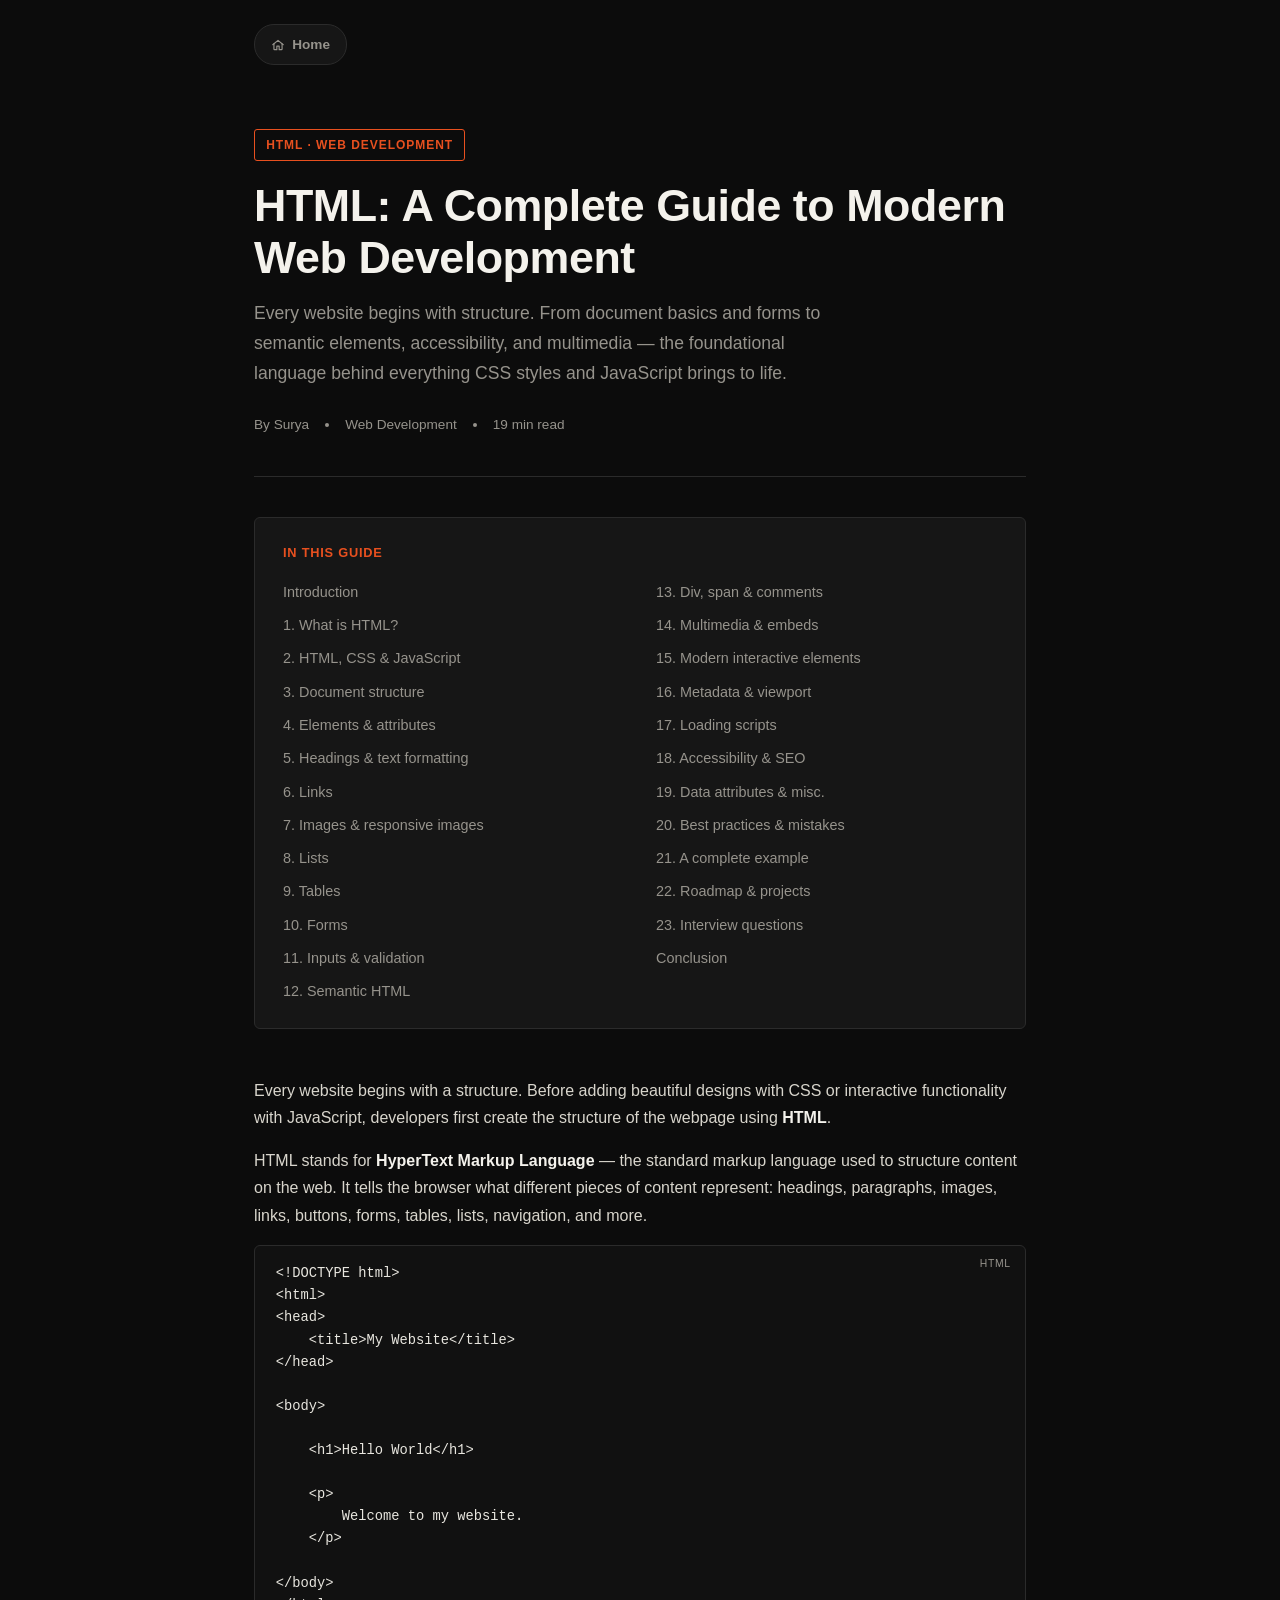
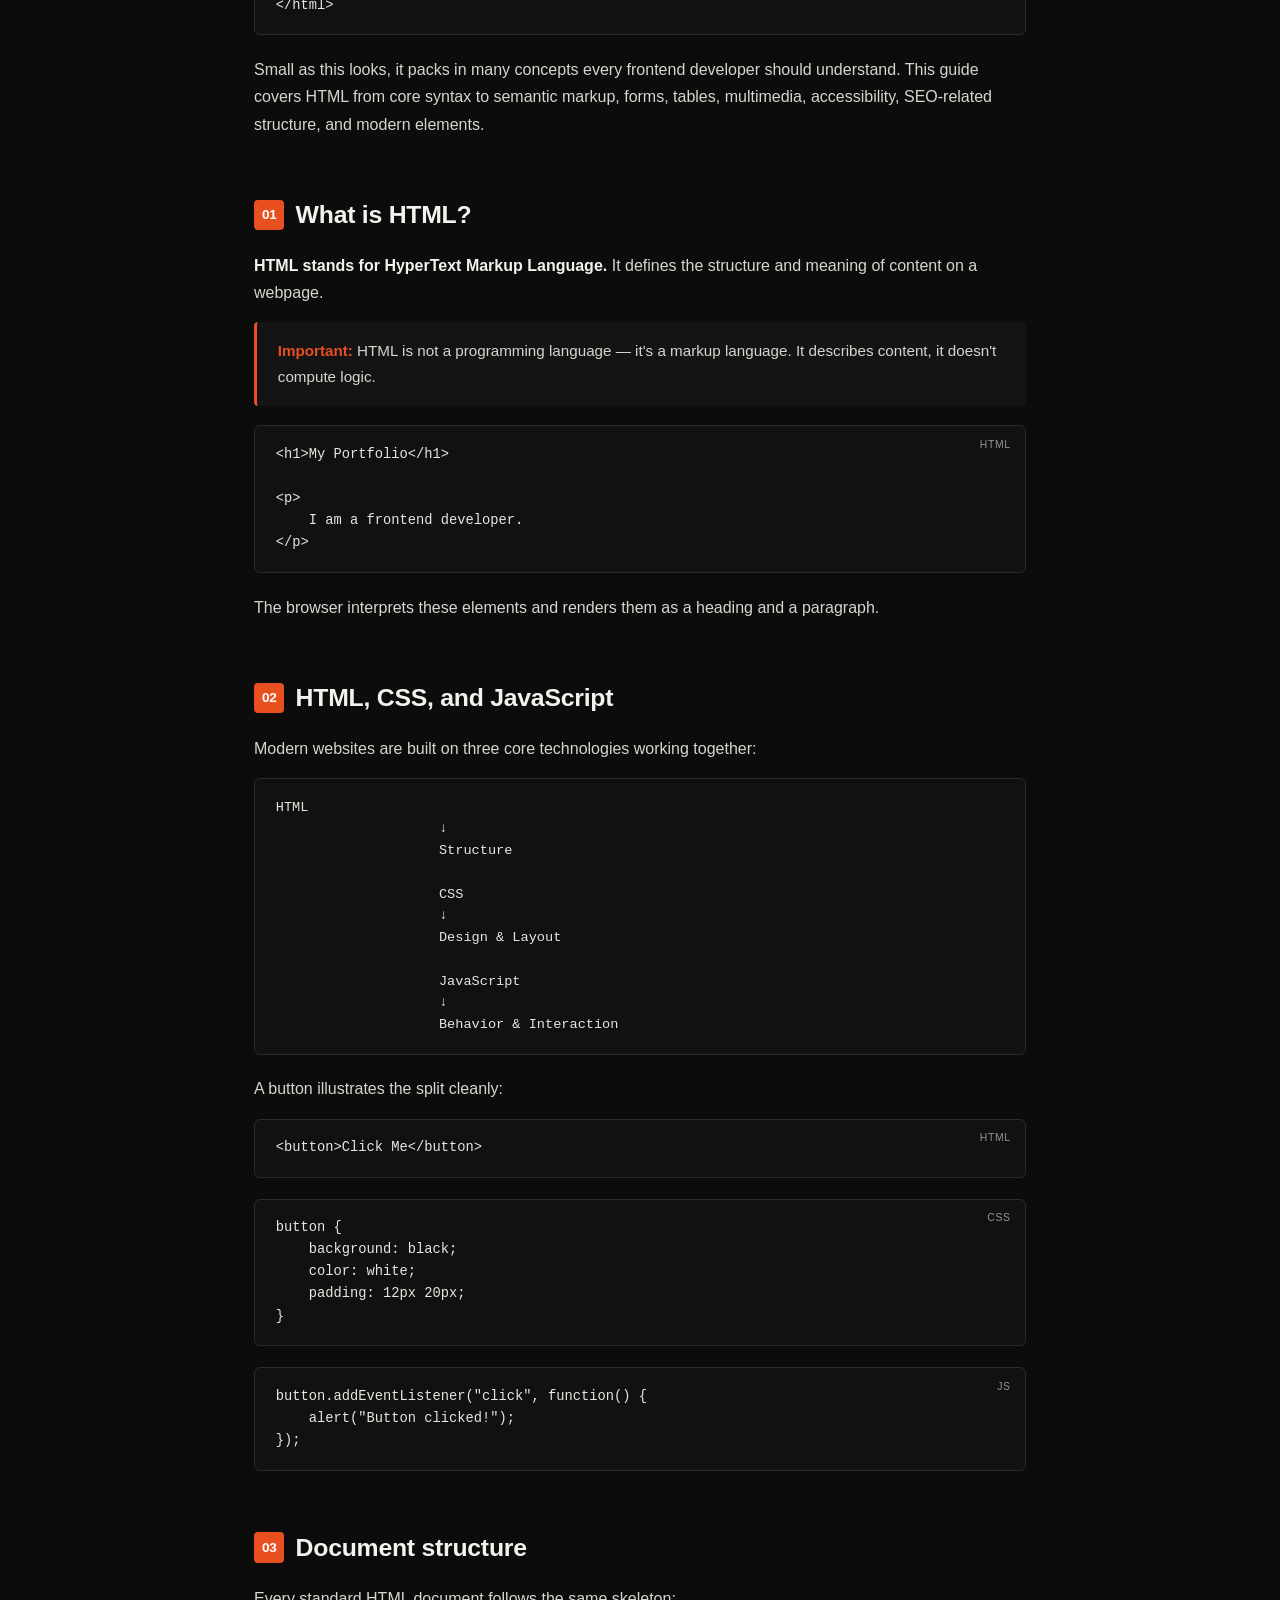
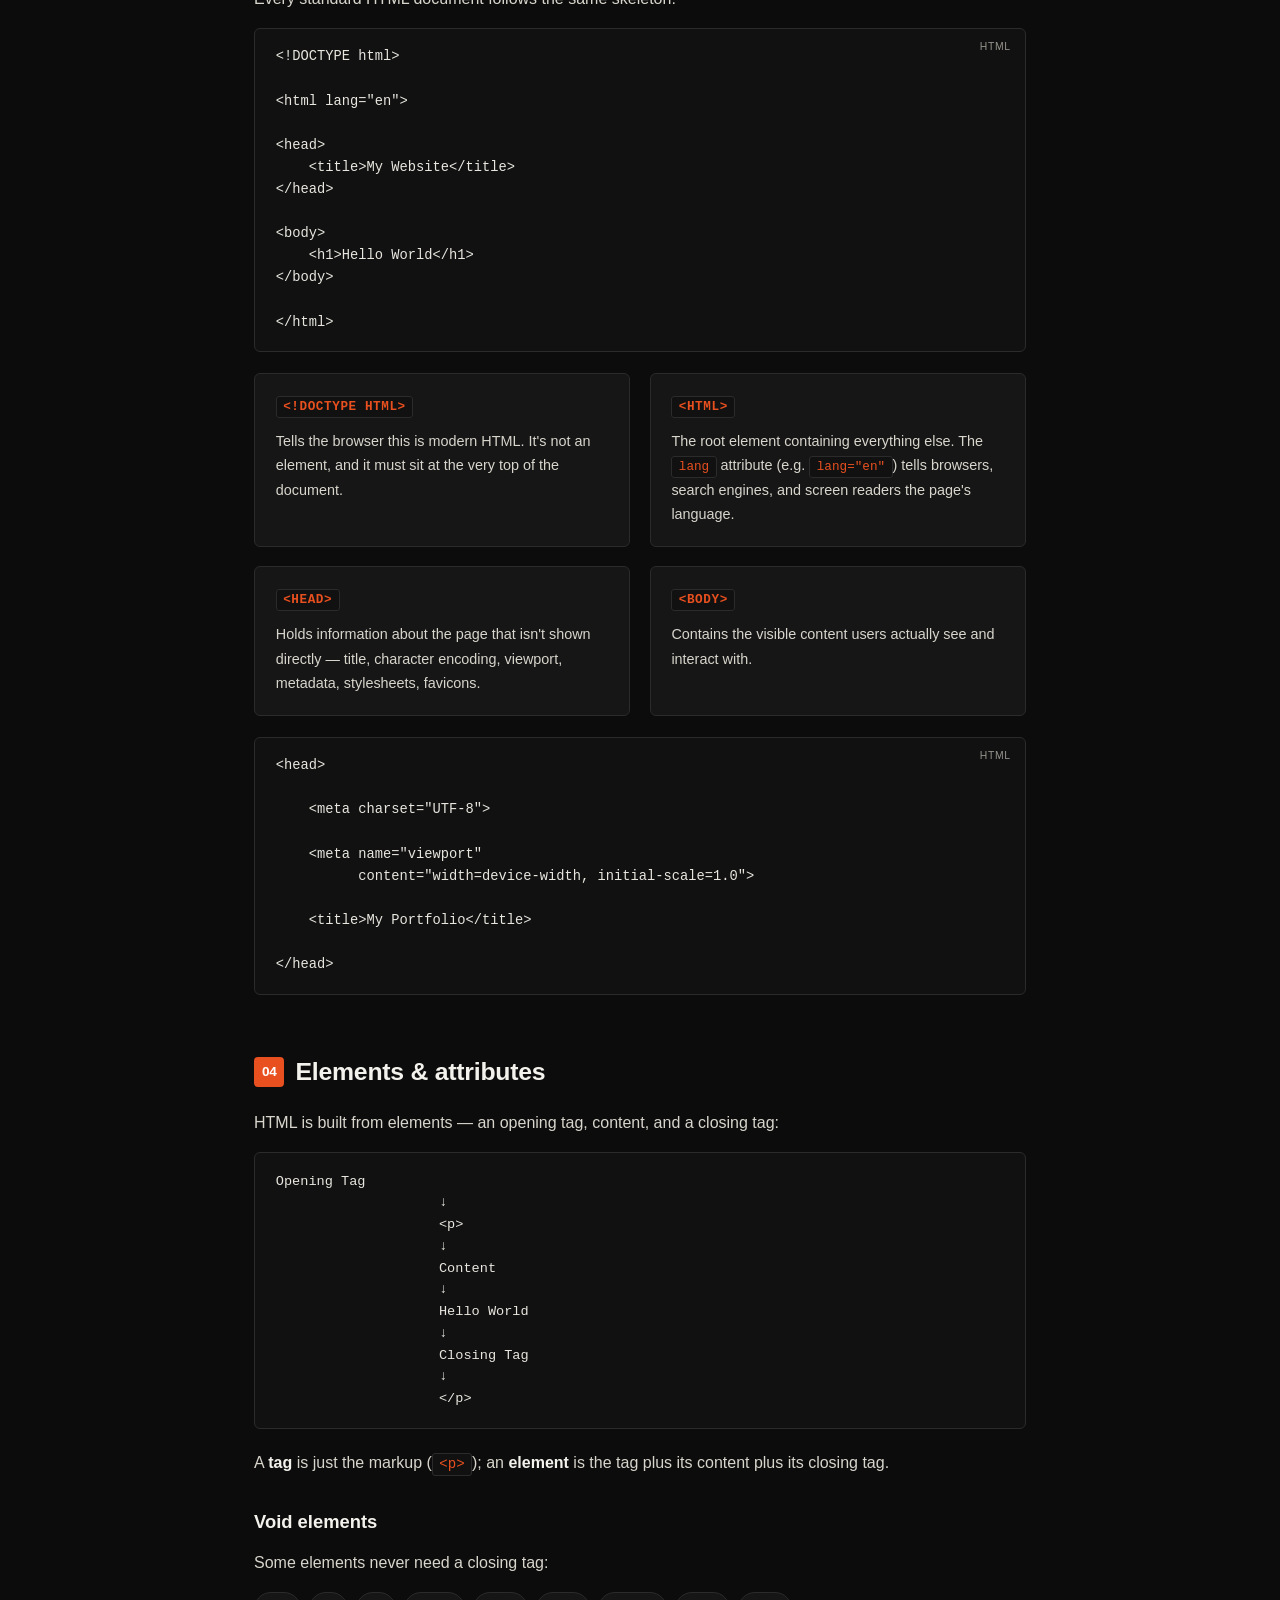
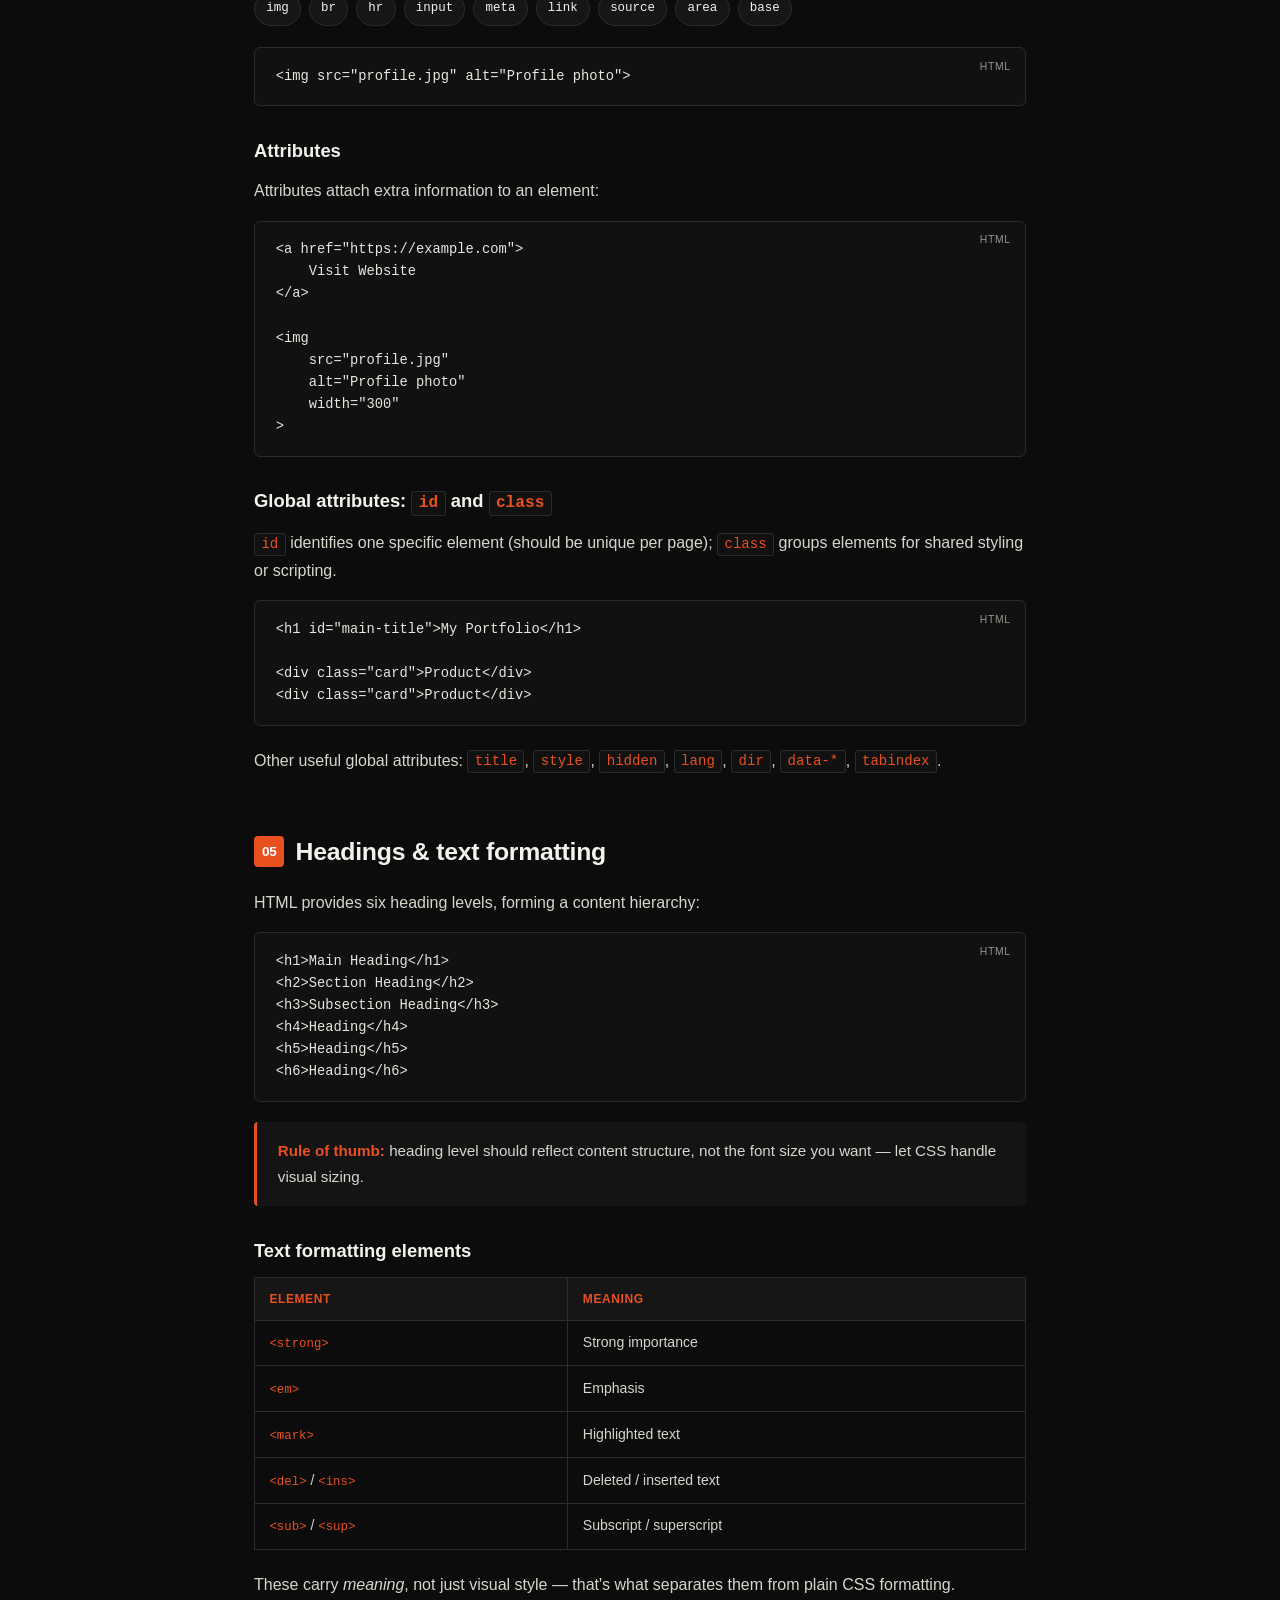
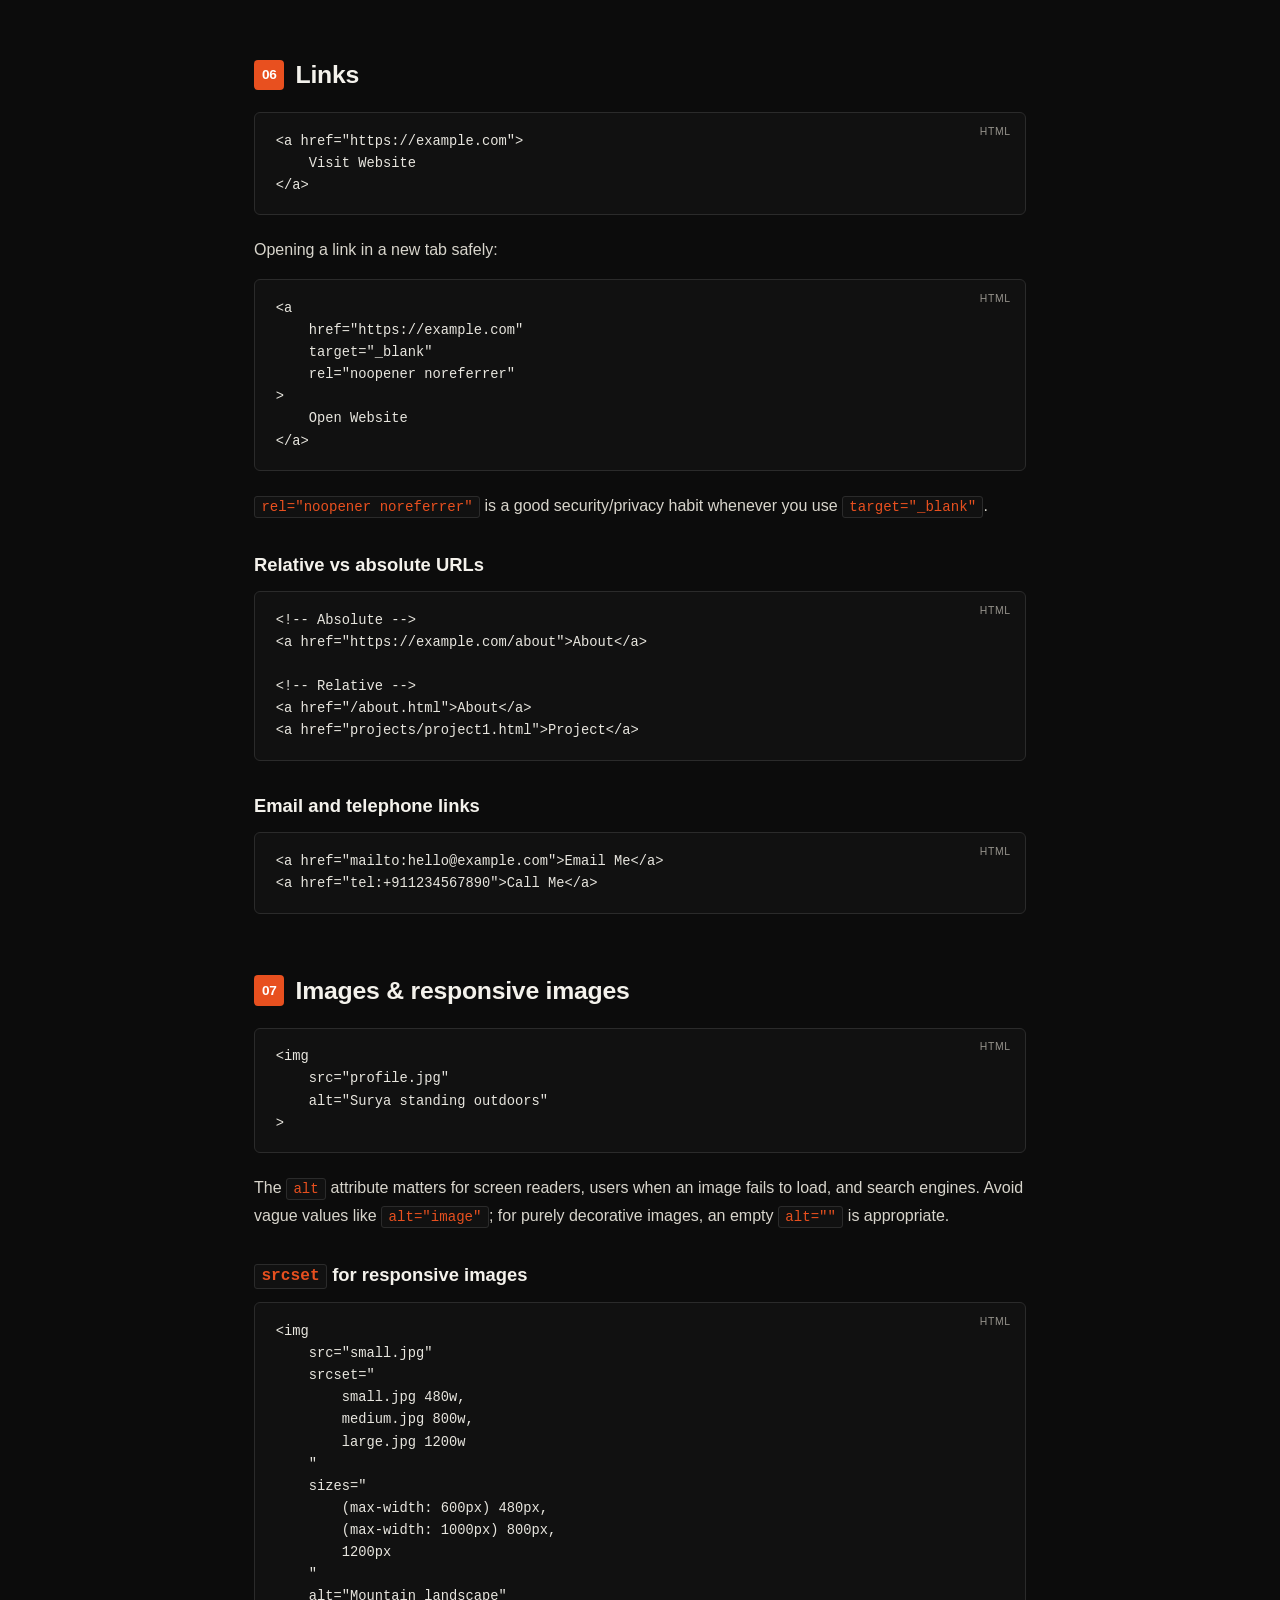
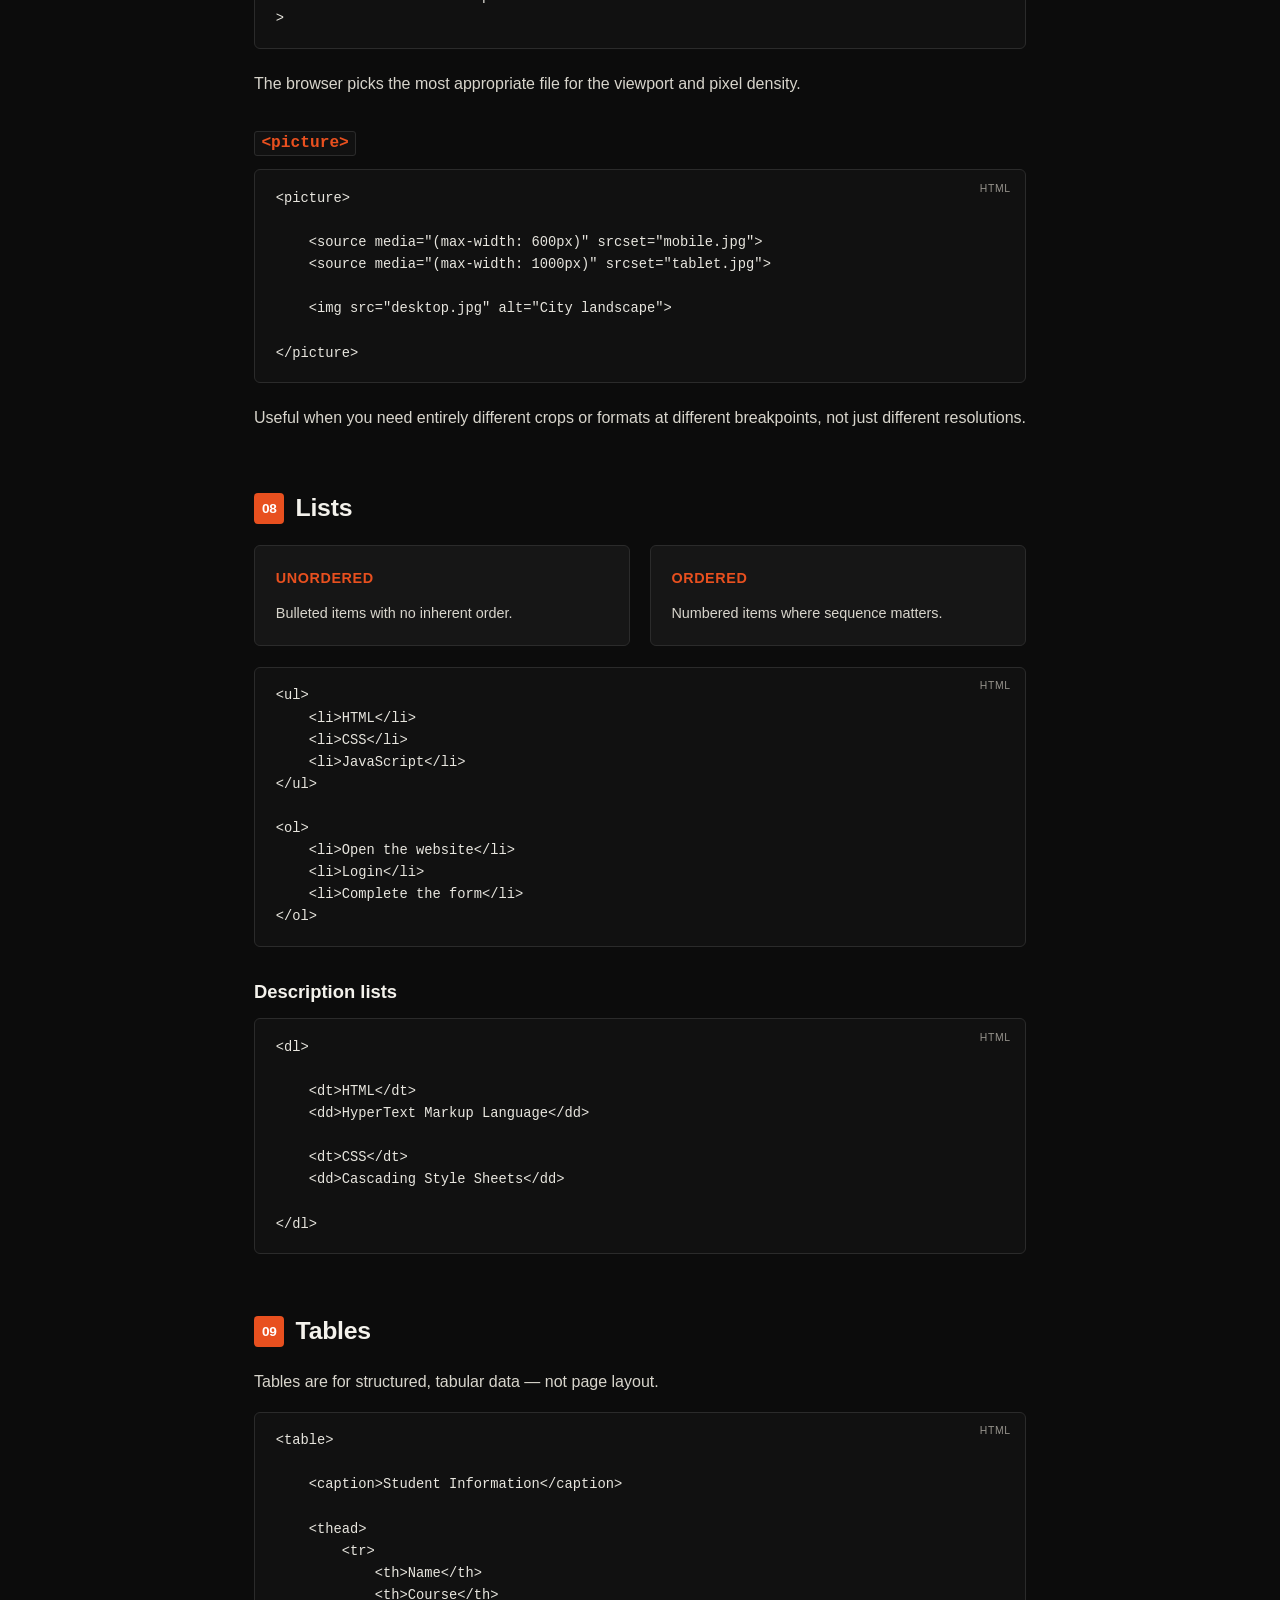
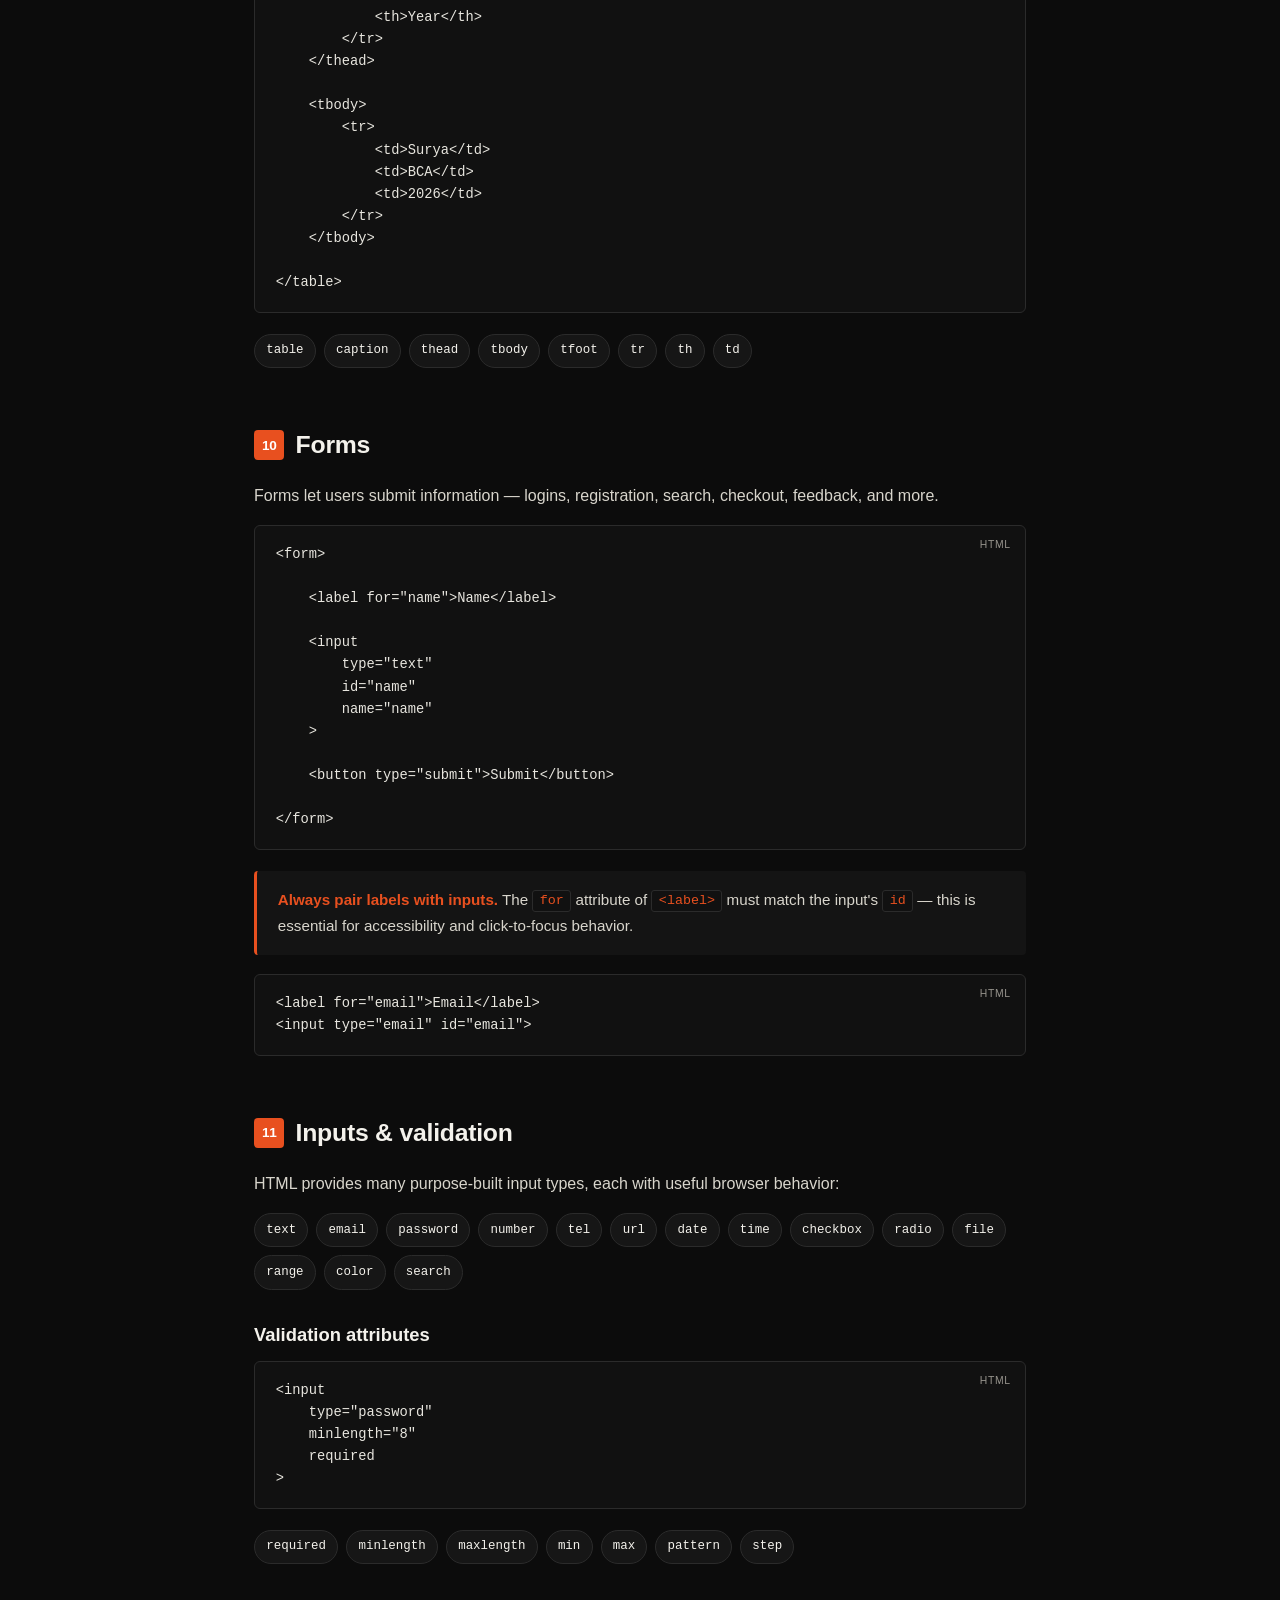
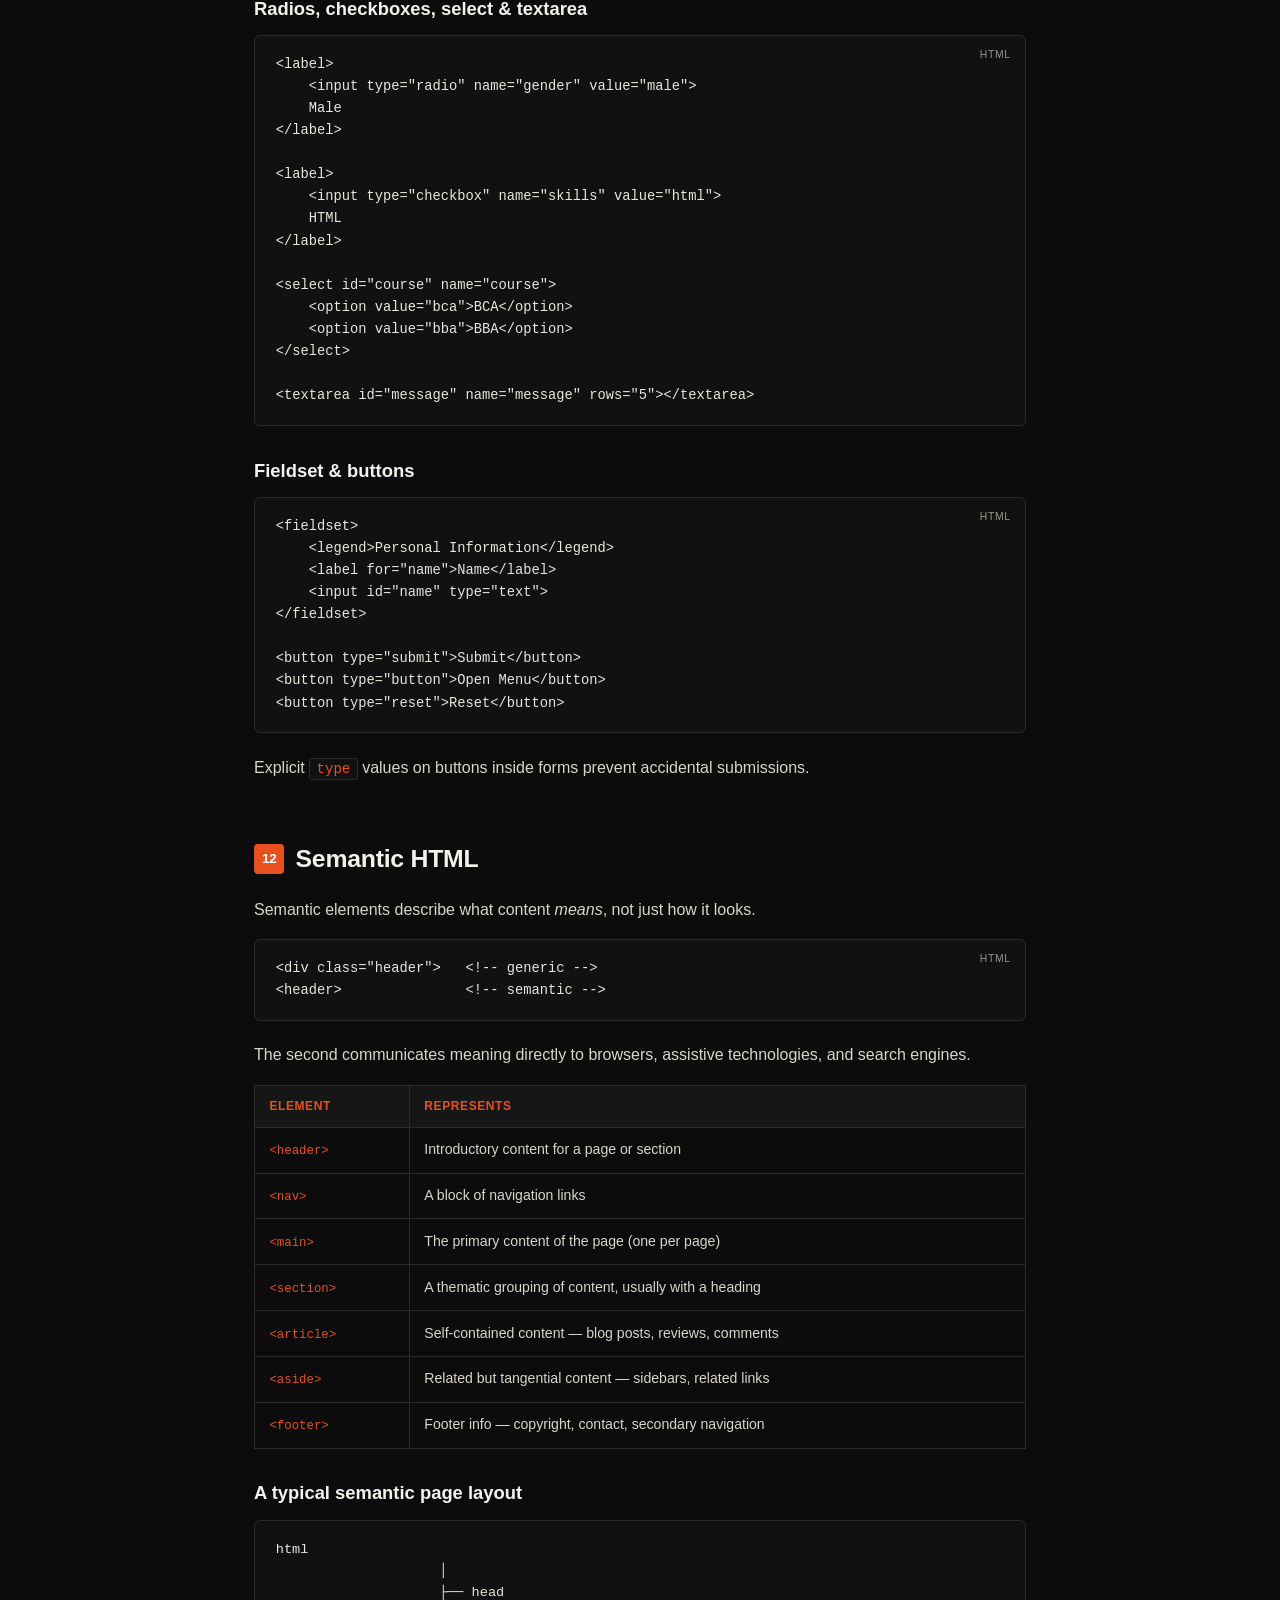
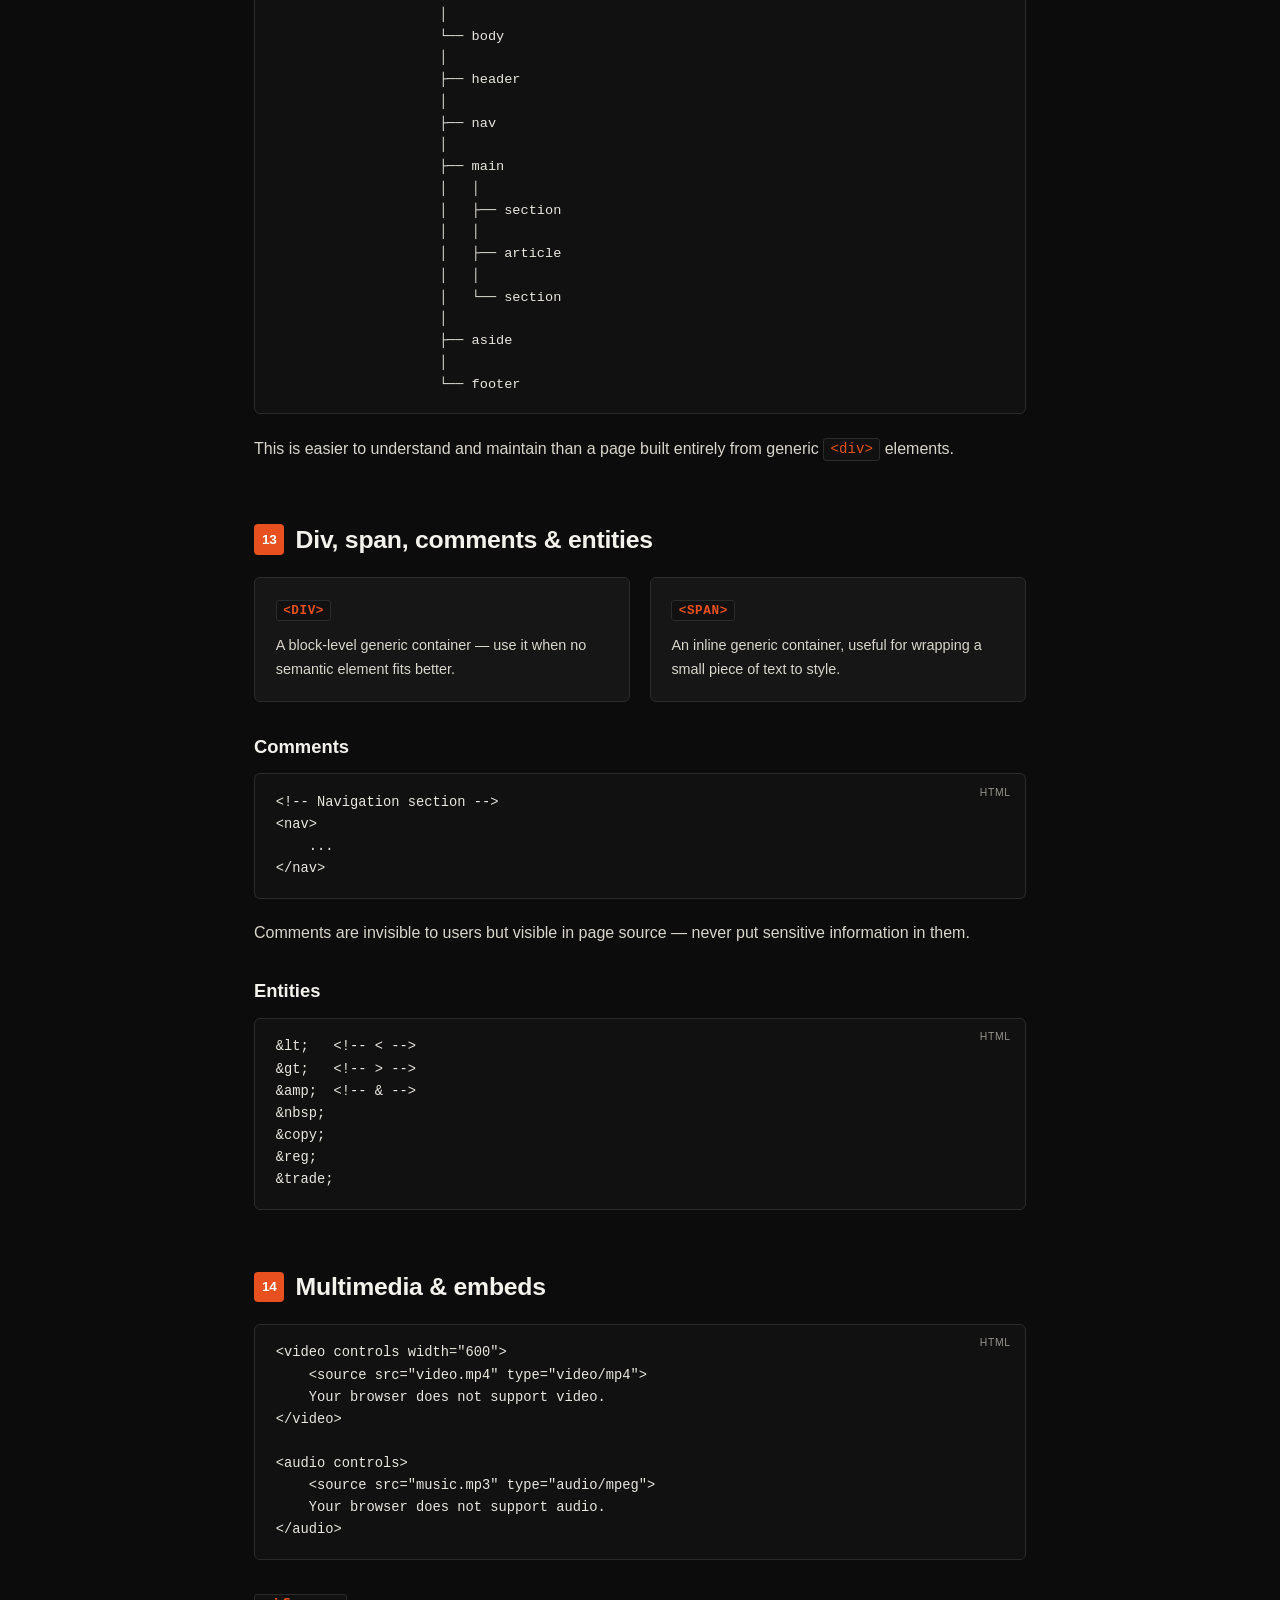
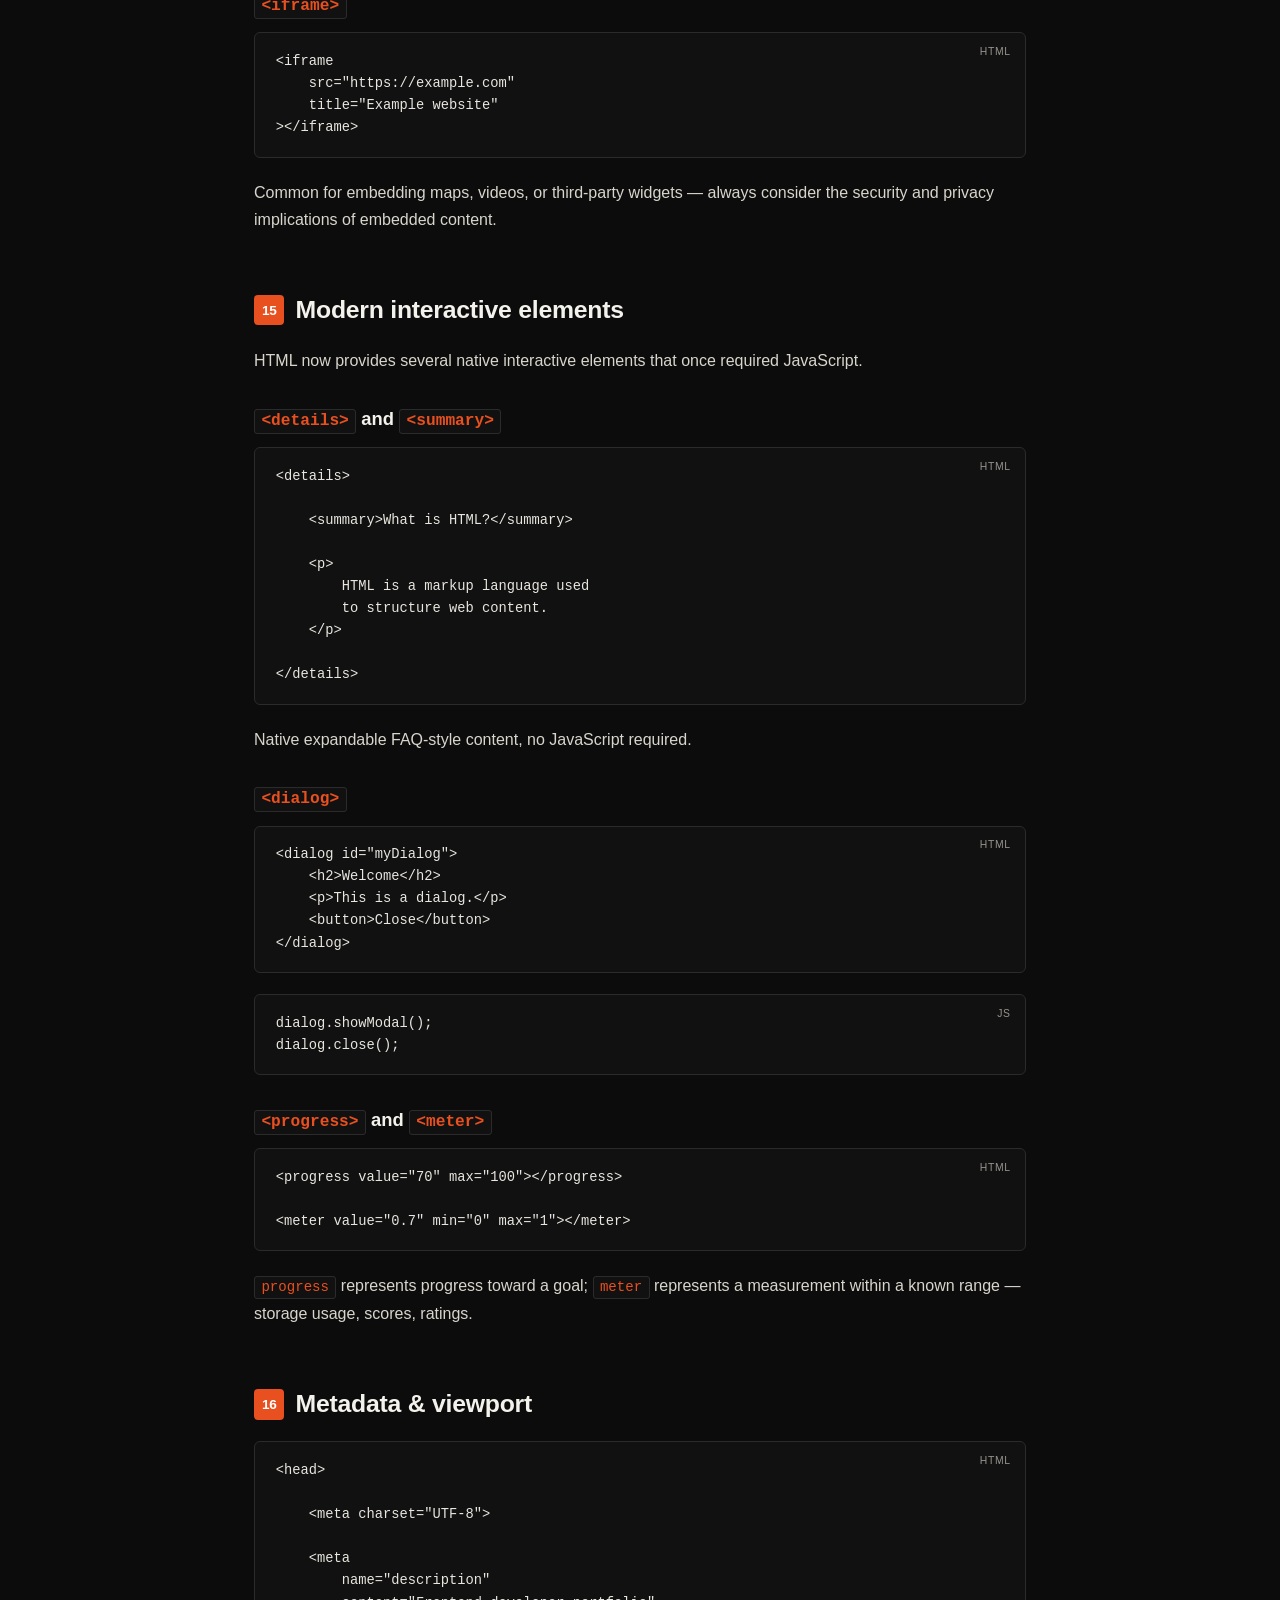
<file: Blog1.html>
<!DOCTYPE html>
<html lang="en">

<head>
    <meta charset="UTF-8">
    <meta name="viewport" content="width=device-width, initial-scale=1.0">
    <title>HTML: A Complete Guide to Modern Web Development</title>
    <style>
        :root {
            --bg: #0c0c0c;
            --surface: #161616;
            --surface-alt: #141414;
            --border: #2b2b2b;
            --text: #f4f2ec;
            --text-muted: #96938c;
            --accent: #e8501f;
            --code-bg: #111111;
            --code-text: #e8e6df;
        }

        *,
        *::before,
        *::after {
            box-sizing: border-box;
        }

        html {
            scroll-behavior: smooth;
        }

        body {
            margin: 0;
            background: var(--bg);
            color: var(--text);
            font-family: 'Segoe UI', -apple-system, BlinkMacSystemFont, Roboto, sans-serif;
            line-height: 1.7;
            -webkit-font-smoothing: antialiased;
        }

        a {
            color: var(--accent);
            text-decoration: none;
        }

        a:hover {
            text-decoration: underline;
        }

        img {
            max-width: 100%;
        }

        /* ---------- Layout ---------- */

        .page-wrapper {
            max-width: 820px;
            margin: 0 auto;
            padding: 0 1.5rem 5rem;
        }

        
        .top-bar {
            padding-top: 1.5rem;
        }

        .home-button {
            display: inline-flex;
            align-items: center;
            gap: 0.45rem;
            font-size: 0.85rem;
            font-weight: 600;
            color: var(--text-muted);
            background: var(--surface);
            border: 1px solid var(--border);
            padding: 0.5rem 1rem;
            border-radius: 20px;
            text-decoration: none;
            transition: color 0.2s ease, border-color 0.2s ease;
        }

        .home-button:hover {
            color: var(--accent);
            border-color: var(--accent);
            text-decoration: none;
        }

        .home-button svg {
            width: 14px;
            height: 14px;
            flex-shrink: 0;
        }

        .article-header {
            padding: 4rem 0 2.5rem;
            border-bottom: 1px solid var(--border);
            margin-bottom: 2.5rem;
        }

        .article-eyebrow {
            display: inline-block;
            font-size: 0.75rem;
            font-weight: 700;
            letter-spacing: 0.08em;
            color: var(--accent);
            text-transform: uppercase;
            border: 1px solid var(--accent);
            padding: 0.3rem 0.7rem;
            border-radius: 3px;
            margin-bottom: 1.2rem;
        }

        .article-title {
            font-size: clamp(2rem, 5vw, 2.8rem);
            line-height: 1.15;
            font-weight: 800;
            letter-spacing: -0.01em;
            margin: 0 0 1rem;
        }

        .article-subtitle {
            color: var(--text-muted);
            font-size: 1.1rem;
            max-width: 60ch;
            margin: 0 0 1.5rem;
        }

        .article-meta {
            display: flex;
            flex-wrap: wrap;
            align-items: center;
            gap: 1rem;
            font-size: 0.85rem;
            color: var(--text-muted);
        }

        .article-meta-dot {
            width: 4px;
            height: 4px;
            border-radius: 50%;
            background: var(--text-muted);
            display: inline-block;
        }

        /* ---------- Table of contents ---------- */

        .toc {
            background: var(--surface);
            border: 1px solid var(--border);
            border-radius: 6px;
            padding: 1.5rem 1.75rem;
            margin-bottom: 3rem;
        }

        .toc-title {
            font-size: 0.8rem;
            font-weight: 700;
            letter-spacing: 0.06em;
            text-transform: uppercase;
            color: var(--accent);
            margin-bottom: 1rem;
        }

        .toc-list {
            columns: 2;
            column-gap: 2rem;
            list-style: none;
            margin: 0;
            padding: 0;
            font-size: 0.9rem;
        }

        .toc-list li {
            break-inside: avoid;
            margin-bottom: 0.55rem;
        }

        .toc-list a {
            color: var(--text-muted);
        }

        .toc-list a:hover {
            color: var(--accent);
            text-decoration: none;
        }

        /* ---------- Article body ---------- */

        article section {
            margin-bottom: 3rem;
        }

        article h2 {
            font-size: 1.55rem;
            font-weight: 700;
            letter-spacing: -0.01em;
            margin: 0 0 1rem;
            padding-top: 0.5rem;
            display: flex;
            align-items: center;
            gap: 0.7rem;
        }

        article h2 .section-number {
            font-size: 0.85rem;
            font-weight: 700;
            color: #fff;
            background: var(--accent);
            width: 1.9rem;
            height: 1.9rem;
            border-radius: 4px;
            display: inline-flex;
            align-items: center;
            justify-content: center;
            flex-shrink: 0;
        }

        article h3 {
            font-size: 1.15rem;
            font-weight: 700;
            margin: 1.8rem 0 0.7rem;
            color: var(--text);
        }

        article p {
            margin: 0 0 1rem;
            color: #d8d5cc;
        }

        article ul,
        article ol {
            margin: 0 0 1.2rem;
            padding-left: 1.4rem;
            color: #d8d5cc;
        }

        article li {
            margin-bottom: 0.4rem;
        }

        strong {
            color: var(--text);
        }

        code {
            font-family: 'Consolas', 'Monaco', 'Courier New', monospace;
            background: var(--code-bg);
            color: var(--accent);
            padding: 0.15rem 0.4rem;
            border-radius: 3px;
            font-size: 0.88em;
            border: 1px solid var(--border);
        }

        pre {
            background: var(--code-bg);
            border: 1px solid var(--border);
            border-radius: 6px;
            padding: 1.1rem 1.3rem;
            overflow-x: auto;
            margin: 0 0 1.3rem;
            position: relative;
        }

        pre code {
            background: none;
            border: none;
            color: var(--code-text);
            padding: 0;
            font-size: 0.86rem;
            line-height: 1.6;
            white-space: pre;
        }

        .code-label {
            position: absolute;
            top: 0.6rem;
            right: 0.9rem;
            font-size: 0.65rem;
            letter-spacing: 0.06em;
            text-transform: uppercase;
            color: var(--text-muted);
            font-family: 'Segoe UI', sans-serif;
        }

        .callout {
            background: var(--surface-alt);
            border-left: 3px solid var(--accent);
            border-radius: 4px;
            padding: 1rem 1.3rem;
            margin: 0 0 1.2rem;
            color: #d8d5cc;
            font-size: 0.95rem;
        }

        .callout strong {
            color: var(--accent);
        }

        .ascii-tree {
            background: var(--code-bg);
            border: 1px solid var(--border);
            border-radius: 6px;
            padding: 1.1rem 1.3rem;
            font-family: 'Consolas', 'Monaco', 'Courier New', monospace;
            font-size: 0.85rem;
            color: var(--code-text);
            line-height: 1.6;
            overflow-x: auto;
            margin-bottom: 1.3rem;
            white-space: pre;
        }

        .two-col {
            display: grid;
            grid-template-columns: 1fr 1fr;
            gap: 1.2rem;
            margin-bottom: 1.3rem;
        }

        .two-col-card {
            background: var(--surface);
            border: 1px solid var(--border);
            border-radius: 6px;
            padding: 1.2rem 1.3rem;
        }

        .two-col-card h4 {
            margin: 0 0 0.7rem;
            font-size: 0.9rem;
            letter-spacing: 0.04em;
            text-transform: uppercase;
            color: var(--accent);
        }

        .two-col-card p {
            margin: 0;
            font-size: 0.9rem;
        }

        .method-table {
            width: 100%;
            border-collapse: collapse;
            margin-bottom: 1.3rem;
            font-size: 0.88rem;
        }

        .method-table th,
        .method-table td {
            border: 1px solid var(--border);
            padding: 0.65rem 0.9rem;
            text-align: left;
        }

        .method-table th {
            background: var(--surface);
            color: var(--accent);
            font-size: 0.75rem;
            text-transform: uppercase;
            letter-spacing: 0.05em;
        }

        .method-table td {
            color: #d8d5cc;
        }

        .method-table code {
            border: none;
            background: transparent;
            padding: 0;
        }

        .tag-row {
            display: flex;
            flex-wrap: wrap;
            gap: 0.5rem;
            margin-bottom: 1.3rem;
        }

        .tag-pill {
            font-family: 'Consolas', 'Monaco', monospace;
            font-size: 0.78rem;
            background: var(--surface);
            border: 1px solid var(--border);
            color: var(--text);
            padding: 0.35rem 0.7rem;
            border-radius: 20px;
        }

        .project-grid {
            display: grid;
            grid-template-columns: repeat(auto-fit, minmax(200px, 1fr));
            gap: 1rem;
            margin-bottom: 1.3rem;
        }

        .project-card {
            background: var(--surface);
            border: 1px solid var(--border);
            border-radius: 6px;
            padding: 1.1rem 1.2rem;
        }

        .project-card h4 {
            margin: 0 0 0.6rem;
            font-size: 0.85rem;
            letter-spacing: 0.04em;
            text-transform: uppercase;
            color: var(--accent);
        }

        .project-card ul {
            margin: 0;
            padding-left: 1.1rem;
            font-size: 0.88rem;
        }

        .project-card li {
            margin-bottom: 0.3rem;
        }

        hr.divider {
            border: none;
            border-top: 1px solid var(--border);
            margin: 2.5rem 0;
        }

        .faq-item {
            border-bottom: 1px solid var(--border);
            padding: 1rem 0;
        }

        .faq-item:last-child {
            border-bottom: none;
        }

        .faq-question {
            font-weight: 700;
            font-size: 0.95rem;
            margin-bottom: 0.4rem;
            display: flex;
            gap: 0.6rem;
        }

        .faq-number {
            color: var(--accent);
        }

        .faq-answer-hint {
            color: var(--text-muted);
            font-size: 0.85rem;
        }

        .back-to-top {
            display: inline-flex;
            align-items: center;
            gap: 0.4rem;
            font-size: 0.8rem;
            color: var(--text-muted);
            margin-top: 1rem;
        }

        .back-to-top:hover {
            color: var(--accent);
        }

        .conclusion-box {
            background: linear-gradient(135deg, rgba(232, 80, 31, 0.12), rgba(232, 80, 31, 0.02));
            border: 1px solid var(--accent);
            border-radius: 8px;
            padding: 2rem;
            margin-top: 1rem;
        }

        .conclusion-flow {
            font-family: 'Consolas', 'Monaco', monospace;
            text-align: center;
            color: var(--accent);
            font-size: 0.95rem;
            line-height: 2.1;
            margin: 1.2rem 0;
        }

        footer.article-footer {
            border-top: 1px solid var(--border);
            margin-top: 3rem;
            padding-top: 2rem;
            color: var(--text-muted);
            font-size: 0.85rem;
            text-align: center;
        }

        footer.article-footer .heart {
            color: var(--accent);
        }

        @media (max-width: 620px) {
            .toc-list {
                columns: 1;
            }

            .two-col {
                grid-template-columns: 1fr;
            }

            .article-header {
                padding-top: 2.5rem;
            }
        }
    </style>
</head>

<body>

    <div class="page-wrapper">

        
        <div class="top-bar">
            <a class="home-button" href="./index.html">
                <svg viewBox="0 0 24 24" fill="none" stroke="currentColor" stroke-width="2" stroke-linecap="round"
                    stroke-linejoin="round">
                    <path d="M3 11.5 12 4l9 7.5" />
                    <path d="M5 10v9a1 1 0 0 0 1 1h4v-6h4v6h4a1 1 0 0 0 1-1v-9" />
                </svg>
                Home
            </a>
        </div>

        <header class="article-header">
            <span class="article-eyebrow">HTML · Web Development</span>
            <h1 class="article-title">HTML: A Complete Guide to Modern Web Development</h1>
            <p class="article-subtitle">
                Every website begins with structure. From document basics and forms to semantic
                elements, accessibility, and multimedia — the foundational language behind everything
                CSS styles and JavaScript brings to life.
            </p>
            <div class="article-meta">
                <span>By Surya</span>
                <span class="article-meta-dot"></span>
                <span>Web Development</span>
                <span class="article-meta-dot"></span>
                <span>19 min read</span>
            </div>
        </header>

        <nav class="toc" aria-label="Table of contents">
            <div class="toc-title">In this guide</div>
            <ul class="toc-list">
                <li><a href="#intro">Introduction</a></li>
                <li><a href="#what-is-html">1. What is HTML?</a></li>
                <li><a href="#trio">2. HTML, CSS & JavaScript</a></li>
                <li><a href="#document-structure">3. Document structure</a></li>
                <li><a href="#elements-attributes">4. Elements & attributes</a></li>
                <li><a href="#headings-text">5. Headings & text formatting</a></li>
                <li><a href="#links">6. Links</a></li>
                <li><a href="#images">7. Images & responsive images</a></li>
                <li><a href="#lists">8. Lists</a></li>
                <li><a href="#tables">9. Tables</a></li>
                <li><a href="#forms">10. Forms</a></li>
                <li><a href="#form-inputs">11. Inputs & validation</a></li>
                <li><a href="#semantic">12. Semantic HTML</a></li>
                <li><a href="#div-span-comments">13. Div, span & comments</a></li>
                <li><a href="#multimedia">14. Multimedia & embeds</a></li>
                <li><a href="#modern-elements">15. Modern interactive elements</a></li>
                <li><a href="#metadata">16. Metadata & viewport</a></li>
                <li><a href="#scripts">17. Loading scripts</a></li>
                <li><a href="#accessibility">18. Accessibility & SEO</a></li>
                <li><a href="#data-attrs">19. Data attributes & misc.</a></li>
                <li><a href="#best-practices">20. Best practices & mistakes</a></li>
                <li><a href="#example">21. A complete example</a></li>
                <li><a href="#roadmap">22. Roadmap & projects</a></li>
                <li><a href="#faq">23. Interview questions</a></li>
                <li><a href="#conclusion">Conclusion</a></li>
            </ul>
        </nav>

        <article>

            <section id="intro">
                <p>
                    Every website begins with a structure. Before adding beautiful designs with CSS or
                    interactive functionality with JavaScript, developers first create the structure of
                    the webpage using <strong>HTML</strong>.
                </p>
                <p>
                    HTML stands for <strong>HyperText Markup Language</strong> — the standard markup
                    language used to structure content on the web. It tells the browser what different
                    pieces of content represent: headings, paragraphs, images, links, buttons, forms,
                    tables, lists, navigation, and more.
                </p>
                <pre><span class="code-label">html</span><code>&lt;!DOCTYPE html&gt;
&lt;html&gt;
&lt;head&gt;
    &lt;title&gt;My Website&lt;/title&gt;
&lt;/head&gt;

&lt;body&gt;

    &lt;h1&gt;Hello World&lt;/h1&gt;

    &lt;p&gt;
        Welcome to my website.
    &lt;/p&gt;

&lt;/body&gt;
&lt;/html&gt;</code></pre>
                <p>
                    Small as this looks, it packs in many concepts every frontend developer should
                    understand. This guide covers HTML from core syntax to semantic markup, forms, tables,
                    multimedia, accessibility, SEO-related structure, and modern elements.
                </p>
            </section>

            <section id="what-is-html">
                <h2><span class="section-number">01</span>What is HTML?</h2>
                <p><strong>HTML stands for HyperText Markup Language.</strong> It defines the structure and meaning of
                    content on a webpage.</p>
                <div class="callout">
                    <strong>Important:</strong> HTML is not a programming language — it's a markup language. It
                    describes content, it doesn't compute logic.
                </div>
                <pre><span class="code-label">html</span><code>&lt;h1&gt;My Portfolio&lt;/h1&gt;

&lt;p&gt;
    I am a frontend developer.
&lt;/p&gt;</code></pre>
                <p>The browser interprets these elements and renders them as a heading and a paragraph.</p>
            </section>

            <section id="trio">
                <h2><span class="section-number">02</span>HTML, CSS, and JavaScript</h2>
                <p>Modern websites are built on three core technologies working together:</p>
                <div class="ascii-tree">HTML
                    ↓
                    Structure

                    CSS
                    ↓
                    Design & Layout

                    JavaScript
                    ↓
                    Behavior & Interaction</div>
                <p>A button illustrates the split cleanly:</p>
                <pre><span class="code-label">html</span><code>&lt;button&gt;Click Me&lt;/button&gt;</code></pre>
                <pre><span class="code-label">css</span><code>button {
    background: black;
    color: white;
    padding: 12px 20px;
}</code></pre>
                <pre><span class="code-label">js</span><code>button.addEventListener("click", function() {
    alert("Button clicked!");
});</code></pre>
            </section>

            <section id="document-structure">
                <h2><span class="section-number">03</span>Document structure</h2>
                <p>Every standard HTML document follows the same skeleton:</p>
                <pre><span class="code-label">html</span><code>&lt;!DOCTYPE html&gt;

&lt;html lang="en"&gt;

&lt;head&gt;
    &lt;title&gt;My Website&lt;/title&gt;
&lt;/head&gt;

&lt;body&gt;
    &lt;h1&gt;Hello World&lt;/h1&gt;
&lt;/body&gt;

&lt;/html&gt;</code></pre>

                <div class="two-col">
                    <div class="two-col-card">
                        <h4><code>&lt;!DOCTYPE html&gt;</code></h4>
                        <p>Tells the browser this is modern HTML. It's not an element, and it must sit at the very top
                            of the document.</p>
                    </div>
                    <div class="two-col-card">
                        <h4><code>&lt;html&gt;</code></h4>
                        <p>The root element containing everything else. The <code>lang</code> attribute (e.g.
                            <code>lang="en"</code>) tells browsers, search engines, and screen readers the page's
                            language.</p>
                    </div>
                    <div class="two-col-card">
                        <h4><code>&lt;head&gt;</code></h4>
                        <p>Holds information about the page that isn't shown directly — title, character encoding,
                            viewport, metadata, stylesheets, favicons.</p>
                    </div>
                    <div class="two-col-card">
                        <h4><code>&lt;body&gt;</code></h4>
                        <p>Contains the visible content users actually see and interact with.</p>
                    </div>
                </div>
                <pre><span class="code-label">html</span><code>&lt;head&gt;

    &lt;meta charset="UTF-8"&gt;

    &lt;meta name="viewport"
          content="width=device-width, initial-scale=1.0"&gt;

    &lt;title&gt;My Portfolio&lt;/title&gt;

&lt;/head&gt;</code></pre>
            </section>

            <section id="elements-attributes">
                <h2><span class="section-number">04</span>Elements & attributes</h2>
                <p>HTML is built from elements — an opening tag, content, and a closing tag:</p>
                <div class="ascii-tree">Opening Tag
                    ↓
                    &lt;p&gt;
                    ↓
                    Content
                    ↓
                    Hello World
                    ↓
                    Closing Tag
                    ↓
                    &lt;/p&gt;</div>
                <p>A <strong>tag</strong> is just the markup (<code>&lt;p&gt;</code>); an <strong>element</strong> is
                    the tag plus its content plus its closing tag.</p>

                <h3>Void elements</h3>
                <p>Some elements never need a closing tag:</p>
                <div class="tag-row">
                    <span class="tag-pill">img</span>
                    <span class="tag-pill">br</span>
                    <span class="tag-pill">hr</span>
                    <span class="tag-pill">input</span>
                    <span class="tag-pill">meta</span>
                    <span class="tag-pill">link</span>
                    <span class="tag-pill">source</span>
                    <span class="tag-pill">area</span>
                    <span class="tag-pill">base</span>
                </div>
                <pre><span class="code-label">html</span><code>&lt;img src="profile.jpg" alt="Profile photo"&gt;</code></pre>

                <h3>Attributes</h3>
                <p>Attributes attach extra information to an element:</p>
                <pre><span class="code-label">html</span><code>&lt;a href="https://example.com"&gt;
    Visit Website
&lt;/a&gt;

&lt;img
    src="profile.jpg"
    alt="Profile photo"
    width="300"
&gt;</code></pre>

                <h3>Global attributes: <code>id</code> and <code>class</code></h3>
                <p><code>id</code> identifies one specific element (should be unique per page); <code>class</code>
                    groups elements for shared styling or scripting.</p>
                <pre><span class="code-label">html</span><code>&lt;h1 id="main-title"&gt;My Portfolio&lt;/h1&gt;

&lt;div class="card"&gt;Product&lt;/div&gt;
&lt;div class="card"&gt;Product&lt;/div&gt;</code></pre>
                <p>Other useful global attributes: <code>title</code>, <code>style</code>, <code>hidden</code>,
                    <code>lang</code>, <code>dir</code>, <code>data-*</code>, <code>tabindex</code>.</p>
            </section>

            <section id="headings-text">
                <h2><span class="section-number">05</span>Headings & text formatting</h2>
                <p>HTML provides six heading levels, forming a content hierarchy:</p>
                <pre><span class="code-label">html</span><code>&lt;h1&gt;Main Heading&lt;/h1&gt;
&lt;h2&gt;Section Heading&lt;/h2&gt;
&lt;h3&gt;Subsection Heading&lt;/h3&gt;
&lt;h4&gt;Heading&lt;/h4&gt;
&lt;h5&gt;Heading&lt;/h5&gt;
&lt;h6&gt;Heading&lt;/h6&gt;</code></pre>
                <div class="callout">
                    <strong>Rule of thumb:</strong> heading level should reflect content structure, not the font size
                    you want — let CSS handle visual sizing.
                </div>

                <h3>Text formatting elements</h3>
                <table class="method-table">
                    <thead>
                        <tr>
                            <th>Element</th>
                            <th>Meaning</th>
                        </tr>
                    </thead>
                    <tbody>
                        <tr>
                            <td><code>&lt;strong&gt;</code></td>
                            <td>Strong importance</td>
                        </tr>
                        <tr>
                            <td><code>&lt;em&gt;</code></td>
                            <td>Emphasis</td>
                        </tr>
                        <tr>
                            <td><code>&lt;mark&gt;</code></td>
                            <td>Highlighted text</td>
                        </tr>
                        <tr>
                            <td><code>&lt;del&gt;</code> / <code>&lt;ins&gt;</code></td>
                            <td>Deleted / inserted text</td>
                        </tr>
                        <tr>
                            <td><code>&lt;sub&gt;</code> / <code>&lt;sup&gt;</code></td>
                            <td>Subscript / superscript</td>
                        </tr>
                    </tbody>
                </table>
                <p>These carry <em>meaning</em>, not just visual style — that's what separates them from plain CSS
                    formatting.</p>
            </section>

            <section id="links">
                <h2><span class="section-number">06</span>Links</h2>
                <pre><span class="code-label">html</span><code>&lt;a href="https://example.com"&gt;
    Visit Website
&lt;/a&gt;</code></pre>
                <p>Opening a link in a new tab safely:</p>
                <pre><span class="code-label">html</span><code>&lt;a
    href="https://example.com"
    target="_blank"
    rel="noopener noreferrer"
&gt;
    Open Website
&lt;/a&gt;</code></pre>
                <p><code>rel="noopener noreferrer"</code> is a good security/privacy habit whenever you use
                    <code>target="_blank"</code>.</p>

                <h3>Relative vs absolute URLs</h3>
                <pre><span class="code-label">html</span><code>&lt;!-- Absolute --&gt;
&lt;a href="https://example.com/about"&gt;About&lt;/a&gt;

&lt;!-- Relative --&gt;
&lt;a href="/about.html"&gt;About&lt;/a&gt;
&lt;a href="projects/project1.html"&gt;Project&lt;/a&gt;</code></pre>

                <h3>Email and telephone links</h3>
                <pre><span class="code-label">html</span><code>&lt;a href="mailto:hello@example.com"&gt;Email Me&lt;/a&gt;
&lt;a href="tel:+911234567890"&gt;Call Me&lt;/a&gt;</code></pre>
            </section>

            <section id="images">
                <h2><span class="section-number">07</span>Images & responsive images</h2>
                <pre><span class="code-label">html</span><code>&lt;img
    src="profile.jpg"
    alt="Surya standing outdoors"
&gt;</code></pre>
                <p>The <code>alt</code> attribute matters for screen readers, users when an image fails to load, and
                    search engines. Avoid vague values like <code>alt="image"</code>; for purely decorative images,
                    an empty <code>alt=""</code> is appropriate.</p>

                <h3><code>srcset</code> for responsive images</h3>
                <pre><span class="code-label">html</span><code>&lt;img
    src="small.jpg"
    srcset="
        small.jpg 480w,
        medium.jpg 800w,
        large.jpg 1200w
    "
    sizes="
        (max-width: 600px) 480px,
        (max-width: 1000px) 800px,
        1200px
    "
    alt="Mountain landscape"
&gt;</code></pre>
                <p>The browser picks the most appropriate file for the viewport and pixel density.</p>

                <h3><code>&lt;picture&gt;</code></h3>
                <pre><span class="code-label">html</span><code>&lt;picture&gt;

    &lt;source media="(max-width: 600px)" srcset="mobile.jpg"&gt;
    &lt;source media="(max-width: 1000px)" srcset="tablet.jpg"&gt;

    &lt;img src="desktop.jpg" alt="City landscape"&gt;

&lt;/picture&gt;</code></pre>
                <p>Useful when you need entirely different crops or formats at different breakpoints, not just
                    different resolutions.</p>
            </section>

            <section id="lists">
                <h2><span class="section-number">08</span>Lists</h2>
                <div class="two-col">
                    <div class="two-col-card">
                        <h4>Unordered</h4>
                        <p>Bulleted items with no inherent order.</p>
                    </div>
                    <div class="two-col-card">
                        <h4>Ordered</h4>
                        <p>Numbered items where sequence matters.</p>
                    </div>
                </div>
                <pre><span class="code-label">html</span><code>&lt;ul&gt;
    &lt;li&gt;HTML&lt;/li&gt;
    &lt;li&gt;CSS&lt;/li&gt;
    &lt;li&gt;JavaScript&lt;/li&gt;
&lt;/ul&gt;

&lt;ol&gt;
    &lt;li&gt;Open the website&lt;/li&gt;
    &lt;li&gt;Login&lt;/li&gt;
    &lt;li&gt;Complete the form&lt;/li&gt;
&lt;/ol&gt;</code></pre>

                <h3>Description lists</h3>
                <pre><span class="code-label">html</span><code>&lt;dl&gt;

    &lt;dt&gt;HTML&lt;/dt&gt;
    &lt;dd&gt;HyperText Markup Language&lt;/dd&gt;

    &lt;dt&gt;CSS&lt;/dt&gt;
    &lt;dd&gt;Cascading Style Sheets&lt;/dd&gt;

&lt;/dl&gt;</code></pre>
            </section>

            <section id="tables">
                <h2><span class="section-number">09</span>Tables</h2>
                <p>Tables are for structured, tabular data — not page layout.</p>
                <pre><span class="code-label">html</span><code>&lt;table&gt;

    &lt;caption&gt;Student Information&lt;/caption&gt;

    &lt;thead&gt;
        &lt;tr&gt;
            &lt;th&gt;Name&lt;/th&gt;
            &lt;th&gt;Course&lt;/th&gt;
            &lt;th&gt;Year&lt;/th&gt;
        &lt;/tr&gt;
    &lt;/thead&gt;

    &lt;tbody&gt;
        &lt;tr&gt;
            &lt;td&gt;Surya&lt;/td&gt;
            &lt;td&gt;BCA&lt;/td&gt;
            &lt;td&gt;2026&lt;/td&gt;
        &lt;/tr&gt;
    &lt;/tbody&gt;

&lt;/table&gt;</code></pre>
                <div class="tag-row">
                    <span class="tag-pill">table</span>
                    <span class="tag-pill">caption</span>
                    <span class="tag-pill">thead</span>
                    <span class="tag-pill">tbody</span>
                    <span class="tag-pill">tfoot</span>
                    <span class="tag-pill">tr</span>
                    <span class="tag-pill">th</span>
                    <span class="tag-pill">td</span>
                </div>
            </section>

            <section id="forms">
                <h2><span class="section-number">10</span>Forms</h2>
                <p>Forms let users submit information — logins, registration, search, checkout, feedback, and more.
                </p>
                <pre><span class="code-label">html</span><code>&lt;form&gt;

    &lt;label for="name"&gt;Name&lt;/label&gt;

    &lt;input
        type="text"
        id="name"
        name="name"
    &gt;

    &lt;button type="submit"&gt;Submit&lt;/button&gt;

&lt;/form&gt;</code></pre>
                <div class="callout">
                    <strong>Always pair labels with inputs.</strong> The <code>for</code> attribute of
                    <code>&lt;label&gt;</code> must match the input's <code>id</code> — this is essential for
                    accessibility and click-to-focus behavior.
                </div>
                <pre><span class="code-label">html</span><code>&lt;label for="email"&gt;Email&lt;/label&gt;
&lt;input type="email" id="email"&gt;</code></pre>
            </section>

            <section id="form-inputs">
                <h2><span class="section-number">11</span>Inputs & validation</h2>
                <p>HTML provides many purpose-built input types, each with useful browser behavior:</p>
                <div class="tag-row">
                    <span class="tag-pill">text</span>
                    <span class="tag-pill">email</span>
                    <span class="tag-pill">password</span>
                    <span class="tag-pill">number</span>
                    <span class="tag-pill">tel</span>
                    <span class="tag-pill">url</span>
                    <span class="tag-pill">date</span>
                    <span class="tag-pill">time</span>
                    <span class="tag-pill">checkbox</span>
                    <span class="tag-pill">radio</span>
                    <span class="tag-pill">file</span>
                    <span class="tag-pill">range</span>
                    <span class="tag-pill">color</span>
                    <span class="tag-pill">search</span>
                </div>

                <h3>Validation attributes</h3>
                <pre><span class="code-label">html</span><code>&lt;input
    type="password"
    minlength="8"
    required
&gt;</code></pre>
                <div class="tag-row">
                    <span class="tag-pill">required</span>
                    <span class="tag-pill">minlength</span>
                    <span class="tag-pill">maxlength</span>
                    <span class="tag-pill">min</span>
                    <span class="tag-pill">max</span>
                    <span class="tag-pill">pattern</span>
                    <span class="tag-pill">step</span>
                </div>

                <h3>Radios, checkboxes, select & textarea</h3>
                <pre><span class="code-label">html</span><code>&lt;label&gt;
    &lt;input type="radio" name="gender" value="male"&gt;
    Male
&lt;/label&gt;

&lt;label&gt;
    &lt;input type="checkbox" name="skills" value="html"&gt;
    HTML
&lt;/label&gt;

&lt;select id="course" name="course"&gt;
    &lt;option value="bca"&gt;BCA&lt;/option&gt;
    &lt;option value="bba"&gt;BBA&lt;/option&gt;
&lt;/select&gt;

&lt;textarea id="message" name="message" rows="5"&gt;&lt;/textarea&gt;</code></pre>

                <h3>Fieldset & buttons</h3>
                <pre><span class="code-label">html</span><code>&lt;fieldset&gt;
    &lt;legend&gt;Personal Information&lt;/legend&gt;
    &lt;label for="name"&gt;Name&lt;/label&gt;
    &lt;input id="name" type="text"&gt;
&lt;/fieldset&gt;

&lt;button type="submit"&gt;Submit&lt;/button&gt;
&lt;button type="button"&gt;Open Menu&lt;/button&gt;
&lt;button type="reset"&gt;Reset&lt;/button&gt;</code></pre>
                <p>Explicit <code>type</code> values on buttons inside forms prevent accidental submissions.</p>
            </section>

            <section id="semantic">
                <h2><span class="section-number">12</span>Semantic HTML</h2>
                <p>Semantic elements describe what content <em>means</em>, not just how it looks.</p>
                <pre><span class="code-label">html</span><code>&lt;div class="header"&gt;   &lt;!-- generic --&gt;
&lt;header&gt;               &lt;!-- semantic --&gt;</code></pre>
                <p>The second communicates meaning directly to browsers, assistive technologies, and search engines.
                </p>

                <table class="method-table">
                    <thead>
                        <tr>
                            <th>Element</th>
                            <th>Represents</th>
                        </tr>
                    </thead>
                    <tbody>
                        <tr>
                            <td><code>&lt;header&gt;</code></td>
                            <td>Introductory content for a page or section</td>
                        </tr>
                        <tr>
                            <td><code>&lt;nav&gt;</code></td>
                            <td>A block of navigation links</td>
                        </tr>
                        <tr>
                            <td><code>&lt;main&gt;</code></td>
                            <td>The primary content of the page (one per page)</td>
                        </tr>
                        <tr>
                            <td><code>&lt;section&gt;</code></td>
                            <td>A thematic grouping of content, usually with a heading</td>
                        </tr>
                        <tr>
                            <td><code>&lt;article&gt;</code></td>
                            <td>Self-contained content — blog posts, reviews, comments</td>
                        </tr>
                        <tr>
                            <td><code>&lt;aside&gt;</code></td>
                            <td>Related but tangential content — sidebars, related links</td>
                        </tr>
                        <tr>
                            <td><code>&lt;footer&gt;</code></td>
                            <td>Footer info — copyright, contact, secondary navigation</td>
                        </tr>
                    </tbody>
                </table>

                <h3>A typical semantic page layout</h3>
                <div class="ascii-tree">html
                    │
                    ├── head
                    │
                    └── body
                    │
                    ├── header
                    │
                    ├── nav
                    │
                    ├── main
                    │   │
                    │   ├── section
                    │   │
                    │   ├── article
                    │   │
                    │   └── section
                    │
                    ├── aside
                    │
                    └── footer</div>
                <p>This is easier to understand and maintain than a page built entirely from generic
                    <code>&lt;div&gt;</code> elements.</p>
            </section>

            <section id="div-span-comments">
                <h2><span class="section-number">13</span>Div, span, comments & entities</h2>
                <div class="two-col">
                    <div class="two-col-card">
                        <h4><code>&lt;div&gt;</code></h4>
                        <p>A block-level generic container — use it when no semantic element fits better.</p>
                    </div>
                    <div class="two-col-card">
                        <h4><code>&lt;span&gt;</code></h4>
                        <p>An inline generic container, useful for wrapping a small piece of text to style.</p>
                    </div>
                </div>

                <h3>Comments</h3>
                <pre><span class="code-label">html</span><code>&lt;!-- Navigation section --&gt;
&lt;nav&gt;
    ...
&lt;/nav&gt;</code></pre>
                <p>Comments are invisible to users but visible in page source — never put sensitive information in
                    them.</p>

                <h3>Entities</h3>
                <pre><span class="code-label">html</span><code>&amp;lt;   &lt;!-- &lt; --&gt;
&amp;gt;   &lt;!-- &gt; --&gt;
&amp;amp;  &lt;!-- &amp; --&gt;
&amp;nbsp;
&amp;copy;
&amp;reg;
&amp;trade;</code></pre>
            </section>

            <section id="multimedia">
                <h2><span class="section-number">14</span>Multimedia & embeds</h2>
                <pre><span class="code-label">html</span><code>&lt;video controls width="600"&gt;
    &lt;source src="video.mp4" type="video/mp4"&gt;
    Your browser does not support video.
&lt;/video&gt;

&lt;audio controls&gt;
    &lt;source src="music.mp3" type="audio/mpeg"&gt;
    Your browser does not support audio.
&lt;/audio&gt;</code></pre>

                <h3><code>&lt;iframe&gt;</code></h3>
                <pre><span class="code-label">html</span><code>&lt;iframe
    src="https://example.com"
    title="Example website"
&gt;&lt;/iframe&gt;</code></pre>
                <p>Common for embedding maps, videos, or third-party widgets — always consider the security and
                    privacy implications of embedded content.</p>
            </section>

            <section id="modern-elements">
                <h2><span class="section-number">15</span>Modern interactive elements</h2>
                <p>HTML now provides several native interactive elements that once required JavaScript.</p>

                <h3><code>&lt;details&gt;</code> and <code>&lt;summary&gt;</code></h3>
                <pre><span class="code-label">html</span><code>&lt;details&gt;

    &lt;summary&gt;What is HTML?&lt;/summary&gt;

    &lt;p&gt;
        HTML is a markup language used
        to structure web content.
    &lt;/p&gt;

&lt;/details&gt;</code></pre>
                <p>Native expandable FAQ-style content, no JavaScript required.</p>

                <h3><code>&lt;dialog&gt;</code></h3>
                <pre><span class="code-label">html</span><code>&lt;dialog id="myDialog"&gt;
    &lt;h2&gt;Welcome&lt;/h2&gt;
    &lt;p&gt;This is a dialog.&lt;/p&gt;
    &lt;button&gt;Close&lt;/button&gt;
&lt;/dialog&gt;</code></pre>
                <pre><span class="code-label">js</span><code>dialog.showModal();
dialog.close();</code></pre>

                <h3><code>&lt;progress&gt;</code> and <code>&lt;meter&gt;</code></h3>
                <pre><span class="code-label">html</span><code>&lt;progress value="70" max="100"&gt;&lt;/progress&gt;

&lt;meter value="0.7" min="0" max="1"&gt;&lt;/meter&gt;</code></pre>
                <p><code>progress</code> represents progress toward a goal; <code>meter</code> represents a
                    measurement within a known range — storage usage, scores, ratings.</p>
            </section>

            <section id="metadata">
                <h2><span class="section-number">16</span>Metadata & viewport</h2>
                <pre><span class="code-label">html</span><code>&lt;head&gt;

    &lt;meta charset="UTF-8"&gt;

    &lt;meta
        name="description"
        content="Frontend developer portfolio"
    &gt;

    &lt;meta name="author" content="Surya"&gt;

&lt;/head&gt;</code></pre>

                <div class="callout">
                    <strong>Critical for responsive design:</strong> the viewport tag tells mobile browsers to use
                    the device's actual width. Without it, responsive CSS may not behave correctly on mobile.
                </div>
                <pre><span class="code-label">html</span><code>&lt;meta
    name="viewport"
    content="width=device-width, initial-scale=1.0"
&gt;</code></pre>
                <p>Also in the head: a favicon, and the link to an external stylesheet.</p>
                <pre><span class="code-label">html</span><code>&lt;link rel="icon" href="/favicon.ico"&gt;
&lt;link rel="stylesheet" href="style.css"&gt;</code></pre>
            </section>

            <section id="scripts">
                <h2><span class="section-number">17</span>Loading scripts: <code>async</code> vs
                    <code>defer</code></h2>
                <pre><span class="code-label">html</span><code>&lt;script src="script.js" defer&gt;&lt;/script&gt;</code></pre>
                <div class="two-col">
                    <div class="two-col-card">
                        <h4>defer</h4>
                        <p>Downloads in the background, executes after HTML parsing completes, and preserves script
                            order. The default choice for most page scripts.</p>
                    </div>
                    <div class="two-col-card">
                        <h4>async</h4>
                        <p>Executes as soon as it finishes downloading — order relative to other async scripts isn't
                            guaranteed. Good for independent scripts like analytics.</p>
                    </div>
                </div>
                <pre><span class="code-label">html</span><code>&lt;script src="analytics.js" async&gt;&lt;/script&gt;</code></pre>
            </section>

            <section id="accessibility">
                <h2><span class="section-number">18</span>Accessibility & SEO-friendly structure</h2>
                <ul>
                    <li>Use semantic elements wherever they accurately describe the content</li>
                    <li>Provide meaningful <code>alt</code> text for images</li>
                    <li>Associate every <code>&lt;label&gt;</code> with its input</li>
                    <li>Use a proper, logical heading hierarchy</li>
                    <li>Make interactive controls keyboard accessible</li>
                    <li>Use buttons for actions, links for navigation</li>
                    <li>Give every page a useful <code>&lt;title&gt;</code> and set the correct <code>lang</code></li>
                </ul>

                <h3>Buttons vs links</h3>
                <pre><span class="code-label">html</span><code>&lt;!-- Avoid --&gt;
&lt;div onclick="openMenu()"&gt;Open Menu&lt;/div&gt;

&lt;!-- Prefer --&gt;
&lt;button type="button"&gt;Open Menu&lt;/button&gt;</code></pre>
                <div class="ascii-tree">Button → performs an action
                    Link   → navigates to another location</div>

                <h3>SEO basics</h3>
                <pre><span class="code-label">html</span><code>&lt;title&gt;Frontend Developer Portfolio&lt;/title&gt;

&lt;meta
    name="description"
    content="Portfolio showcasing frontend development projects."
&gt;</code></pre>
                <p>Meaningful headings and semantic elements (<code>main</code>, <code>section</code>,
                    <code>article</code>, <code>nav</code>, <code>footer</code>) help search engines understand your
                    content just as much as they help assistive technology.</p>
            </section>

            <section id="data-attrs">
                <h2><span class="section-number">19</span>Data attributes & other useful attributes</h2>
                <pre><span class="code-label">html</span><code>&lt;button
    data-product-id="101"
    data-price="499"
&gt;
    Add to Cart
&lt;/button&gt;</code></pre>
                <pre><span class="code-label">js</span><code>const button = document.querySelector("button");

console.log(button.dataset.productId);
console.log(button.dataset.price);</code></pre>
                <p><code>data-*</code> attributes are a clean way to attach custom data an element for JavaScript to
                    read later.</p>

                <h3>A few more useful attributes</h3>
                <div class="two-col">
                    <div class="two-col-card">
                        <h4><code>hidden</code></h4>
                        <p>Marks content as not currently relevant. Toggle it with <code>element.hidden = false</code>
                            in JS.</p>
                    </div>
                    <div class="two-col-card">
                        <h4><code>contenteditable</code></h4>
                        <p>Makes an element directly editable in the browser — useful for simple editors.</p>
                    </div>
                    <div class="two-col-card">
                        <h4><code>draggable</code></h4>
                        <p>Marks an element for drag-and-drop interactions, paired with JS drag events.</p>
                    </div>
                    <div class="two-col-card">
                        <h4><code>autocomplete</code></h4>
                        <p>Hints the browser's autofill, e.g. <code>autocomplete="email"</code>.</p>
                    </div>
                </div>
            </section>

            <section id="best-practices">
                <h2><span class="section-number">20</span>Best practices & common mistakes</h2>

                <h3>Best practices</h3>
                <ol>
                    <li>Use semantic HTML when it accurately describes the content</li>
                    <li>Keep structure separate from styling — classes for CSS hooks, not inline styles</li>
                    <li>Use meaningful class names (<code>.project-card</code>, not <code>.box1</code>)</li>
                    <li>Respect heading hierarchy — don't pick a heading level for its font size</li>
                    <li>Always label form fields</li>
                    <li>Use buttons for actions and links for navigation</li>
                </ol>

                <h3>Common mistakes</h3>
                <pre><span class="code-label">html</span><code>&lt;!-- Mistake: div soup instead of semantic elements --&gt;
&lt;div class="header"&gt;...&lt;/div&gt;   &lt;!-- use &lt;header&gt; --&gt;

&lt;!-- Mistake: missing alt text --&gt;
&lt;img src="profile.jpg"&gt;          &lt;!-- add alt="..." --&gt;

&lt;!-- Mistake: placeholder instead of a label --&gt;
&lt;input type="email" placeholder="Email"&gt;

&lt;!-- Mistake: heading chosen for size, not meaning --&gt;
&lt;h1&gt;Small Text&lt;/h1&gt;

&lt;!-- Mistake: tables used for page layout --&gt;
&lt;table&gt;&lt;!-- use Flexbox or Grid instead --&gt;&lt;/table&gt;</code></pre>
            </section>

            <section id="example">
                <h2><span class="section-number">21</span>A complete, well-structured example</h2>
                <pre><span class="code-label">html</span><code>&lt;!DOCTYPE html&gt;
&lt;html lang="en"&gt;

&lt;head&gt;
    &lt;meta charset="UTF-8"&gt;
    &lt;meta name="viewport" content="width=device-width, initial-scale=1.0"&gt;
    &lt;meta name="description" content="A simple frontend developer portfolio"&gt;
    &lt;title&gt;Frontend Developer Portfolio&lt;/title&gt;
    &lt;link rel="stylesheet" href="style.css"&gt;
&lt;/head&gt;

&lt;body&gt;

    &lt;header&gt;
        &lt;nav aria-label="Main navigation"&gt;
            &lt;a href="#home"&gt;Home&lt;/a&gt;
            &lt;a href="#about"&gt;About&lt;/a&gt;
            &lt;a href="#projects"&gt;Projects&lt;/a&gt;
            &lt;a href="#contact"&gt;Contact&lt;/a&gt;
        &lt;/nav&gt;
    &lt;/header&gt;

    &lt;main&gt;

        &lt;section id="home"&gt;
            &lt;h1&gt;Frontend Developer&lt;/h1&gt;
            &lt;p&gt;I build responsive websites using modern web technologies.&lt;/p&gt;
        &lt;/section&gt;

        &lt;section id="projects"&gt;
            &lt;h2&gt;Projects&lt;/h2&gt;
            &lt;article&gt;
                &lt;h3&gt;Restaurant Ordering System&lt;/h3&gt;
                &lt;p&gt;A frontend restaurant ordering interface with dynamic interactions.&lt;/p&gt;
                &lt;a href="#"&gt;View Project&lt;/a&gt;
            &lt;/article&gt;
        &lt;/section&gt;

        &lt;section id="contact"&gt;
            &lt;h2&gt;Contact Me&lt;/h2&gt;
            &lt;form&gt;
                &lt;label for="name"&gt;Name&lt;/label&gt;
                &lt;input id="name" name="name" type="text" autocomplete="name" required&gt;

                &lt;label for="email"&gt;Email&lt;/label&gt;
                &lt;input id="email" name="email" type="email" autocomplete="email" required&gt;

                &lt;button type="submit"&gt;Send Message&lt;/button&gt;
            &lt;/form&gt;
        &lt;/section&gt;

    &lt;/main&gt;

    &lt;footer&gt;
        &lt;p&gt;&amp;copy; 2026 Frontend Developer Portfolio&lt;/p&gt;
    &lt;/footer&gt;

    &lt;script src="script.js" defer&gt;&lt;/script&gt;

&lt;/body&gt;
&lt;/html&gt;</code></pre>
                <p>This combines document structure, metadata, semantic elements, navigation, articles, forms,
                    labels, accessibility, external CSS, and a deferred script — the core anatomy of a real page.</p>
            </section>

            <section id="roadmap">
                <h2><span class="section-number">22</span>Learning roadmap & practice projects</h2>
                <div class="ascii-tree">HTML Fundamentals
                    ↓
                    Document Structure
                    ↓
                    Elements & Attributes
                    ↓
                    Text & Headings
                    ↓
                    Links & Images
                    ↓
                    Lists & Tables
                    ↓
                    Forms & Validation
                    ↓
                    Semantic HTML
                    ↓
                    Multimedia & Metadata
                    ↓
                    Accessibility
                    ↓
                    HTML + CSS
                    ↓
                    HTML + JavaScript
                    ↓
                    DOM
                    ↓
                    Complete Projects</div>

                <div class="project-grid">
                    <div class="project-card">
                        <h4>Beginner</h4>
                        <ul>
                            <li>Personal profile page</li>
                            <li>Simple resume page</li>
                            <li>Image gallery</li>
                            <li>Recipe page</li>
                        </ul>
                    </div>
                    <div class="project-card">
                        <h4>Intermediate</h4>
                        <ul>
                            <li>Portfolio site</li>
                            <li>Restaurant website</li>
                            <li>Blog layout</li>
                            <li>Contact form with validation</li>
                        </ul>
                    </div>
                    <div class="project-card">
                        <h4>Advanced</h4>
                        <ul>
                            <li>E-commerce product page</li>
                            <li>Multi-step form</li>
                            <li>Accessible dashboard shell</li>
                            <li>Full semantic landing page</li>
                        </ul>
                    </div>
                </div>
            </section>

            <section id="faq">
                <h2><span class="section-number">23</span>Interview questions to be ready for</h2>

                <h3>Fundamentals</h3>
                <div class="faq-item">
                    <div class="faq-question"><span class="faq-number">1.</span> What is HTML, and is it a
                        programming language?</div>
                </div>
                <div class="faq-item">
                    <div class="faq-question"><span class="faq-number">2.</span> What is the difference between a tag
                        and an element?</div>
                </div>
                <div class="faq-item">
                    <div class="faq-question"><span class="faq-number">3.</span> What are void elements? Give
                        examples.</div>
                </div>
                <div class="faq-item">
                    <div class="faq-question"><span class="faq-number">4.</span> What is the purpose of
                        <code>&lt;!DOCTYPE html&gt;</code>?</div>
                </div>

                <h3>Structure</h3>
                <div class="faq-item">
                    <div class="faq-question"><span class="faq-number">5.</span> What is semantic HTML, and why does
                        it matter?</div>
                </div>
                <div class="faq-item">
                    <div class="faq-question"><span class="faq-number">6.</span> What's the difference between
                        <code>&lt;section&gt;</code> and <code>&lt;article&gt;</code>?</div>
                </div>
                <div class="faq-item">
                    <div class="faq-question"><span class="faq-number">7.</span> What's the purpose of
                        <code>&lt;main&gt;</code>, <code>&lt;nav&gt;</code>, and <code>&lt;aside&gt;</code>?</div>
                </div>

                <h3>Forms</h3>
                <div class="faq-item">
                    <div class="faq-question"><span class="faq-number">8.</span> Why is the <code>&lt;label&gt;</code>
                        element important for accessibility?</div>
                </div>
                <div class="faq-item">
                    <div class="faq-question"><span class="faq-number">9.</span> What's the difference between
                        <code>GET</code> and <code>POST</code>?</div>
                </div>
                <div class="faq-item">
                    <div class="faq-question"><span class="faq-number">10.</span> What's the difference between radio
                        buttons and checkboxes?</div>
                </div>

                <h3>Modern HTML</h3>
                <div class="faq-item">
                    <div class="faq-question"><span class="faq-number">11.</span> What does the viewport meta tag do,
                        and why is it essential for responsive design?</div>
                </div>
                <div class="faq-item">
                    <div class="faq-question"><span class="faq-number">12.</span> What are <code>data-*</code>
                        attributes used for?</div>
                </div>
                <div class="faq-item">
                    <div class="faq-question"><span class="faq-number">13.</span> What's the difference between
                        <code>async</code> and <code>defer</code>?</div>
                </div>
                <div class="faq-item">
                    <div class="faq-question"><span class="faq-number">14.</span> What do <code>&lt;details&gt;</code>
                        and <code>&lt;dialog&gt;</code> do natively, without JavaScript?</div>
                </div>
                <div class="faq-item">
                    <div class="faq-question"><span class="faq-number">15.</span> How does HTML connect to the
                        DOM?</div>
                </div>
            </section>

            <section id="conclusion">
                <h2><span class="section-number">24</span>Conclusion</h2>
                <div class="conclusion-box">
                    <p>
                        HTML is the foundation of every webpage. It provides the structure that CSS styles
                        and JavaScript makes interactive.
                    </p>
                    <p>The core concept map to keep in mind:</p>
                    <div class="conclusion-flow">Structure → Semantics → Accessibility → Forms → Metadata → DOM</div>
                    <pre><span class="code-label">html</span><code>&lt;header&gt;
    &lt;nav&gt;...&lt;/nav&gt;
&lt;/header&gt;

&lt;main&gt;
    &lt;section&gt;
        &lt;h1&gt;Hello World&lt;/h1&gt;
        &lt;p&gt;Structured, semantic, accessible.&lt;/p&gt;
    &lt;/section&gt;
&lt;/main&gt;

&lt;footer&gt;...&lt;/footer&gt;</code></pre>
                    <p>
                        Mastering HTML isn't about memorizing hundreds of tags — it's about knowing which
                        element belongs where, and why. A strong understanding means going well beyond
                        <code>&lt;h1&gt;Hello World&lt;/h1&gt;</code> to building full documents, structuring
                        content semantically, creating accessible forms, organizing tables and lists, and
                        connecting cleanly to CSS and JavaScript.
                    </p>
                    <p style="margin-top:1rem;">
                        <strong>HTML should describe what the content means, not just how the content
                            looks.</strong>
                    </p>
                    <p style="margin-top:1rem;">
                        When HTML is structured properly, CSS becomes easier to write, JavaScript becomes
                        easier to work with, accessibility improves, and your pages become easier for
                        browsers, search engines, and other developers to understand. From here, the next
                        step is combining this foundation with <strong>CSS for responsive design</strong>
                        and <strong>JavaScript for DOM manipulation and interactivity</strong>.
                    </p>
                </div>
                <a class="back-to-top" href="#intro">↑ Back to top</a>
            </section>

        </article>

        <footer class="article-footer">
            Written &amp; coded with <span class="heart">♥</span> by Surya
        </footer>

    </div>

</body>

</html>
</file>
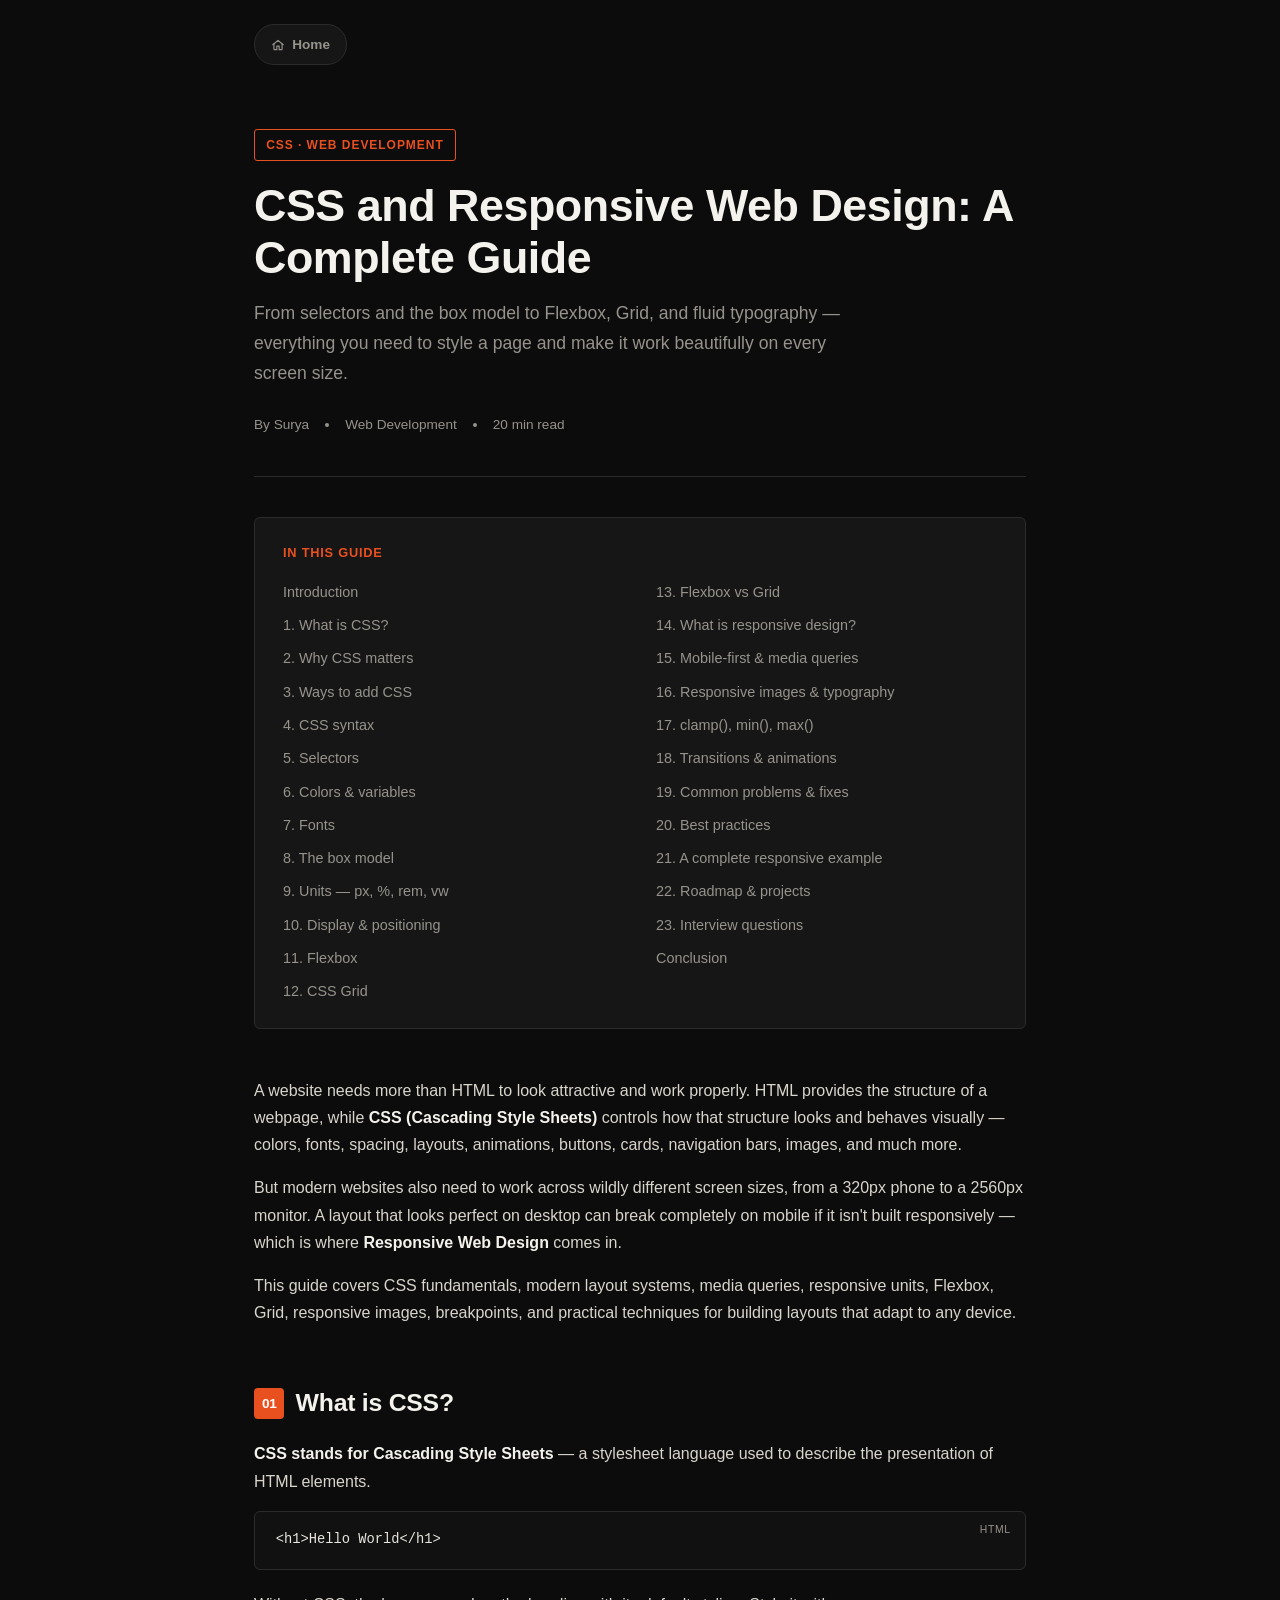
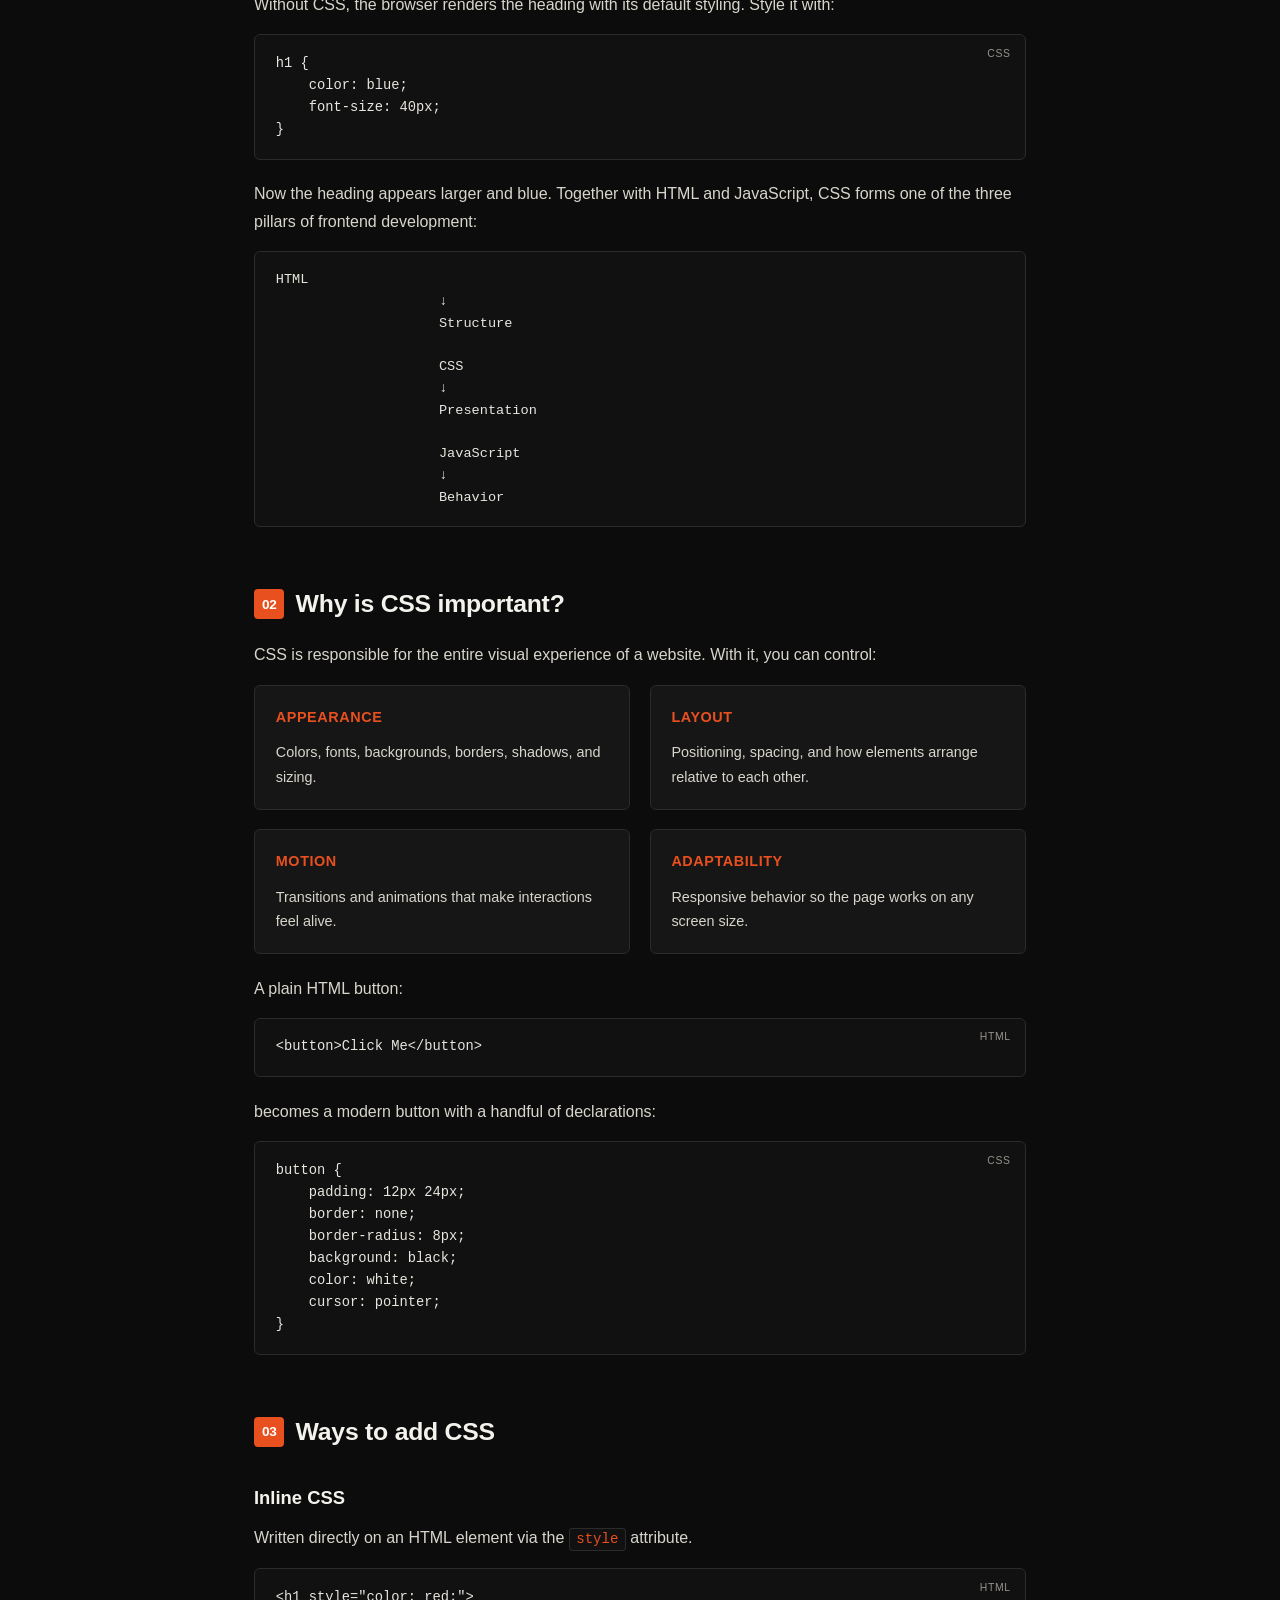
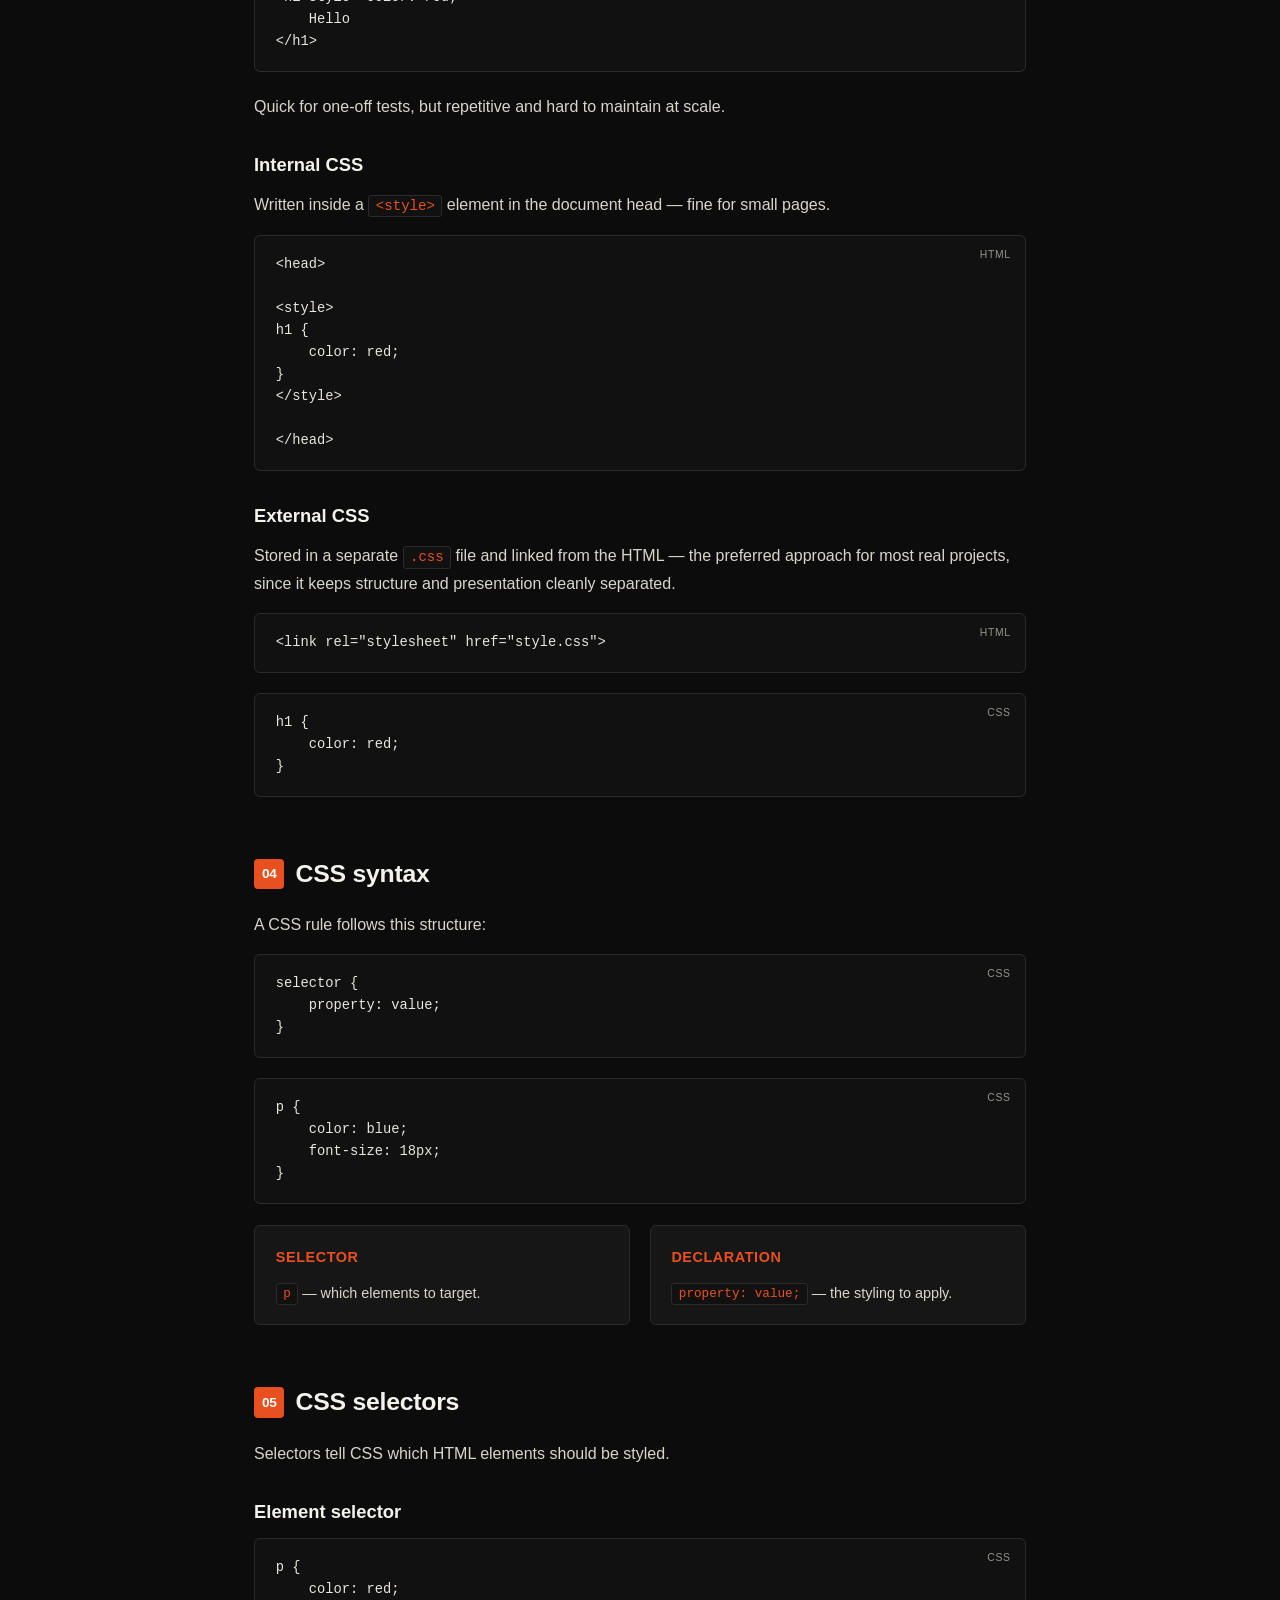
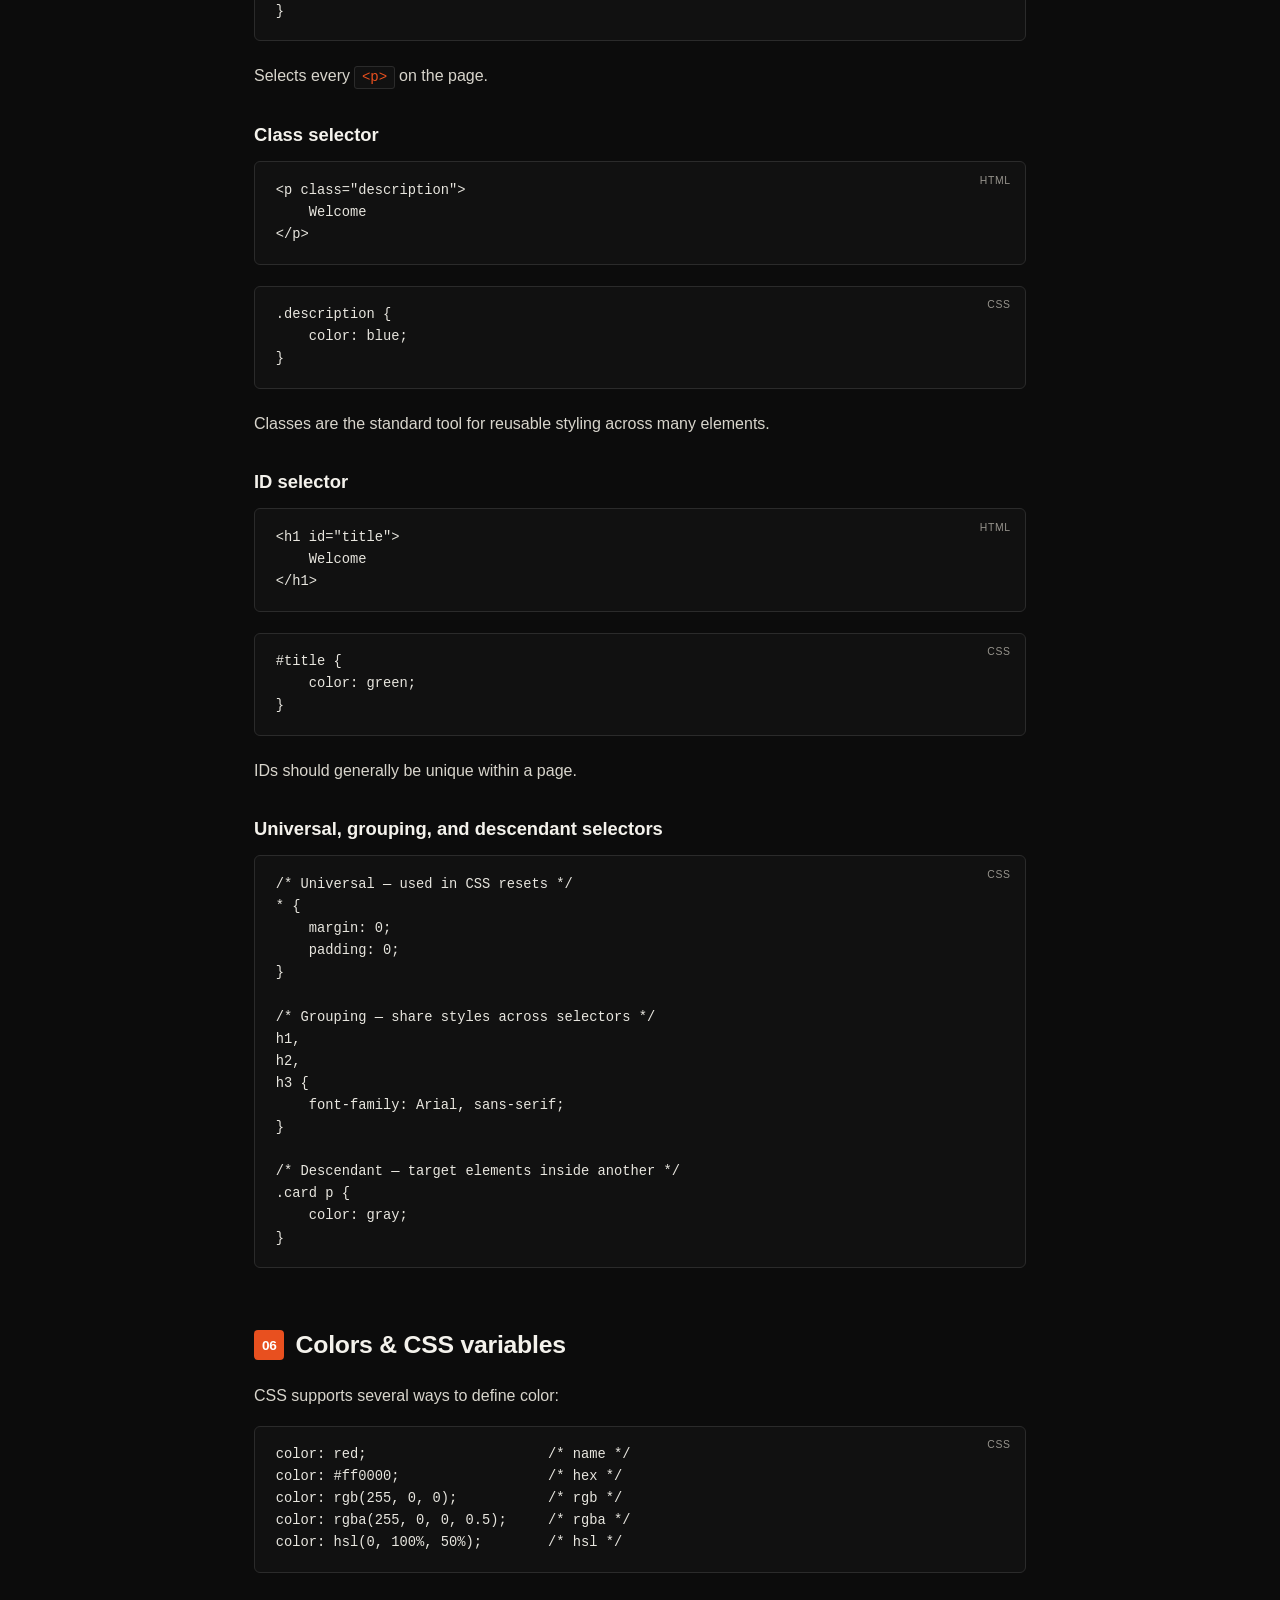
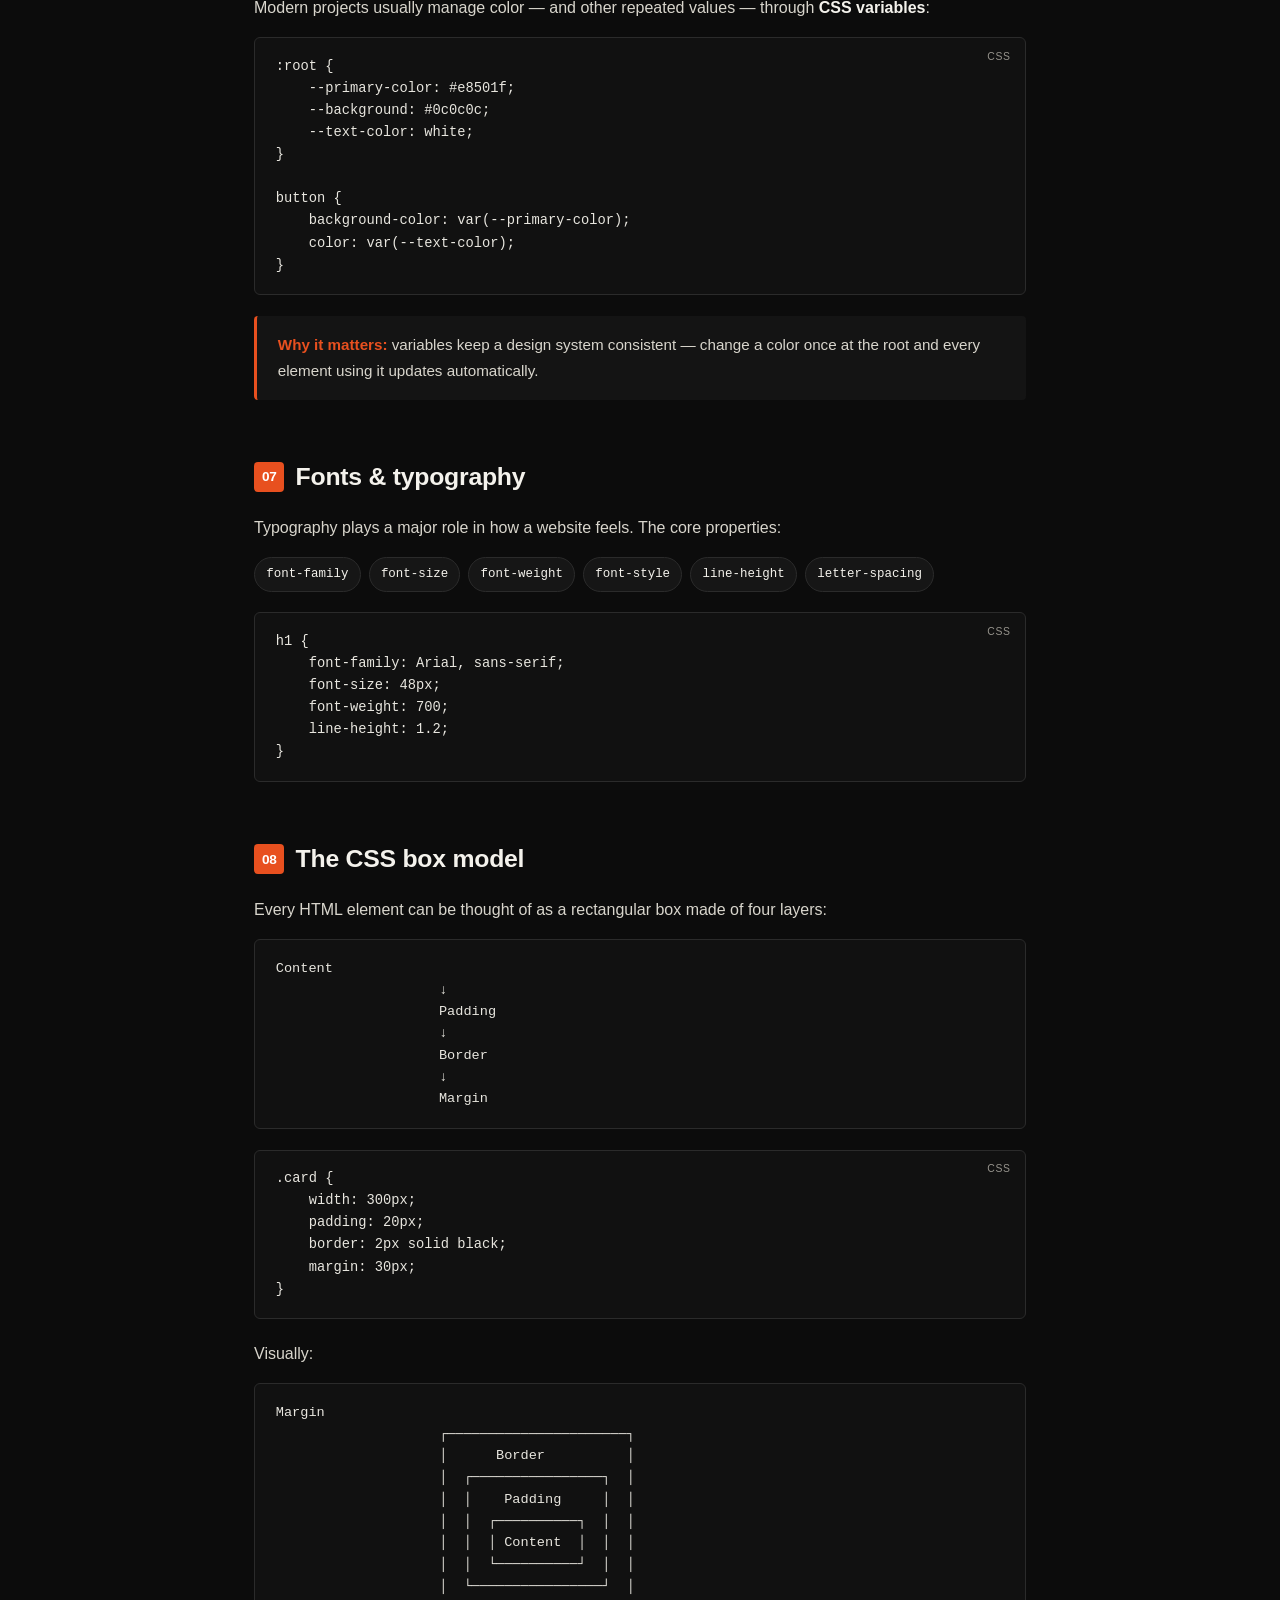
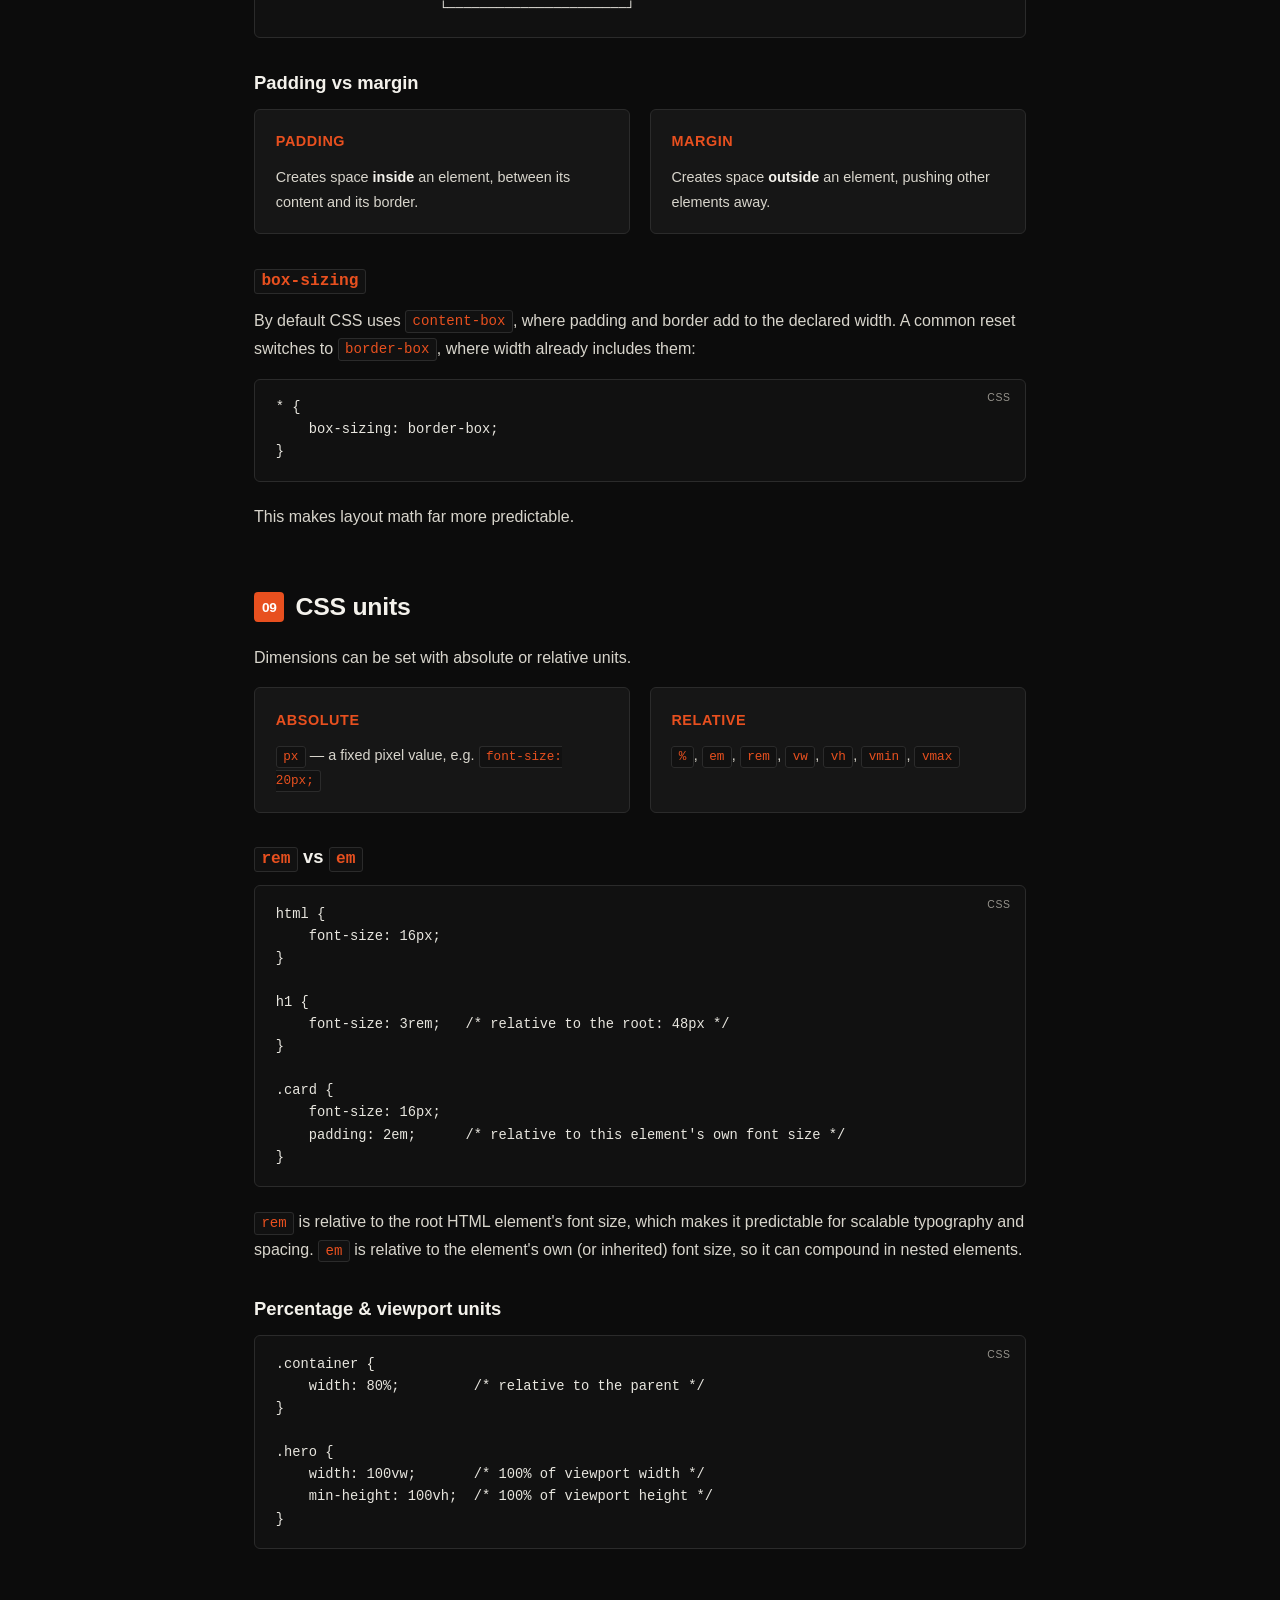
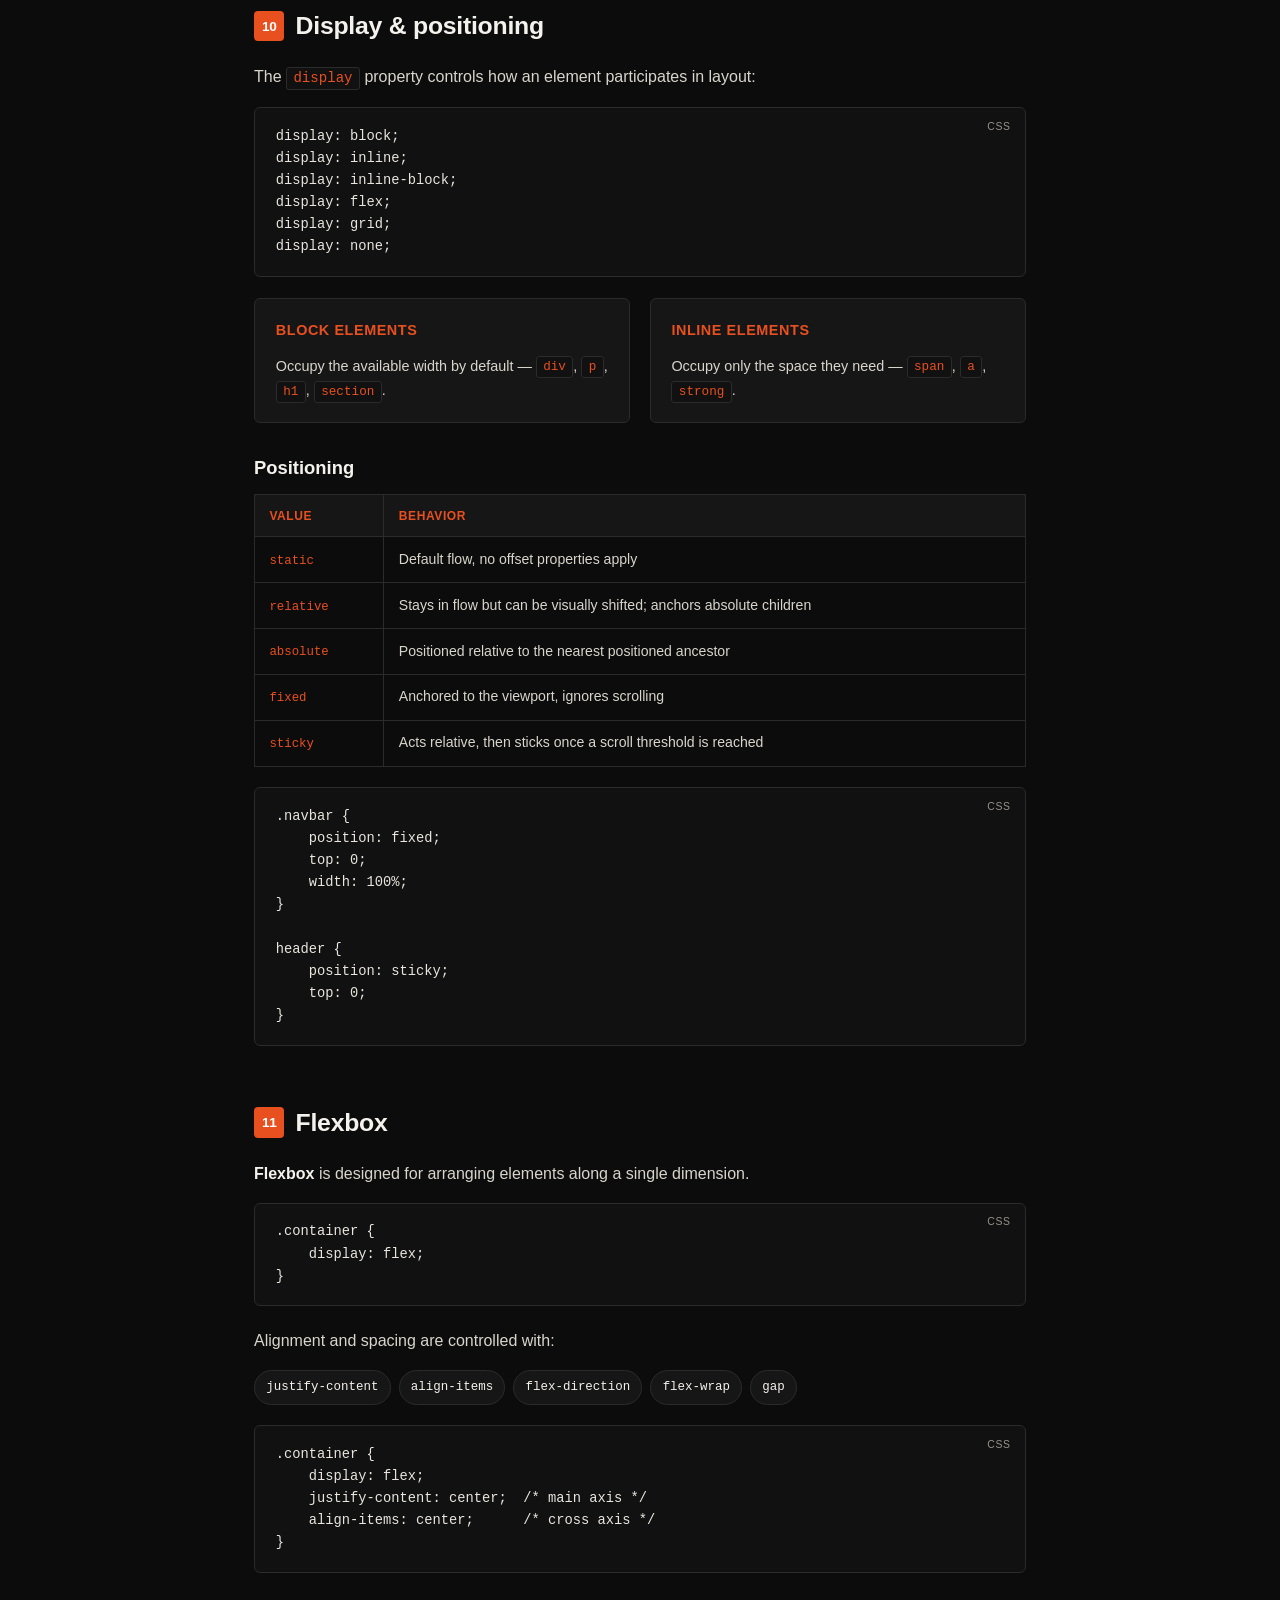
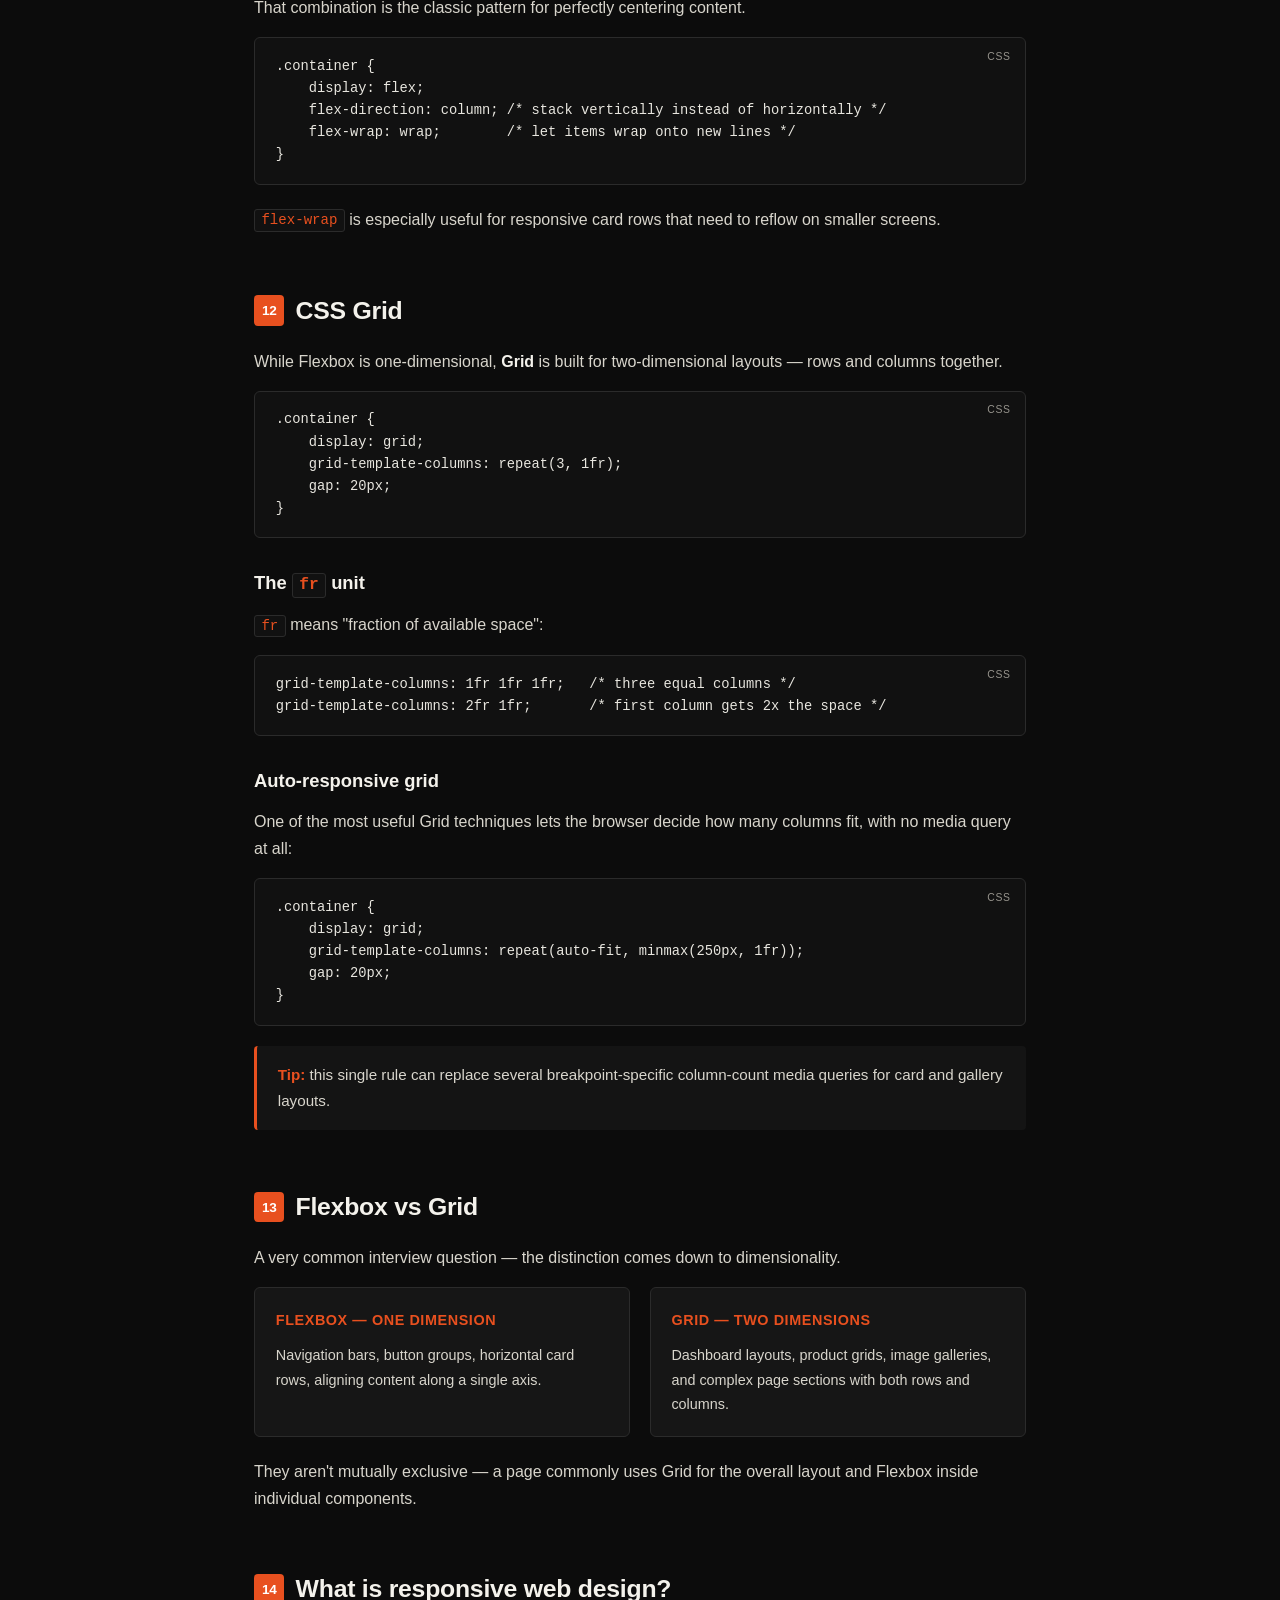
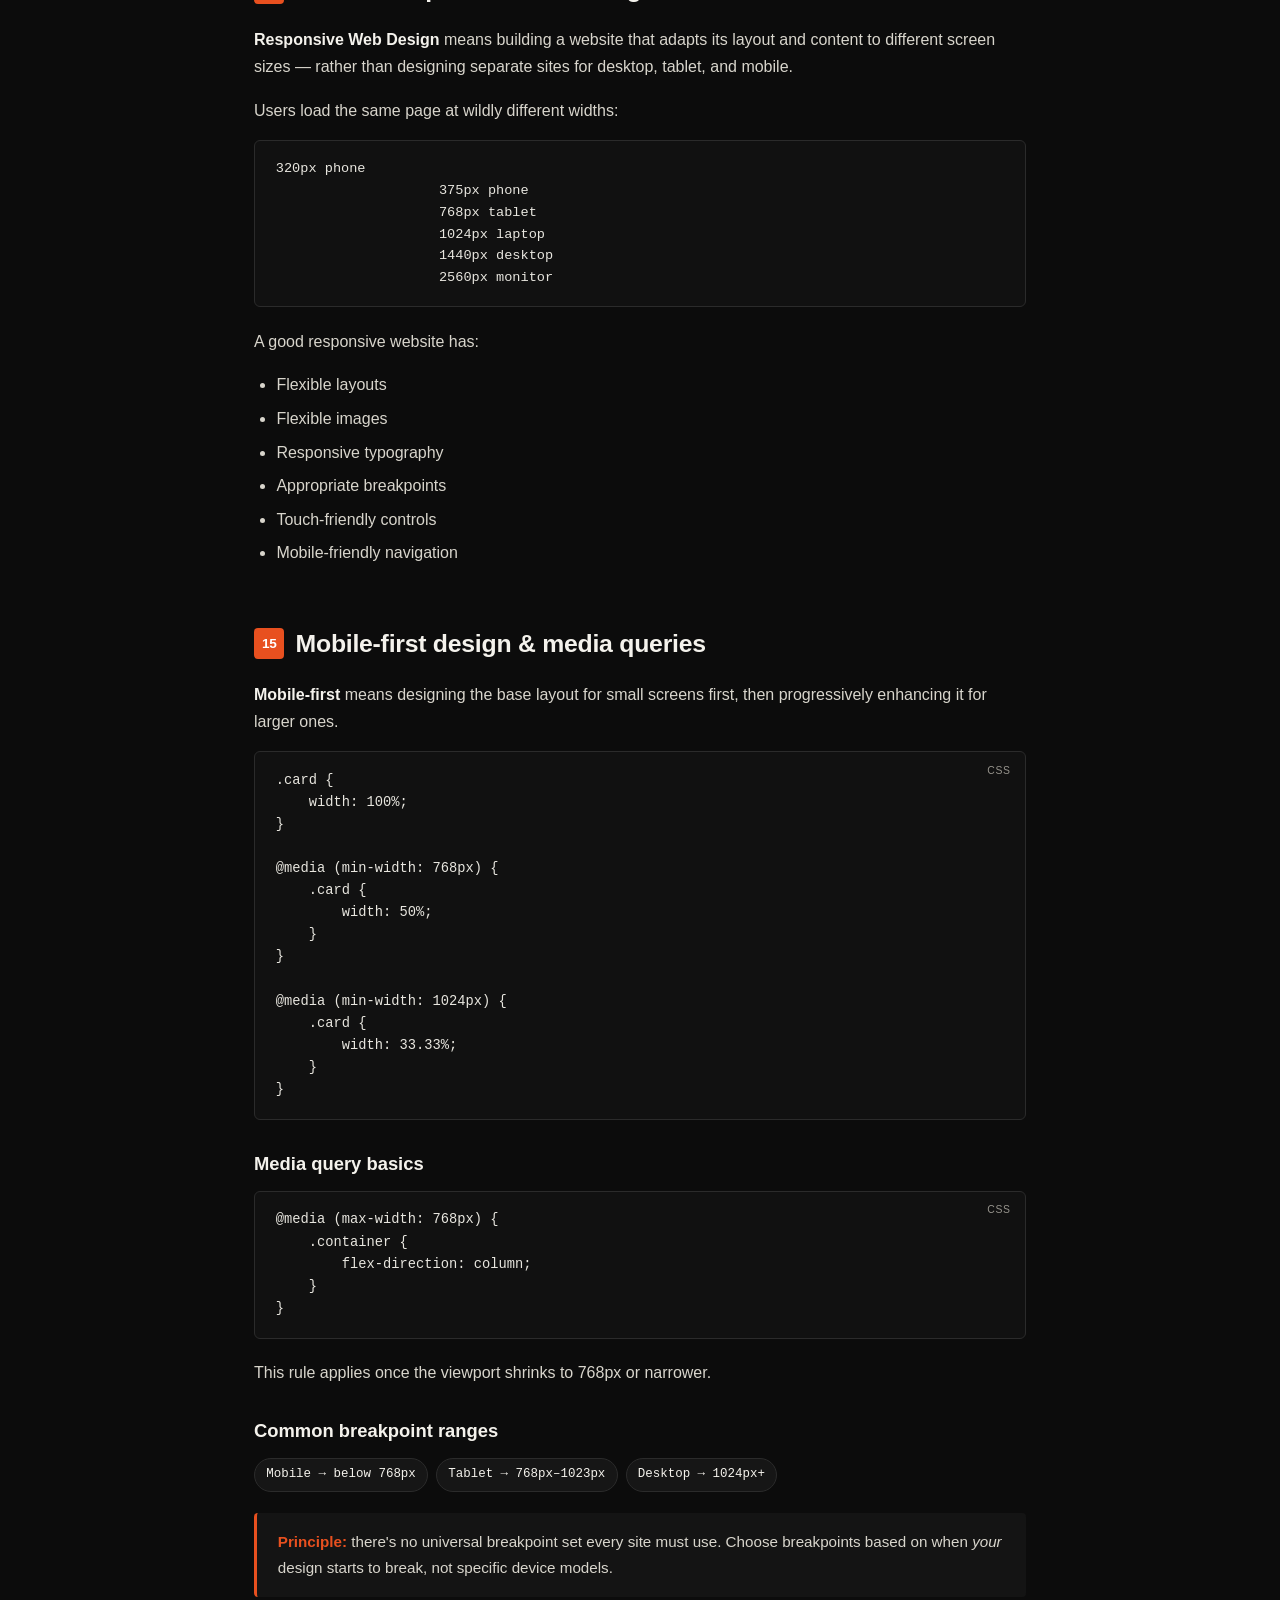
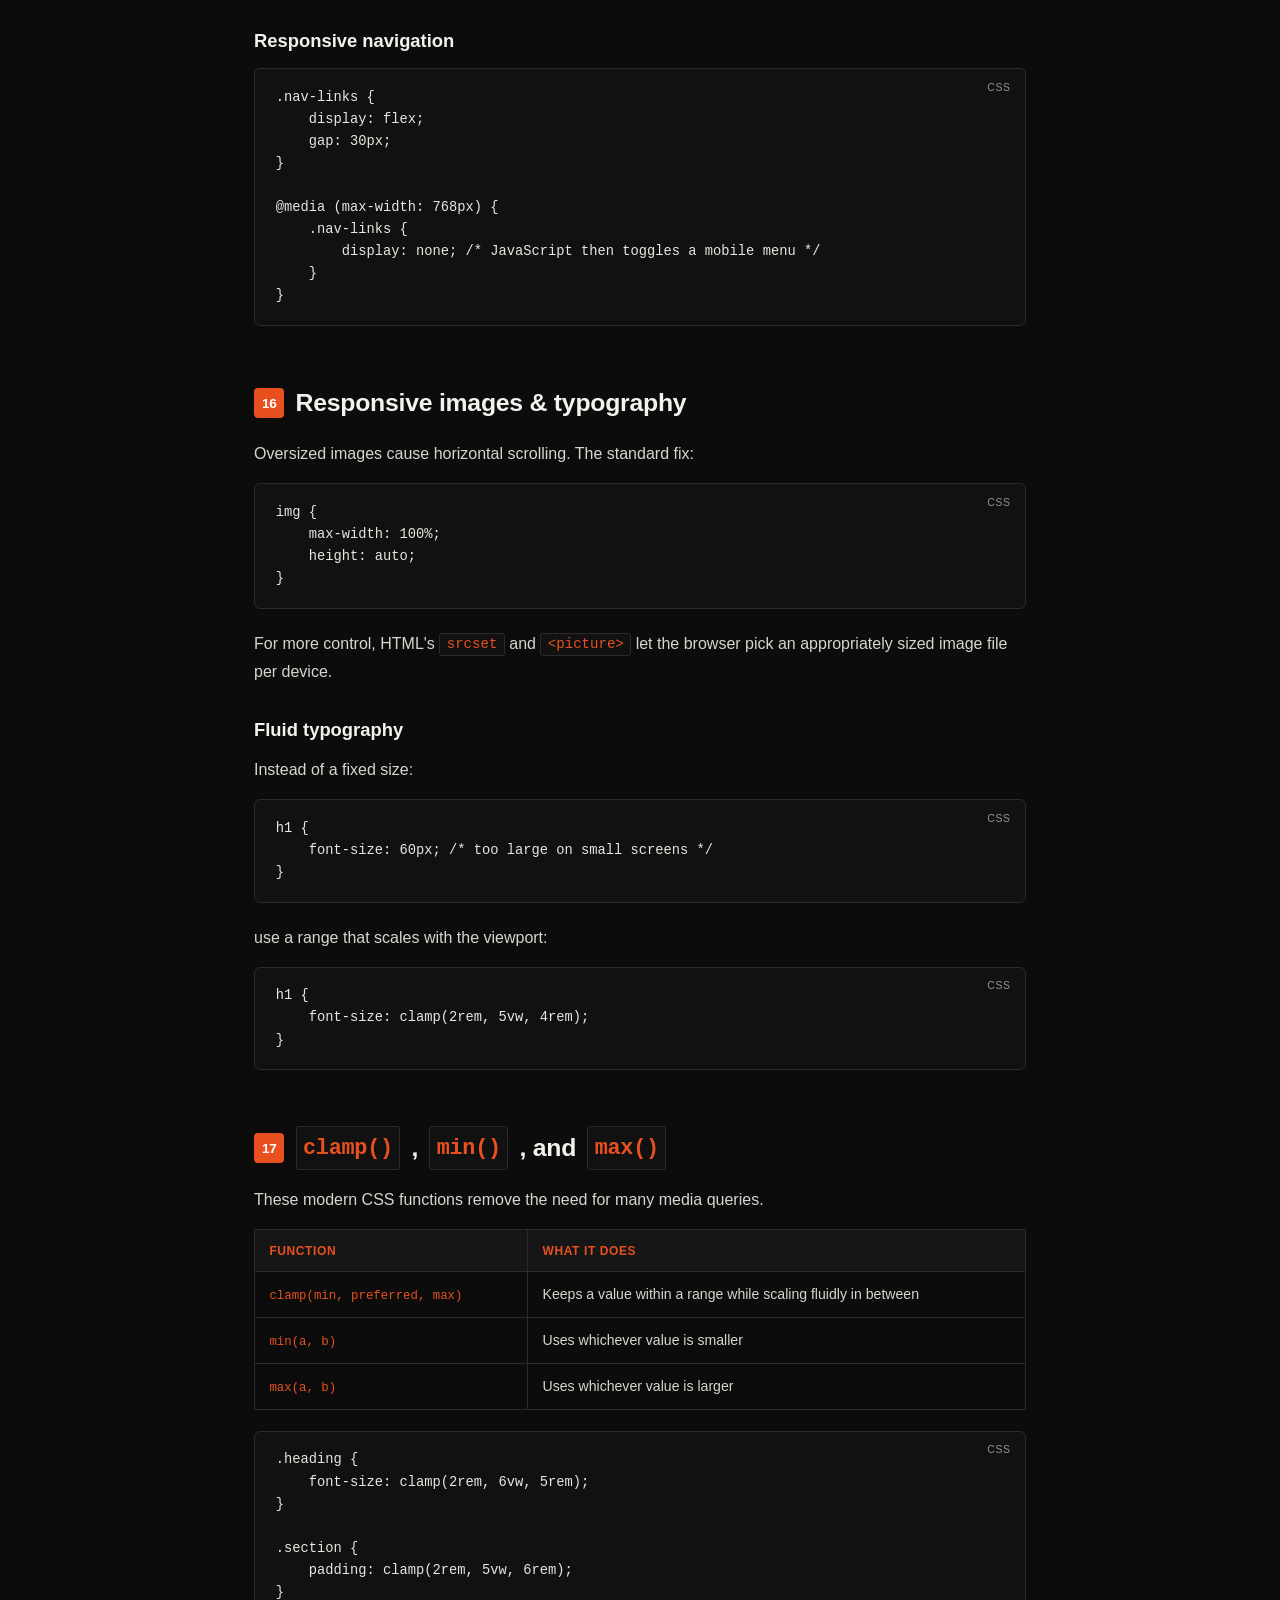
<file: Blog2.html>
<!DOCTYPE html>
<html lang="en">

<head>
    <meta charset="UTF-8">
    <meta name="viewport" content="width=device-width, initial-scale=1.0">
    <title>CSS and Responsive Web Design: A Complete Guide</title>
    <style>
        :root {
            --bg: #0c0c0c;
            --surface: #161616;
            --surface-alt: #141414;
            --border: #2b2b2b;
            --text: #f4f2ec;
            --text-muted: #96938c;
            --accent: #e8501f;
            --code-bg: #111111;
            --code-text: #e8e6df;
        }

        *,
        *::before,
        *::after {
            box-sizing: border-box;
        }

        html {
            scroll-behavior: smooth;
        }

        body {
            margin: 0;
            background: var(--bg);
            color: var(--text);
            font-family: 'Segoe UI', -apple-system, BlinkMacSystemFont, Roboto, sans-serif;
            line-height: 1.7;
            -webkit-font-smoothing: antialiased;
        }

        a {
            color: var(--accent);
            text-decoration: none;
        }

        a:hover {
            text-decoration: underline;
        }

        img {
            max-width: 100%;
        }

        /* ---------- Layout ---------- */

        .page-wrapper {
            max-width: 820px;
            margin: 0 auto;
            padding: 0 1.5rem 5rem;
        }

        
        .top-bar {
            padding-top: 1.5rem;
        }

        .home-button {
            display: inline-flex;
            align-items: center;
            gap: 0.45rem;
            font-size: 0.85rem;
            font-weight: 600;
            color: var(--text-muted);
            background: var(--surface);
            border: 1px solid var(--border);
            padding: 0.5rem 1rem;
            border-radius: 20px;
            text-decoration: none;
            transition: color 0.2s ease, border-color 0.2s ease;
        }

        .home-button:hover {
            color: var(--accent);
            border-color: var(--accent);
            text-decoration: none;
        }

        .home-button svg {
            width: 14px;
            height: 14px;
            flex-shrink: 0;
        }

        .article-header {
            padding: 4rem 0 2.5rem;
            border-bottom: 1px solid var(--border);
            margin-bottom: 2.5rem;
        }

        .article-eyebrow {
            display: inline-block;
            font-size: 0.75rem;
            font-weight: 700;
            letter-spacing: 0.08em;
            color: var(--accent);
            text-transform: uppercase;
            border: 1px solid var(--accent);
            padding: 0.3rem 0.7rem;
            border-radius: 3px;
            margin-bottom: 1.2rem;
        }

        .article-title {
            font-size: clamp(2rem, 5vw, 2.8rem);
            line-height: 1.15;
            font-weight: 800;
            letter-spacing: -0.01em;
            margin: 0 0 1rem;
        }

        .article-subtitle {
            color: var(--text-muted);
            font-size: 1.1rem;
            max-width: 60ch;
            margin: 0 0 1.5rem;
        }

        .article-meta {
            display: flex;
            flex-wrap: wrap;
            align-items: center;
            gap: 1rem;
            font-size: 0.85rem;
            color: var(--text-muted);
        }

        .article-meta-dot {
            width: 4px;
            height: 4px;
            border-radius: 50%;
            background: var(--text-muted);
            display: inline-block;
        }

        /* ---------- Table of contents ---------- */

        .toc {
            background: var(--surface);
            border: 1px solid var(--border);
            border-radius: 6px;
            padding: 1.5rem 1.75rem;
            margin-bottom: 3rem;
        }

        .toc-title {
            font-size: 0.8rem;
            font-weight: 700;
            letter-spacing: 0.06em;
            text-transform: uppercase;
            color: var(--accent);
            margin-bottom: 1rem;
        }

        .toc-list {
            columns: 2;
            column-gap: 2rem;
            list-style: none;
            margin: 0;
            padding: 0;
            font-size: 0.9rem;
        }

        .toc-list li {
            break-inside: avoid;
            margin-bottom: 0.55rem;
        }

        .toc-list a {
            color: var(--text-muted);
        }

        .toc-list a:hover {
            color: var(--accent);
            text-decoration: none;
        }

        /* ---------- Article body ---------- */

        article section {
            margin-bottom: 3rem;
        }

        article h2 {
            font-size: 1.55rem;
            font-weight: 700;
            letter-spacing: -0.01em;
            margin: 0 0 1rem;
            padding-top: 0.5rem;
            display: flex;
            align-items: center;
            gap: 0.7rem;
        }

        article h2 .section-number {
            font-size: 0.85rem;
            font-weight: 700;
            color: #fff;
            background: var(--accent);
            width: 1.9rem;
            height: 1.9rem;
            border-radius: 4px;
            display: inline-flex;
            align-items: center;
            justify-content: center;
            flex-shrink: 0;
        }

        article h3 {
            font-size: 1.15rem;
            font-weight: 700;
            margin: 1.8rem 0 0.7rem;
            color: var(--text);
        }

        article p {
            margin: 0 0 1rem;
            color: #d8d5cc;
        }

        article ul,
        article ol {
            margin: 0 0 1.2rem;
            padding-left: 1.4rem;
            color: #d8d5cc;
        }

        article li {
            margin-bottom: 0.4rem;
        }

        strong {
            color: var(--text);
        }

        code {
            font-family: 'Consolas', 'Monaco', 'Courier New', monospace;
            background: var(--code-bg);
            color: var(--accent);
            padding: 0.15rem 0.4rem;
            border-radius: 3px;
            font-size: 0.88em;
            border: 1px solid var(--border);
        }

        pre {
            background: var(--code-bg);
            border: 1px solid var(--border);
            border-radius: 6px;
            padding: 1.1rem 1.3rem;
            overflow-x: auto;
            margin: 0 0 1.3rem;
            position: relative;
        }

        pre code {
            background: none;
            border: none;
            color: var(--code-text);
            padding: 0;
            font-size: 0.86rem;
            line-height: 1.6;
            white-space: pre;
        }

        .code-label {
            position: absolute;
            top: 0.6rem;
            right: 0.9rem;
            font-size: 0.65rem;
            letter-spacing: 0.06em;
            text-transform: uppercase;
            color: var(--text-muted);
            font-family: 'Segoe UI', sans-serif;
        }

        .callout {
            background: var(--surface-alt);
            border-left: 3px solid var(--accent);
            border-radius: 4px;
            padding: 1rem 1.3rem;
            margin: 0 0 1.2rem;
            color: #d8d5cc;
            font-size: 0.95rem;
        }

        .callout strong {
            color: var(--accent);
        }

        .ascii-tree {
            background: var(--code-bg);
            border: 1px solid var(--border);
            border-radius: 6px;
            padding: 1.1rem 1.3rem;
            font-family: 'Consolas', 'Monaco', 'Courier New', monospace;
            font-size: 0.85rem;
            color: var(--code-text);
            line-height: 1.6;
            overflow-x: auto;
            margin-bottom: 1.3rem;
            white-space: pre;
        }

        .two-col {
            display: grid;
            grid-template-columns: 1fr 1fr;
            gap: 1.2rem;
            margin-bottom: 1.3rem;
        }

        .two-col-card {
            background: var(--surface);
            border: 1px solid var(--border);
            border-radius: 6px;
            padding: 1.2rem 1.3rem;
        }

        .two-col-card h4 {
            margin: 0 0 0.7rem;
            font-size: 0.9rem;
            letter-spacing: 0.04em;
            text-transform: uppercase;
            color: var(--accent);
        }

        .two-col-card p {
            margin: 0;
            font-size: 0.9rem;
        }

        .method-table {
            width: 100%;
            border-collapse: collapse;
            margin-bottom: 1.3rem;
            font-size: 0.88rem;
        }

        .method-table th,
        .method-table td {
            border: 1px solid var(--border);
            padding: 0.65rem 0.9rem;
            text-align: left;
        }

        .method-table th {
            background: var(--surface);
            color: var(--accent);
            font-size: 0.75rem;
            text-transform: uppercase;
            letter-spacing: 0.05em;
        }

        .method-table td {
            color: #d8d5cc;
        }

        .method-table code {
            border: none;
            background: transparent;
            padding: 0;
        }

        .tag-row {
            display: flex;
            flex-wrap: wrap;
            gap: 0.5rem;
            margin-bottom: 1.3rem;
        }

        .tag-pill {
            font-family: 'Consolas', 'Monaco', monospace;
            font-size: 0.78rem;
            background: var(--surface);
            border: 1px solid var(--border);
            color: var(--text);
            padding: 0.35rem 0.7rem;
            border-radius: 20px;
        }

        .project-grid {
            display: grid;
            grid-template-columns: repeat(auto-fit, minmax(200px, 1fr));
            gap: 1rem;
            margin-bottom: 1.3rem;
        }

        .project-card {
            background: var(--surface);
            border: 1px solid var(--border);
            border-radius: 6px;
            padding: 1.1rem 1.2rem;
        }

        .project-card h4 {
            margin: 0 0 0.6rem;
            font-size: 0.85rem;
            letter-spacing: 0.04em;
            text-transform: uppercase;
            color: var(--accent);
        }

        .project-card ul {
            margin: 0;
            padding-left: 1.1rem;
            font-size: 0.88rem;
        }

        .project-card li {
            margin-bottom: 0.3rem;
        }

        hr.divider {
            border: none;
            border-top: 1px solid var(--border);
            margin: 2.5rem 0;
        }

        .faq-item {
            border-bottom: 1px solid var(--border);
            padding: 1rem 0;
        }

        .faq-item:last-child {
            border-bottom: none;
        }

        .faq-question {
            font-weight: 700;
            font-size: 0.95rem;
            margin-bottom: 0.4rem;
            display: flex;
            gap: 0.6rem;
        }

        .faq-number {
            color: var(--accent);
        }

        .faq-answer-hint {
            color: var(--text-muted);
            font-size: 0.85rem;
        }

        .back-to-top {
            display: inline-flex;
            align-items: center;
            gap: 0.4rem;
            font-size: 0.8rem;
            color: var(--text-muted);
            margin-top: 1rem;
        }

        .back-to-top:hover {
            color: var(--accent);
        }

        .conclusion-box {
            background: linear-gradient(135deg, rgba(232, 80, 31, 0.12), rgba(232, 80, 31, 0.02));
            border: 1px solid var(--accent);
            border-radius: 8px;
            padding: 2rem;
            margin-top: 1rem;
        }

        .conclusion-flow {
            font-family: 'Consolas', 'Monaco', monospace;
            text-align: center;
            color: var(--accent);
            font-size: 0.95rem;
            line-height: 2.1;
            margin: 1.2rem 0;
        }

        footer.article-footer {
            border-top: 1px solid var(--border);
            margin-top: 3rem;
            padding-top: 2rem;
            color: var(--text-muted);
            font-size: 0.85rem;
            text-align: center;
        }

        footer.article-footer .heart {
            color: var(--accent);
        }

        @media (max-width: 620px) {
            .toc-list {
                columns: 1;
            }

            .two-col {
                grid-template-columns: 1fr;
            }

            .article-header {
                padding-top: 2.5rem;
            }
        }
    </style>
</head>

<body>

    <div class="page-wrapper">
        
        <div class="top-bar">
            <a class="home-button" href="./index.html">
                <svg viewBox="0 0 24 24" fill="none" stroke="currentColor" stroke-width="2" stroke-linecap="round"
                    stroke-linejoin="round">
                    <path d="M3 11.5 12 4l9 7.5" />
                    <path d="M5 10v9a1 1 0 0 0 1 1h4v-6h4v6h4a1 1 0 0 0 1-1v-9" />
                </svg>
                Home
            </a>
        </div>


        <header class="article-header">
            <span class="article-eyebrow">CSS · Web Development</span>
            <h1 class="article-title">CSS and Responsive Web Design: A Complete Guide</h1>
            <p class="article-subtitle">
                From selectors and the box model to Flexbox, Grid, and fluid typography — everything
                you need to style a page and make it work beautifully on every screen size.
            </p>
            <div class="article-meta">
                <span>By Surya</span>
                <span class="article-meta-dot"></span>
                <span>Web Development</span>
                <span class="article-meta-dot"></span>
                <span>20 min read</span>
            </div>
        </header>

        <nav class="toc" aria-label="Table of contents">
            <div class="toc-title">In this guide</div>
            <ul class="toc-list">
                <li><a href="#intro">Introduction</a></li>
                <li><a href="#what-is-css">1. What is CSS?</a></li>
                <li><a href="#why-important">2. Why CSS matters</a></li>
                <li><a href="#adding-css">3. Ways to add CSS</a></li>
                <li><a href="#syntax">4. CSS syntax</a></li>
                <li><a href="#selectors">5. Selectors</a></li>
                <li><a href="#colors-variables">6. Colors & variables</a></li>
                <li><a href="#fonts">7. Fonts</a></li>
                <li><a href="#box-model">8. The box model</a></li>
                <li><a href="#units">9. Units — px, %, rem, vw</a></li>
                <li><a href="#display">10. Display & positioning</a></li>
                <li><a href="#flexbox">11. Flexbox</a></li>
                <li><a href="#grid">12. CSS Grid</a></li>
                <li><a href="#flex-vs-grid">13. Flexbox vs Grid</a></li>
                <li><a href="#responsive-intro">14. What is responsive design?</a></li>
                <li><a href="#mobile-first">15. Mobile-first & media queries</a></li>
                <li><a href="#responsive-images">16. Responsive images & typography</a></li>
                <li><a href="#modern-functions">17. clamp(), min(), max()</a></li>
                <li><a href="#transitions">18. Transitions & animations</a></li>
                <li><a href="#problems">19. Common problems & fixes</a></li>
                <li><a href="#best-practices">20. Best practices</a></li>
                <li><a href="#example">21. A complete responsive example</a></li>
                <li><a href="#roadmap">22. Roadmap & projects</a></li>
                <li><a href="#faq">23. Interview questions</a></li>
                <li><a href="#conclusion">Conclusion</a></li>
            </ul>
        </nav>

        <article>

            <section id="intro">
                <p>
                    A website needs more than HTML to look attractive and work properly. HTML provides
                    the structure of a webpage, while <strong>CSS (Cascading Style Sheets)</strong>
                    controls how that structure looks and behaves visually — colors, fonts, spacing,
                    layouts, animations, buttons, cards, navigation bars, images, and much more.
                </p>
                <p>
                    But modern websites also need to work across wildly different screen sizes, from a
                    320px phone to a 2560px monitor. A layout that looks perfect on desktop can break
                    completely on mobile if it isn't built responsively — which is where
                    <strong>Responsive Web Design</strong> comes in.
                </p>
                <p>
                    This guide covers CSS fundamentals, modern layout systems, media queries, responsive
                    units, Flexbox, Grid, responsive images, breakpoints, and practical techniques for
                    building layouts that adapt to any device.
                </p>
            </section>

            <section id="what-is-css">
                <h2><span class="section-number">01</span>What is CSS?</h2>
                <p><strong>CSS stands for Cascading Style Sheets</strong> — a stylesheet language used to describe the
                    presentation of HTML elements.</p>
                <pre><span class="code-label">html</span><code>&lt;h1&gt;Hello World&lt;/h1&gt;</code></pre>
                <p>Without CSS, the browser renders the heading with its default styling. Style it with:</p>
                <pre><span class="code-label">css</span><code>h1 {
    color: blue;
    font-size: 40px;
}</code></pre>
                <p>Now the heading appears larger and blue. Together with HTML and JavaScript, CSS forms one of the
                    three pillars of frontend development:</p>
                <div class="ascii-tree">HTML
                    ↓
                    Structure

                    CSS
                    ↓
                    Presentation

                    JavaScript
                    ↓
                    Behavior</div>
            </section>

            <section id="why-important">
                <h2><span class="section-number">02</span>Why is CSS important?</h2>
                <p>CSS is responsible for the entire visual experience of a website. With it, you can control:</p>
                <div class="two-col">
                    <div class="two-col-card">
                        <h4>Appearance</h4>
                        <p>Colors, fonts, backgrounds, borders, shadows, and sizing.</p>
                    </div>
                    <div class="two-col-card">
                        <h4>Layout</h4>
                        <p>Positioning, spacing, and how elements arrange relative to each other.</p>
                    </div>
                    <div class="two-col-card">
                        <h4>Motion</h4>
                        <p>Transitions and animations that make interactions feel alive.</p>
                    </div>
                    <div class="two-col-card">
                        <h4>Adaptability</h4>
                        <p>Responsive behavior so the page works on any screen size.</p>
                    </div>
                </div>
                <p>A plain HTML button:</p>
                <pre><span class="code-label">html</span><code>&lt;button&gt;Click Me&lt;/button&gt;</code></pre>
                <p>becomes a modern button with a handful of declarations:</p>
                <pre><span class="code-label">css</span><code>button {
    padding: 12px 24px;
    border: none;
    border-radius: 8px;
    background: black;
    color: white;
    cursor: pointer;
}</code></pre>
            </section>

            <section id="adding-css">
                <h2><span class="section-number">03</span>Ways to add CSS</h2>

                <h3>Inline CSS</h3>
                <p>Written directly on an HTML element via the <code>style</code> attribute.</p>
                <pre><span class="code-label">html</span><code>&lt;h1 style="color: red;"&gt;
    Hello
&lt;/h1&gt;</code></pre>
                <p>Quick for one-off tests, but repetitive and hard to maintain at scale.</p>

                <h3>Internal CSS</h3>
                <p>Written inside a <code>&lt;style&gt;</code> element in the document head — fine for small pages.
                </p>
                <pre><span class="code-label">html</span><code>&lt;head&gt;

&lt;style&gt;
h1 {
    color: red;
}
&lt;/style&gt;

&lt;/head&gt;</code></pre>

                <h3>External CSS</h3>
                <p>Stored in a separate <code>.css</code> file and linked from the HTML — the preferred approach for
                    most real projects, since it keeps structure and presentation cleanly separated.</p>
                <pre><span class="code-label">html</span><code>&lt;link rel="stylesheet" href="style.css"&gt;</code></pre>
                <pre><span class="code-label">css</span><code>h1 {
    color: red;
}</code></pre>
            </section>

            <section id="syntax">
                <h2><span class="section-number">04</span>CSS syntax</h2>
                <p>A CSS rule follows this structure:</p>
                <pre><span class="code-label">css</span><code>selector {
    property: value;
}</code></pre>
                <pre><span class="code-label">css</span><code>p {
    color: blue;
    font-size: 18px;
}</code></pre>
                <div class="two-col">
                    <div class="two-col-card">
                        <h4>Selector</h4>
                        <p><code>p</code> — which elements to target.</p>
                    </div>
                    <div class="two-col-card">
                        <h4>Declaration</h4>
                        <p><code>property: value;</code> — the styling to apply.</p>
                    </div>
                </div>
            </section>

            <section id="selectors">
                <h2><span class="section-number">05</span>CSS selectors</h2>
                <p>Selectors tell CSS which HTML elements should be styled.</p>

                <h3>Element selector</h3>
                <pre><span class="code-label">css</span><code>p {
    color: red;
}</code></pre>
                <p>Selects every <code>&lt;p&gt;</code> on the page.</p>

                <h3>Class selector</h3>
                <pre><span class="code-label">html</span><code>&lt;p class="description"&gt;
    Welcome
&lt;/p&gt;</code></pre>
                <pre><span class="code-label">css</span><code>.description {
    color: blue;
}</code></pre>
                <p>Classes are the standard tool for reusable styling across many elements.</p>

                <h3>ID selector</h3>
                <pre><span class="code-label">html</span><code>&lt;h1 id="title"&gt;
    Welcome
&lt;/h1&gt;</code></pre>
                <pre><span class="code-label">css</span><code>#title {
    color: green;
}</code></pre>
                <p>IDs should generally be unique within a page.</p>

                <h3>Universal, grouping, and descendant selectors</h3>
                <pre><span class="code-label">css</span><code>/* Universal — used in CSS resets */
* {
    margin: 0;
    padding: 0;
}

/* Grouping — share styles across selectors */
h1,
h2,
h3 {
    font-family: Arial, sans-serif;
}

/* Descendant — target elements inside another */
.card p {
    color: gray;
}</code></pre>
            </section>

            <section id="colors-variables">
                <h2><span class="section-number">06</span>Colors & CSS variables</h2>
                <p>CSS supports several ways to define color:</p>
                <pre><span class="code-label">css</span><code>color: red;                      /* name */
color: #ff0000;                  /* hex */
color: rgb(255, 0, 0);           /* rgb */
color: rgba(255, 0, 0, 0.5);     /* rgba */
color: hsl(0, 100%, 50%);        /* hsl */</code></pre>
                <p>Modern projects usually manage color — and other repeated values — through
                    <strong>CSS variables</strong>:</p>
                <pre><span class="code-label">css</span><code>:root {
    --primary-color: #e8501f;
    --background: #0c0c0c;
    --text-color: white;
}

button {
    background-color: var(--primary-color);
    color: var(--text-color);
}</code></pre>
                <div class="callout">
                    <strong>Why it matters:</strong> variables keep a design system consistent — change a color once
                    at the root and every element using it updates automatically.
                </div>
            </section>

            <section id="fonts">
                <h2><span class="section-number">07</span>Fonts & typography</h2>
                <p>Typography plays a major role in how a website feels. The core properties:</p>
                <div class="tag-row">
                    <span class="tag-pill">font-family</span>
                    <span class="tag-pill">font-size</span>
                    <span class="tag-pill">font-weight</span>
                    <span class="tag-pill">font-style</span>
                    <span class="tag-pill">line-height</span>
                    <span class="tag-pill">letter-spacing</span>
                </div>
                <pre><span class="code-label">css</span><code>h1 {
    font-family: Arial, sans-serif;
    font-size: 48px;
    font-weight: 700;
    line-height: 1.2;
}</code></pre>
            </section>

            <section id="box-model">
                <h2><span class="section-number">08</span>The CSS box model</h2>
                <p>Every HTML element can be thought of as a rectangular box made of four layers:</p>
                <div class="ascii-tree">Content
                    ↓
                    Padding
                    ↓
                    Border
                    ↓
                    Margin</div>
                <pre><span class="code-label">css</span><code>.card {
    width: 300px;
    padding: 20px;
    border: 2px solid black;
    margin: 30px;
}</code></pre>
                <p>Visually:</p>
                <div class="ascii-tree">Margin
                    ┌──────────────────────┐
                    │      Border          │
                    │  ┌────────────────┐  │
                    │  │    Padding     │  │
                    │  │  ┌──────────┐  │  │
                    │  │  │ Content  │  │  │
                    │  │  └──────────┘  │  │
                    │  └────────────────┘  │
                    └──────────────────────┘</div>

                <h3>Padding vs margin</h3>
                <div class="two-col">
                    <div class="two-col-card">
                        <h4>Padding</h4>
                        <p>Creates space <strong>inside</strong> an element, between its content and its border.</p>
                    </div>
                    <div class="two-col-card">
                        <h4>Margin</h4>
                        <p>Creates space <strong>outside</strong> an element, pushing other elements away.</p>
                    </div>
                </div>

                <h3><code>box-sizing</code></h3>
                <p>By default CSS uses <code>content-box</code>, where padding and border add to the declared width. A
                    common reset switches to <code>border-box</code>, where width already includes them:</p>
                <pre><span class="code-label">css</span><code>* {
    box-sizing: border-box;
}</code></pre>
                <p>This makes layout math far more predictable.</p>
            </section>

            <section id="units">
                <h2><span class="section-number">09</span>CSS units</h2>
                <p>Dimensions can be set with absolute or relative units.</p>
                <div class="two-col">
                    <div class="two-col-card">
                        <h4>Absolute</h4>
                        <p><code>px</code> — a fixed pixel value, e.g. <code>font-size: 20px;</code></p>
                    </div>
                    <div class="two-col-card">
                        <h4>Relative</h4>
                        <p><code>%</code>, <code>em</code>, <code>rem</code>, <code>vw</code>, <code>vh</code>,
                            <code>vmin</code>, <code>vmax</code></p>
                    </div>
                </div>

                <h3><code>rem</code> vs <code>em</code></h3>
                <pre><span class="code-label">css</span><code>html {
    font-size: 16px;
}

h1 {
    font-size: 3rem;   /* relative to the root: 48px */
}

.card {
    font-size: 16px;
    padding: 2em;      /* relative to this element's own font size */
}</code></pre>
                <p><code>rem</code> is relative to the root HTML element's font size, which makes it predictable for
                    scalable typography and spacing. <code>em</code> is relative to the element's own (or inherited)
                    font size, so it can compound in nested elements.</p>

                <h3>Percentage & viewport units</h3>
                <pre><span class="code-label">css</span><code>.container {
    width: 80%;         /* relative to the parent */
}

.hero {
    width: 100vw;       /* 100% of viewport width */
    min-height: 100vh;  /* 100% of viewport height */
}</code></pre>
            </section>

            <section id="display">
                <h2><span class="section-number">10</span>Display & positioning</h2>
                <p>The <code>display</code> property controls how an element participates in layout:</p>
                <pre><span class="code-label">css</span><code>display: block;
display: inline;
display: inline-block;
display: flex;
display: grid;
display: none;</code></pre>
                <div class="two-col">
                    <div class="two-col-card">
                        <h4>Block elements</h4>
                        <p>Occupy the available width by default — <code>div</code>, <code>p</code>, <code>h1</code>,
                            <code>section</code>.</p>
                    </div>
                    <div class="two-col-card">
                        <h4>Inline elements</h4>
                        <p>Occupy only the space they need — <code>span</code>, <code>a</code>, <code>strong</code>.
                        </p>
                    </div>
                </div>

                <h3>Positioning</h3>
                <table class="method-table">
                    <thead>
                        <tr>
                            <th>Value</th>
                            <th>Behavior</th>
                        </tr>
                    </thead>
                    <tbody>
                        <tr>
                            <td><code>static</code></td>
                            <td>Default flow, no offset properties apply</td>
                        </tr>
                        <tr>
                            <td><code>relative</code></td>
                            <td>Stays in flow but can be visually shifted; anchors absolute children</td>
                        </tr>
                        <tr>
                            <td><code>absolute</code></td>
                            <td>Positioned relative to the nearest positioned ancestor</td>
                        </tr>
                        <tr>
                            <td><code>fixed</code></td>
                            <td>Anchored to the viewport, ignores scrolling</td>
                        </tr>
                        <tr>
                            <td><code>sticky</code></td>
                            <td>Acts relative, then sticks once a scroll threshold is reached</td>
                        </tr>
                    </tbody>
                </table>
                <pre><span class="code-label">css</span><code>.navbar {
    position: fixed;
    top: 0;
    width: 100%;
}

header {
    position: sticky;
    top: 0;
}</code></pre>
            </section>

            <section id="flexbox">
                <h2><span class="section-number">11</span>Flexbox</h2>
                <p><strong>Flexbox</strong> is designed for arranging elements along a single dimension.</p>
                <pre><span class="code-label">css</span><code>.container {
    display: flex;
}</code></pre>
                <p>Alignment and spacing are controlled with:</p>
                <div class="tag-row">
                    <span class="tag-pill">justify-content</span>
                    <span class="tag-pill">align-items</span>
                    <span class="tag-pill">flex-direction</span>
                    <span class="tag-pill">flex-wrap</span>
                    <span class="tag-pill">gap</span>
                </div>
                <pre><span class="code-label">css</span><code>.container {
    display: flex;
    justify-content: center;  /* main axis */
    align-items: center;      /* cross axis */
}</code></pre>
                <p>That combination is the classic pattern for perfectly centering content.</p>
                <pre><span class="code-label">css</span><code>.container {
    display: flex;
    flex-direction: column; /* stack vertically instead of horizontally */
    flex-wrap: wrap;        /* let items wrap onto new lines */
}</code></pre>
                <p><code>flex-wrap</code> is especially useful for responsive card rows that need to reflow on
                    smaller screens.</p>
            </section>

            <section id="grid">
                <h2><span class="section-number">12</span>CSS Grid</h2>
                <p>While Flexbox is one-dimensional, <strong>Grid</strong> is built for two-dimensional layouts —
                    rows and columns together.</p>
                <pre><span class="code-label">css</span><code>.container {
    display: grid;
    grid-template-columns: repeat(3, 1fr);
    gap: 20px;
}</code></pre>

                <h3>The <code>fr</code> unit</h3>
                <p><code>fr</code> means "fraction of available space":</p>
                <pre><span class="code-label">css</span><code>grid-template-columns: 1fr 1fr 1fr;   /* three equal columns */
grid-template-columns: 2fr 1fr;       /* first column gets 2x the space */</code></pre>

                <h3>Auto-responsive grid</h3>
                <p>One of the most useful Grid techniques lets the browser decide how many columns fit, with no media
                    query at all:</p>
                <pre><span class="code-label">css</span><code>.container {
    display: grid;
    grid-template-columns: repeat(auto-fit, minmax(250px, 1fr));
    gap: 20px;
}</code></pre>
                <div class="callout">
                    <strong>Tip:</strong> this single rule can replace several breakpoint-specific column-count media
                    queries for card and gallery layouts.
                </div>
            </section>

            <section id="flex-vs-grid">
                <h2><span class="section-number">13</span>Flexbox vs Grid</h2>
                <p>A very common interview question — the distinction comes down to dimensionality.</p>
                <div class="two-col">
                    <div class="two-col-card">
                        <h4>Flexbox — one dimension</h4>
                        <p>Navigation bars, button groups, horizontal card rows, aligning content along a single
                            axis.</p>
                    </div>
                    <div class="two-col-card">
                        <h4>Grid — two dimensions</h4>
                        <p>Dashboard layouts, product grids, image galleries, and complex page sections with both
                            rows and columns.</p>
                    </div>
                </div>
                <p>They aren't mutually exclusive — a page commonly uses Grid for the overall layout and Flexbox
                    inside individual components.</p>
            </section>

            <section id="responsive-intro">
                <h2><span class="section-number">14</span>What is responsive web design?</h2>
                <p><strong>Responsive Web Design</strong> means building a website that adapts its layout and content
                    to different screen sizes — rather than designing separate sites for desktop, tablet, and mobile.
                </p>
                <p>Users load the same page at wildly different widths:</p>
                <div class="ascii-tree">320px phone
                    375px phone
                    768px tablet
                    1024px laptop
                    1440px desktop
                    2560px monitor</div>
                <p>A good responsive website has:</p>
                <ul>
                    <li>Flexible layouts</li>
                    <li>Flexible images</li>
                    <li>Responsive typography</li>
                    <li>Appropriate breakpoints</li>
                    <li>Touch-friendly controls</li>
                    <li>Mobile-friendly navigation</li>
                </ul>
            </section>

            <section id="mobile-first">
                <h2><span class="section-number">15</span>Mobile-first design & media queries</h2>
                <p><strong>Mobile-first</strong> means designing the base layout for small screens first, then
                    progressively enhancing it for larger ones.</p>
                <pre><span class="code-label">css</span><code>.card {
    width: 100%;
}

@media (min-width: 768px) {
    .card {
        width: 50%;
    }
}

@media (min-width: 1024px) {
    .card {
        width: 33.33%;
    }
}</code></pre>

                <h3>Media query basics</h3>
                <pre><span class="code-label">css</span><code>@media (max-width: 768px) {
    .container {
        flex-direction: column;
    }
}</code></pre>
                <p>This rule applies once the viewport shrinks to 768px or narrower.</p>

                <h3>Common breakpoint ranges</h3>
                <div class="tag-row">
                    <span class="tag-pill">Mobile → below 768px</span>
                    <span class="tag-pill">Tablet → 768px–1023px</span>
                    <span class="tag-pill">Desktop → 1024px+</span>
                </div>
                <div class="callout">
                    <strong>Principle:</strong> there's no universal breakpoint set every site must use. Choose
                    breakpoints based on when <em>your</em> design starts to break, not specific device models.
                </div>

                <h3>Responsive navigation</h3>
                <pre><span class="code-label">css</span><code>.nav-links {
    display: flex;
    gap: 30px;
}

@media (max-width: 768px) {
    .nav-links {
        display: none; /* JavaScript then toggles a mobile menu */
    }
}</code></pre>
            </section>

            <section id="responsive-images">
                <h2><span class="section-number">16</span>Responsive images & typography</h2>
                <p>Oversized images cause horizontal scrolling. The standard fix:</p>
                <pre><span class="code-label">css</span><code>img {
    max-width: 100%;
    height: auto;
}</code></pre>
                <p>For more control, HTML's <code>srcset</code> and <code>&lt;picture&gt;</code> let the browser pick
                    an appropriately sized image file per device.</p>

                <h3>Fluid typography</h3>
                <p>Instead of a fixed size:</p>
                <pre><span class="code-label">css</span><code>h1 {
    font-size: 60px; /* too large on small screens */
}</code></pre>
                <p>use a range that scales with the viewport:</p>
                <pre><span class="code-label">css</span><code>h1 {
    font-size: clamp(2rem, 5vw, 4rem);
}</code></pre>
            </section>

            <section id="modern-functions">
                <h2><span class="section-number">17</span><code>clamp()</code>, <code>min()</code>, and
                    <code>max()</code></h2>
                <p>These modern CSS functions remove the need for many media queries.</p>
                <table class="method-table">
                    <thead>
                        <tr>
                            <th>Function</th>
                            <th>What it does</th>
                        </tr>
                    </thead>
                    <tbody>
                        <tr>
                            <td><code>clamp(min, preferred, max)</code></td>
                            <td>Keeps a value within a range while scaling fluidly in between</td>
                        </tr>
                        <tr>
                            <td><code>min(a, b)</code></td>
                            <td>Uses whichever value is smaller</td>
                        </tr>
                        <tr>
                            <td><code>max(a, b)</code></td>
                            <td>Uses whichever value is larger</td>
                        </tr>
                    </tbody>
                </table>
                <pre><span class="code-label">css</span><code>.heading {
    font-size: clamp(2rem, 6vw, 5rem);
}

.section {
    padding: clamp(2rem, 5vw, 6rem);
}

.container {
    width: min(90%, 1200px);
}

.box {
    padding: max(20px, 3vw);
}</code></pre>

                <h3>A go-to responsive container</h3>
                <pre><span class="code-label">css</span><code>.container {
    width: min(90%, 1200px);
    margin-inline: auto;
}</code></pre>
                <p>This uses 90% of the viewport on small screens, never exceeds 1200px, and centers itself
                    automatically.</p>
            </section>

            <section id="transitions">
                <h2><span class="section-number">18</span>Transitions, transforms & animations</h2>
                <pre><span class="code-label">css</span><code>button {
    transition: 0.3s ease;
}

button:hover {
    transform: scale(1.05);
}</code></pre>
                <p>Without a transition, style changes happen instantly. Common transforms:</p>
                <pre><span class="code-label">css</span><code>transform: translateY(-5px);
transform: scale(1.1);
transform: rotate(10deg);
transform: translateX(20px);</code></pre>

                <h3>Keyframe animations</h3>
                <pre><span class="code-label">css</span><code>@keyframes slide {
    from {
        transform: translateX(-100px);
    }
    to {
        transform: translateX(0);
    }
}

.box {
    animation: slide 1s ease;
}</code></pre>
                <p>Useful for loading indicators, hero sections, hover effects, and entrance animations — used
                    carefully, so motion supports the experience rather than distracting from it.</p>
                <div class="callout">
                    <strong>Accessibility:</strong> respect users who request reduced motion.
                </div>
                <pre><span class="code-label">css</span><code>@media (prefers-reduced-motion: reduce) {
    * {
        animation-duration: 0.01ms;
        transition-duration: 0.01ms;
        scroll-behavior: auto;
    }
}</code></pre>
            </section>

            <section id="problems">
                <h2><span class="section-number">19</span>Common responsive problems & fixes</h2>

                <h3>Horizontal scrolling</h3>
                <p>Usually caused by fixed-width elements, oversized images, long unbroken text, or elements
                    positioned outside the viewport. Check for elements wider than the viewport with DevTools.</p>

                <h3>Text too large on mobile</h3>
                <pre><span class="code-label">css</span><code>font-size: clamp(1.5rem, 5vw, 3rem);</code></pre>

                <h3>Cards too narrow or cramped</h3>
                <pre><span class="code-label">css</span><code>grid-template-columns: repeat(auto-fit, minmax(250px, 1fr));</code></pre>

                <h3>Navigation doesn't fit</h3>
                <p>Switch to a collapsible mobile menu pattern at the breakpoint where the links start wrapping or
                    overlapping.</p>

                <h3>Avoid fixed widths and heights</h3>
                <pre><span class="code-label">css</span><code>/* Risky */
.container {
    width: 1200px;
}
.card {
    height: 300px;
}

/* Safer */
.container {
    width: 100%;
    max-width: 1200px;
    margin-inline: auto;
    padding-inline: 20px;
}
.card {
    min-height: 300px;
}</code></pre>
            </section>

            <section id="best-practices">
                <h2><span class="section-number">20</span>Responsive design best practices</h2>
                <ol>
                    <li><strong>Start mobile-first</strong> — build the base layout small, then enhance upward.</li>
                    <li><strong>Use flexible units</strong> — favor <code>%</code>, <code>rem</code>, <code>em</code>,
                        <code>vw</code>, <code>vh</code>, and <code>fr</code> over hardcoded pixels.</li>
                    <li><strong>Use <code>max-width</code></strong> to stop content from becoming excessively wide.
                    </li>
                    <li><strong>Reach for Flexbox and Grid</strong> instead of manual positioning for page layout.
                    </li>
                    <li><strong>Make images responsive</strong> with <code>max-width: 100%; height: auto;</code></li>
                    <li><strong>Test real screen sizes</strong>, not just your own laptop.</li>
                    <li><strong>Keep touch targets usable</strong> — give buttons and links enough breathing room.
                    </li>
                    <li><strong>Design around content</strong>, not a specific phone model.</li>
                </ol>
                <div class="callout">
                    <strong>Accessibility matters too:</strong> readable text sizes, sufficient color contrast,
                    visible focus states, and controls that don't depend solely on hover are all part of a genuinely
                    responsive experience.
                </div>
            </section>

            <section id="example">
                <h2><span class="section-number">21</span>A complete responsive example</h2>
                <p>A hero section that pulls several techniques together:</p>
                <pre><span class="code-label">html</span><code>&lt;section class="hero"&gt;
    &lt;div class="hero-content"&gt;
        &lt;p&gt;WELCOME TO MY PORTFOLIO&lt;/p&gt;
        &lt;h1&gt;
            Build Modern
            &lt;span&gt;Web Experiences&lt;/span&gt;
        &lt;/h1&gt;
        &lt;p&gt;
            I create responsive and interactive websites
            using modern frontend technologies.
        &lt;/p&gt;
        &lt;button&gt;View Projects&lt;/button&gt;
    &lt;/div&gt;
&lt;/section&gt;</code></pre>
                <pre><span class="code-label">css</span><code>* {
    box-sizing: border-box;
    margin: 0;
    padding: 0;
}

.hero {
    min-height: 100vh;
    display: flex;
    align-items: center;
    justify-content: center;
    padding: 40px 20px;
}

.hero-content {
    width: min(100%, 900px);
    text-align: center;
}

.hero h1 {
    font-size: clamp(2.5rem, 7vw, 6rem);
    line-height: 1;
}

.hero p {
    font-size: clamp(1rem, 2vw, 1.25rem);
}

.cards {
    display: grid;
    grid-template-columns: repeat(auto-fit, minmax(250px, 1fr));
    gap: 24px;
}

.container {
    width: min(90%, 1200px);
    margin-inline: auto;
}</code></pre>
                <p>In a few dozen lines, this covers <code>min-height</code>, Flexbox, <code>min()</code>,
                    <code>clamp()</code>, viewport units, auto-fit Grid, and a centered responsive container — a
                    strong foundation for almost any page.</p>
            </section>

            <section id="roadmap">
                <h2><span class="section-number">22</span>Learning roadmap & practice projects</h2>
                <div class="ascii-tree">Phase 1 — Fundamentals
                    ↓
                    Syntax, Selectors, Colors, Fonts, Backgrounds, Borders
                    ↓
                    Phase 2 — Box Model
                    ↓
                    Margin, Padding, Width, Height, box-sizing
                    ↓
                    Phase 3 — Layout
                    ↓
                    Display, Position, Flexbox, Grid
                    ↓
                    Phase 4 — Responsive Design
                    ↓
                    Relative Units, Media Queries, Mobile First, Responsive Images
                    ↓
                    Phase 5 — Modern CSS
                    ↓
                    Variables, clamp(), min(), max(), Advanced Grid & Flexbox
                    ↓
                    Phase 6 — Visual Effects
                    ↓
                    Transitions, Transforms, Animations, Pseudo-classes
                    ↓
                    Phase 7 — Projects</div>

                <div class="project-grid">
                    <div class="project-card">
                        <h4>Beginner</h4>
                        <ul>
                            <li>Profile card</li>
                            <li>Login page</li>
                            <li>Product card</li>
                            <li>Pricing card</li>
                            <li>Navigation bar</li>
                            <li>Simple landing page</li>
                        </ul>
                    </div>
                    <div class="project-card">
                        <h4>Intermediate</h4>
                        <ul>
                            <li>Responsive portfolio</li>
                            <li>Restaurant website</li>
                            <li>E-commerce product page</li>
                            <li>Blog website</li>
                            <li>Dashboard</li>
                            <li>Image gallery</li>
                        </ul>
                    </div>
                    <div class="project-card">
                        <h4>Advanced</h4>
                        <ul>
                            <li>Full responsive portfolio</li>
                            <li>E-commerce website</li>
                            <li>SaaS landing page</li>
                            <li>Admin dashboard</li>
                            <li>Restaurant ordering interface</li>
                        </ul>
                    </div>
                </div>
                <p>Test every project on mobile, tablet, and desktop widths — not just your own screen.</p>
            </section>

            <section id="faq">
                <h2><span class="section-number">23</span>Interview questions to be ready for</h2>

                <h3>Basic</h3>
                <div class="faq-item">
                    <div class="faq-question"><span class="faq-number">1.</span> What is CSS, and what does the
                        acronym stand for?</div>
                </div>
                <div class="faq-item">
                    <div class="faq-question"><span class="faq-number">2.</span> What are the different ways to apply
                        CSS to a page?</div>
                </div>
                <div class="faq-item">
                    <div class="faq-question"><span class="faq-number">3.</span> What is the difference between a
                        class and an ID selector?</div>
                </div>
                <div class="faq-item">
                    <div class="faq-question"><span class="faq-number">4.</span> What is the CSS box model?</div>
                </div>
                <div class="faq-item">
                    <div class="faq-question"><span class="faq-number">5.</span> What is the difference between
                        margin and padding?</div>
                </div>
                <div class="faq-item">
                    <div class="faq-question"><span class="faq-number">6.</span> What does <code>box-sizing:
                            border-box</code> change?</div>
                </div>

                <h3>Intermediate</h3>
                <div class="faq-item">
                    <div class="faq-question"><span class="faq-number">7.</span> What is Flexbox, and what problem
                        does it solve?</div>
                </div>
                <div class="faq-item">
                    <div class="faq-question"><span class="faq-number">8.</span> What is CSS Grid, and how does it
                        differ from Flexbox?</div>
                </div>
                <div class="faq-item">
                    <div class="faq-question"><span class="faq-number">9.</span> What's the difference between
                        <code>position: relative</code> and <code>position: absolute</code>?</div>
                </div>
                <div class="faq-item">
                    <div class="faq-question"><span class="faq-number">10.</span> What are CSS variables, and why use
                        them?</div>
                </div>
                <div class="faq-item">
                    <div class="faq-question"><span class="faq-number">11.</span> What's the difference between a
                        transition and an animation?</div>
                </div>

                <h3>Responsive design</h3>
                <div class="faq-item">
                    <div class="faq-question"><span class="faq-number">12.</span> What is responsive web design, and
                        what is mobile-first design?</div>
                </div>
                <div class="faq-item">
                    <div class="faq-question"><span class="faq-number">13.</span> What are media queries, and how do
                        you choose breakpoints?</div>
                </div>
                <div class="faq-item">
                    <div class="faq-question"><span class="faq-number">14.</span> What's the difference between
                        <code>px</code>, <code>%</code>, <code>rem</code>, <code>em</code>, <code>vw</code>, and
                        <code>vh</code>?</div>
                </div>
                <div class="faq-item">
                    <div class="faq-question"><span class="faq-number">15.</span> How do you make an image
                        responsive?</div>
                </div>
                <div class="faq-item">
                    <div class="faq-question"><span class="faq-number">16.</span> What does <code>clamp()</code> do,
                        and how does it differ from <code>min()</code> and <code>max()</code>?</div>
                </div>
                <div class="faq-item">
                    <div class="faq-question"><span class="faq-number">17.</span> How do you prevent unwanted
                        horizontal scrolling on mobile?</div>
                </div>
            </section>

            <section id="conclusion">
                <h2><span class="section-number">24</span>Conclusion</h2>
                <div class="conclusion-box">
                    <p>
                        CSS is far more than changing colors and fonts — it's the foundation of every modern
                        web interface, and <strong>responsive design</strong> is what makes that interface
                        work everywhere it's viewed.
                    </p>
                    <p>The core concept map to keep in mind:</p>
                    <div class="conclusion-flow">Selectors → Box Model → Layout → Units → Media Queries → Responsive
                    </div>
                    <pre><span class="code-label">css</span><code>.container {
    width: min(90%, 1200px);
    margin-inline: auto;
}

.cards {
    display: grid;
    grid-template-columns: repeat(auto-fit, minmax(250px, 1fr));
    gap: 24px;
}

h1 {
    font-size: clamp(2rem, 5vw, 4rem);
}</code></pre>
                    <p>
                        That short snippet captures the modern responsive mindset in miniature: a centered,
                        capped-width container, an auto-adjusting Grid, and fluid typography — all without a
                        single media query. Once selectors, the box model, Flexbox, Grid, and fluid units
                        feel natural, you'll have a solid foundation for building layouts that hold up on any
                        screen — and for combining CSS with <strong>HTML + JavaScript DOM manipulation</strong>
                        to build complete, interactive frontend projects.
                    </p>
                    <p style="margin-top:1rem;">
                        <strong>Don't design for a particular device. Design a flexible layout that adapts to
                            the user's screen.</strong>
                    </p>
                </div>
                <a class="back-to-top" href="#intro">↑ Back to top</a>
            </section>

        </article>

        <footer class="article-footer">
            Written &amp; coded with <span class="heart">♥</span> by Surya
        </footer>

    </div>

</body>

</html>
</file>
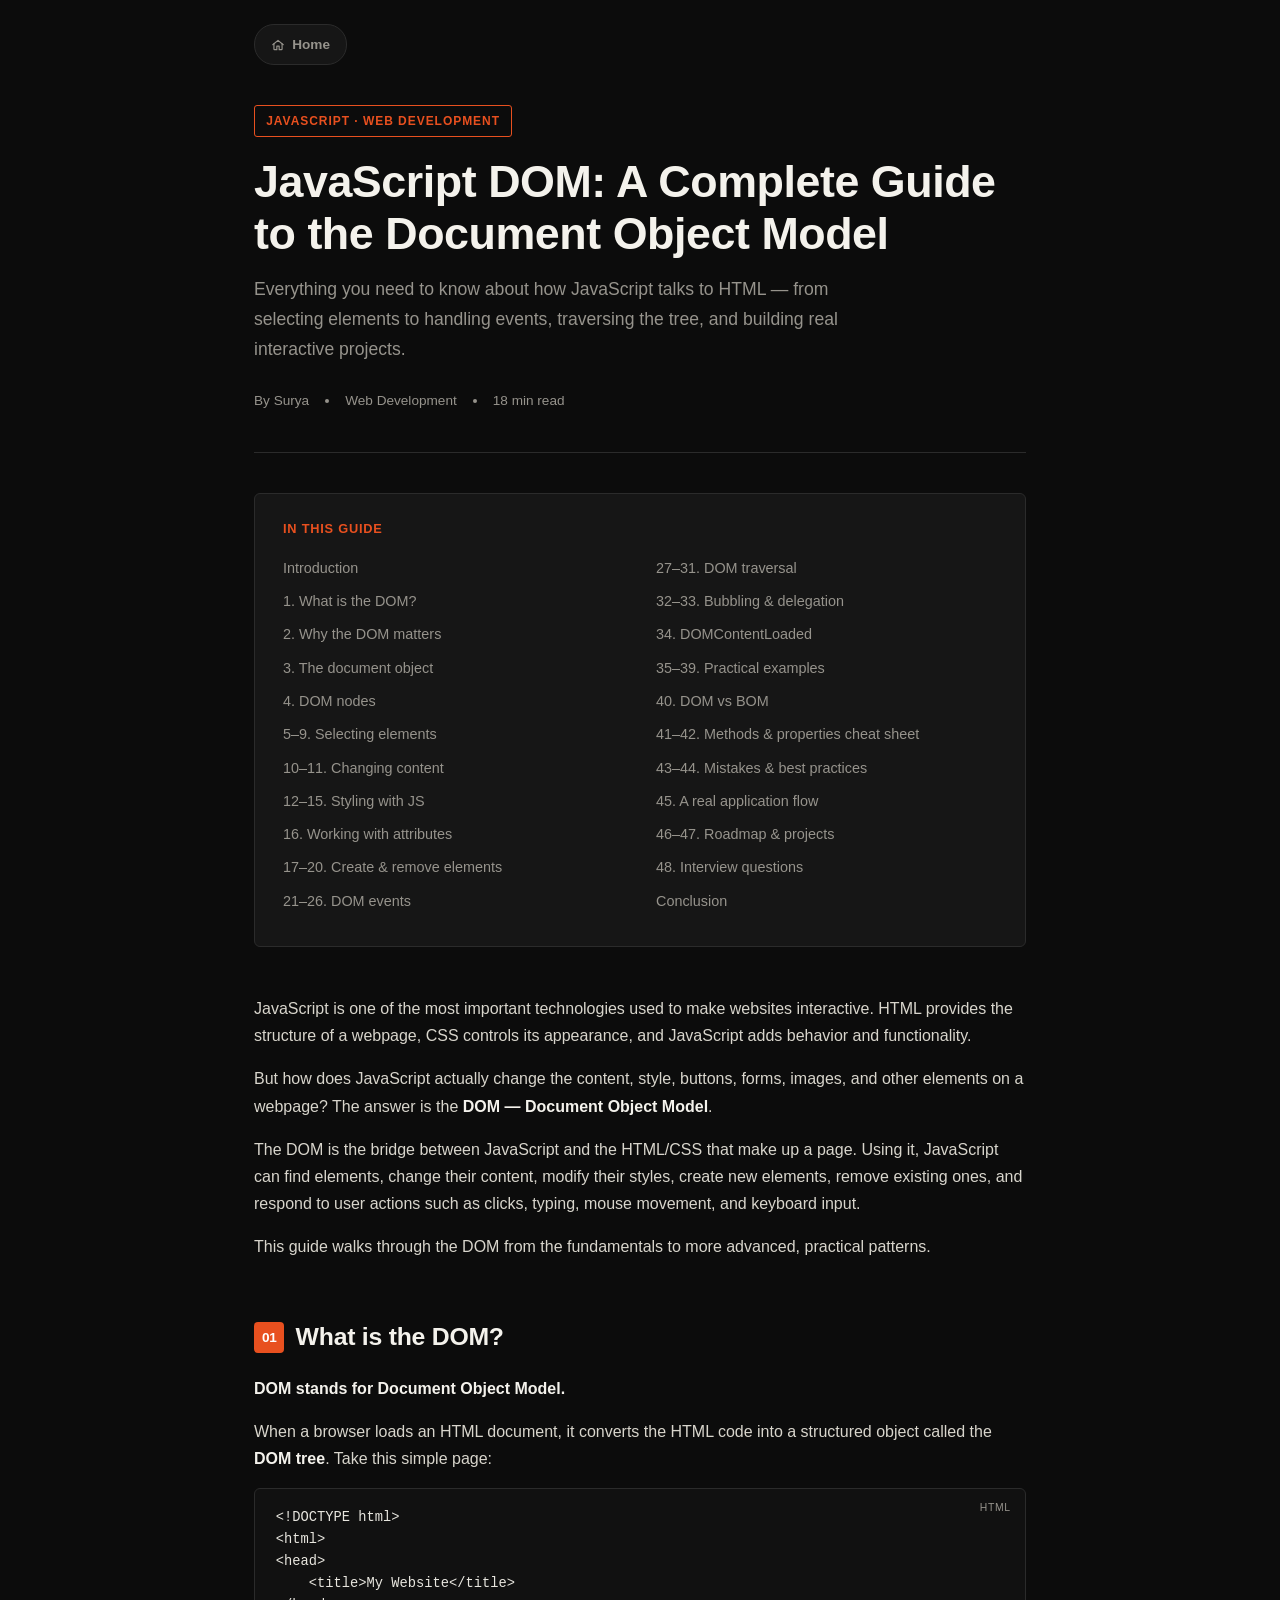
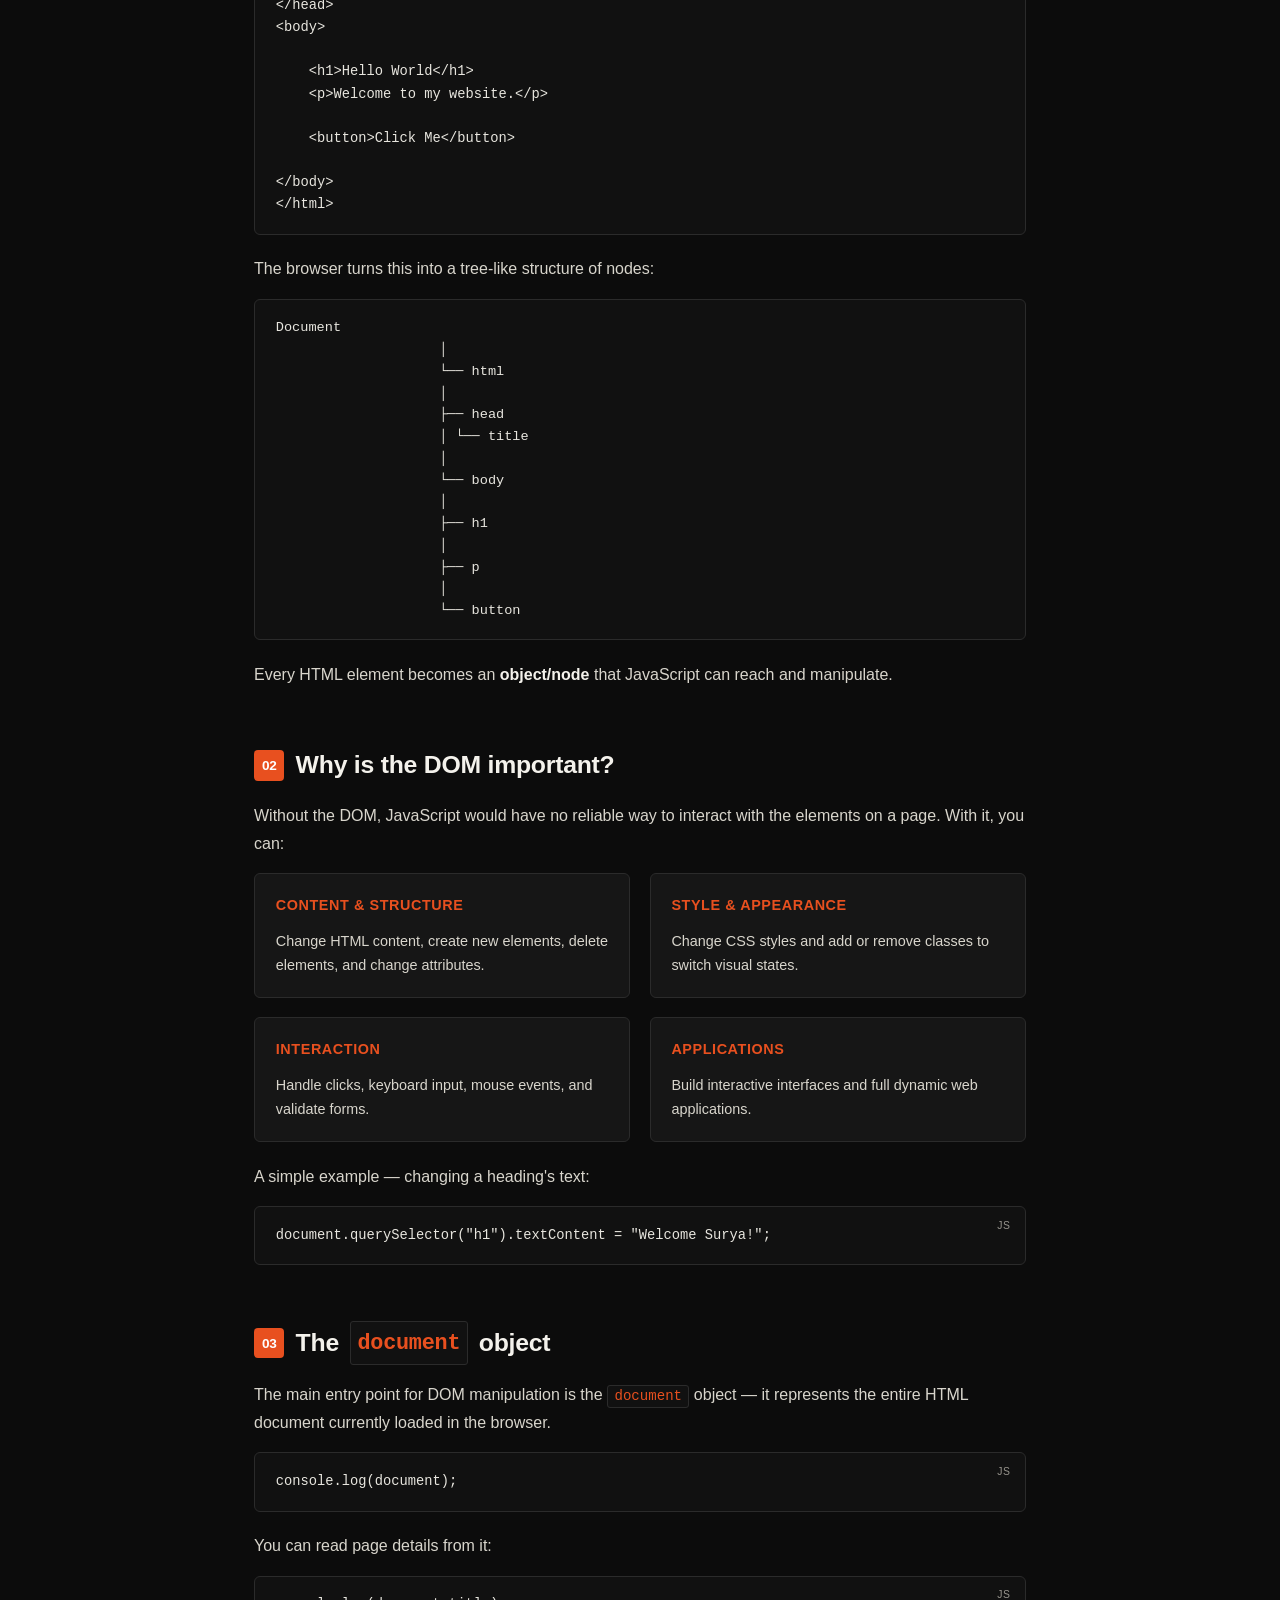
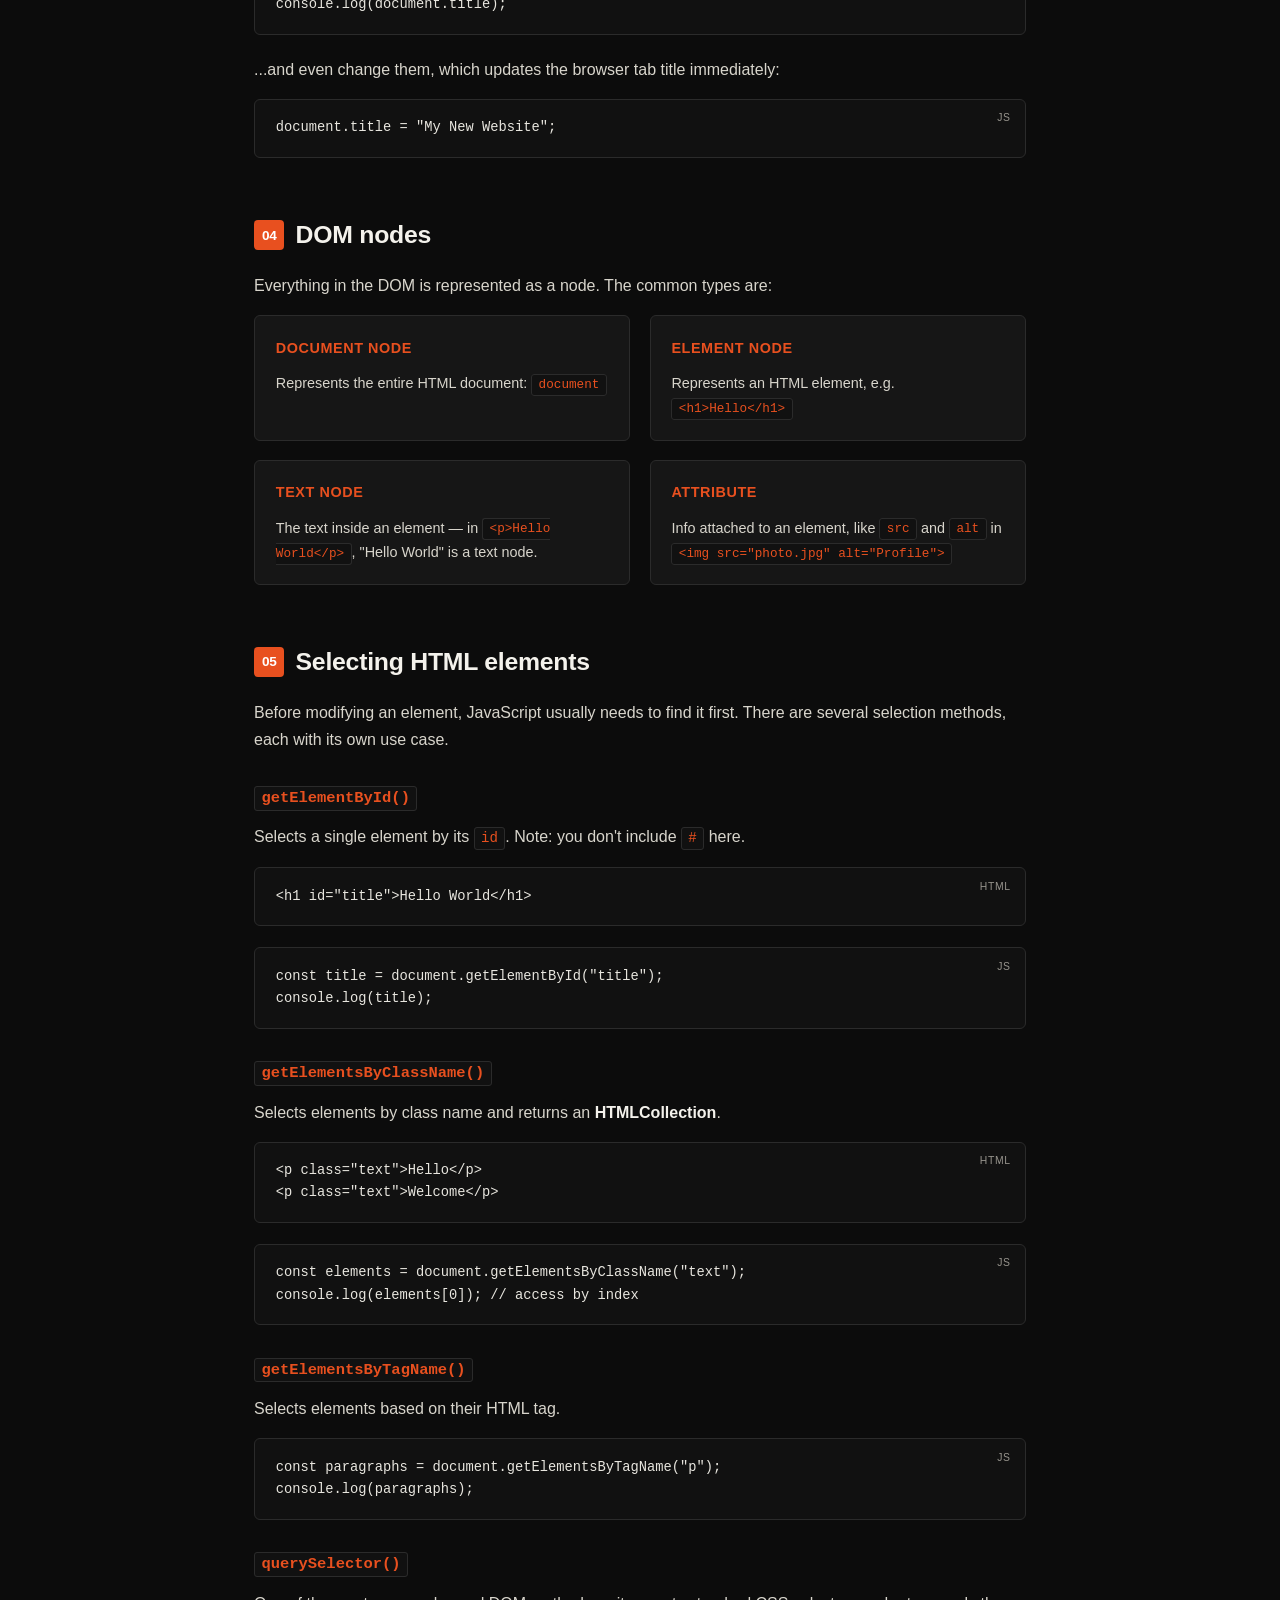
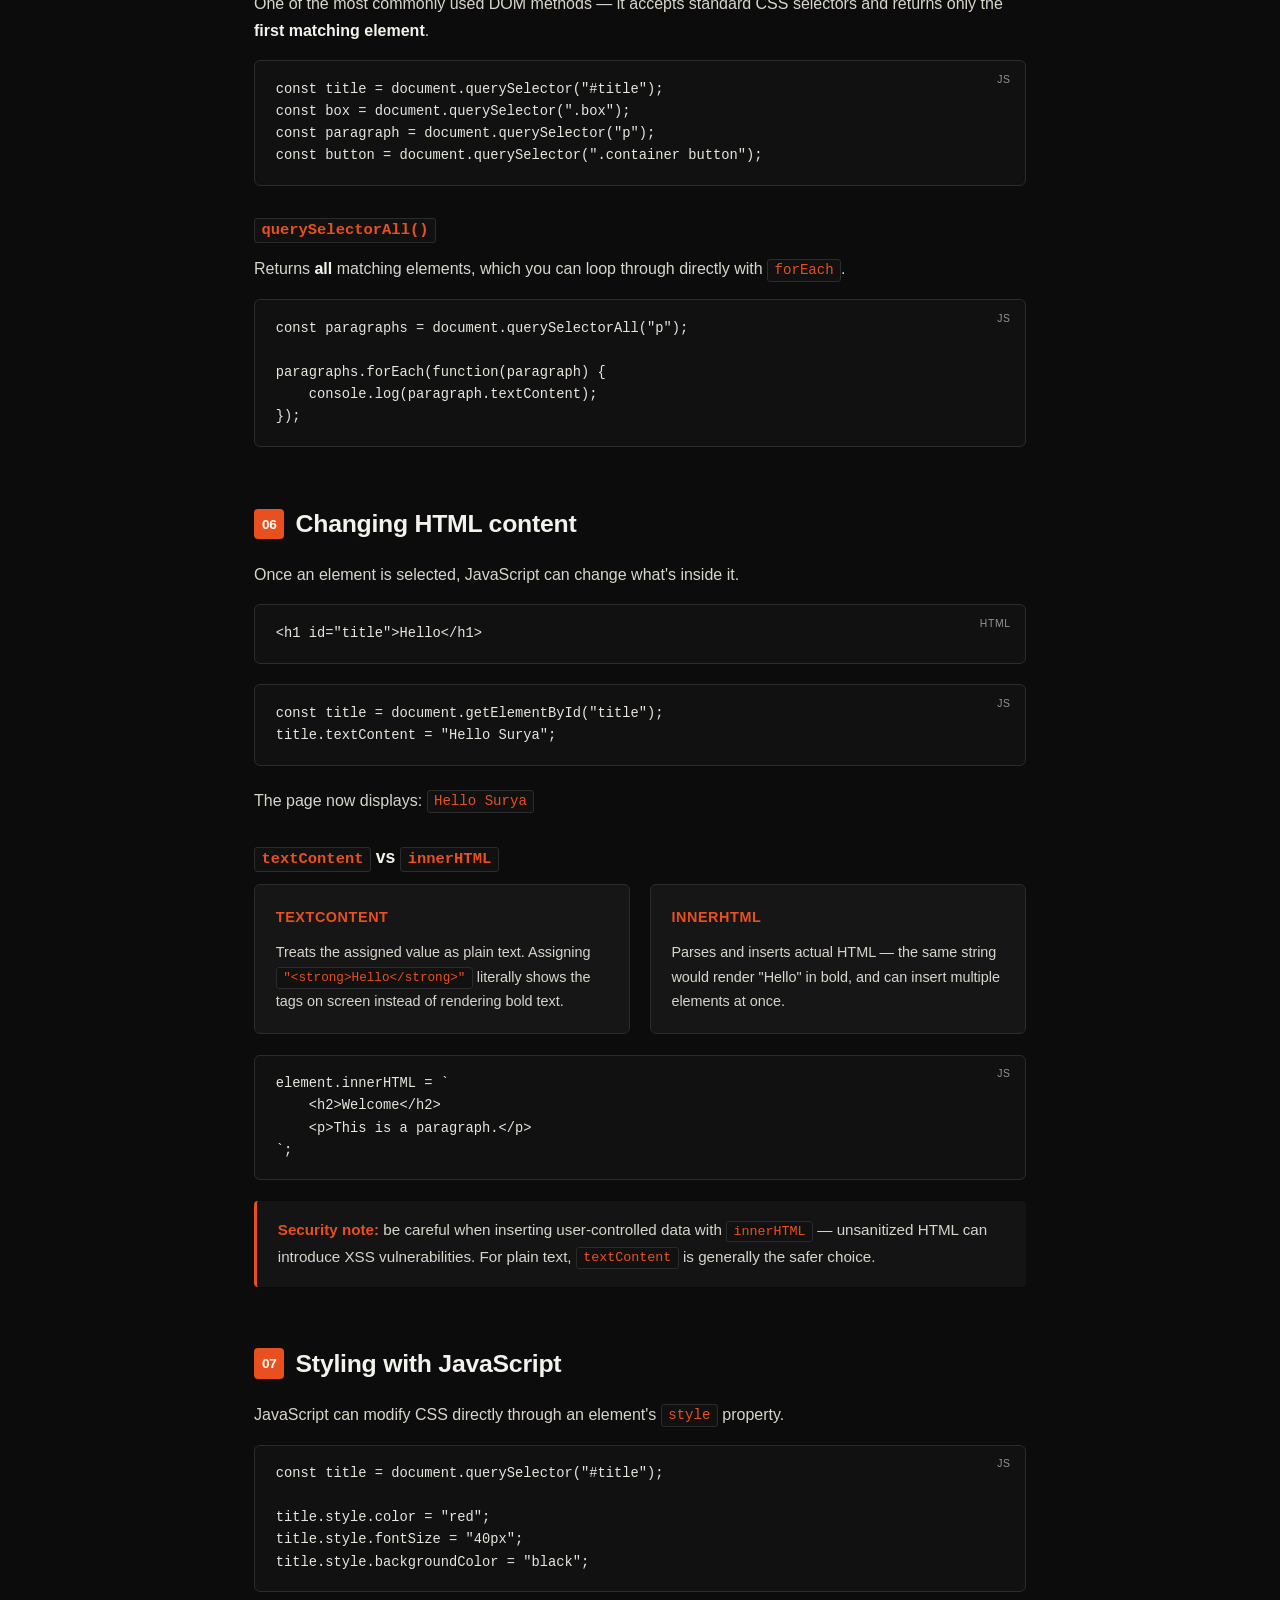
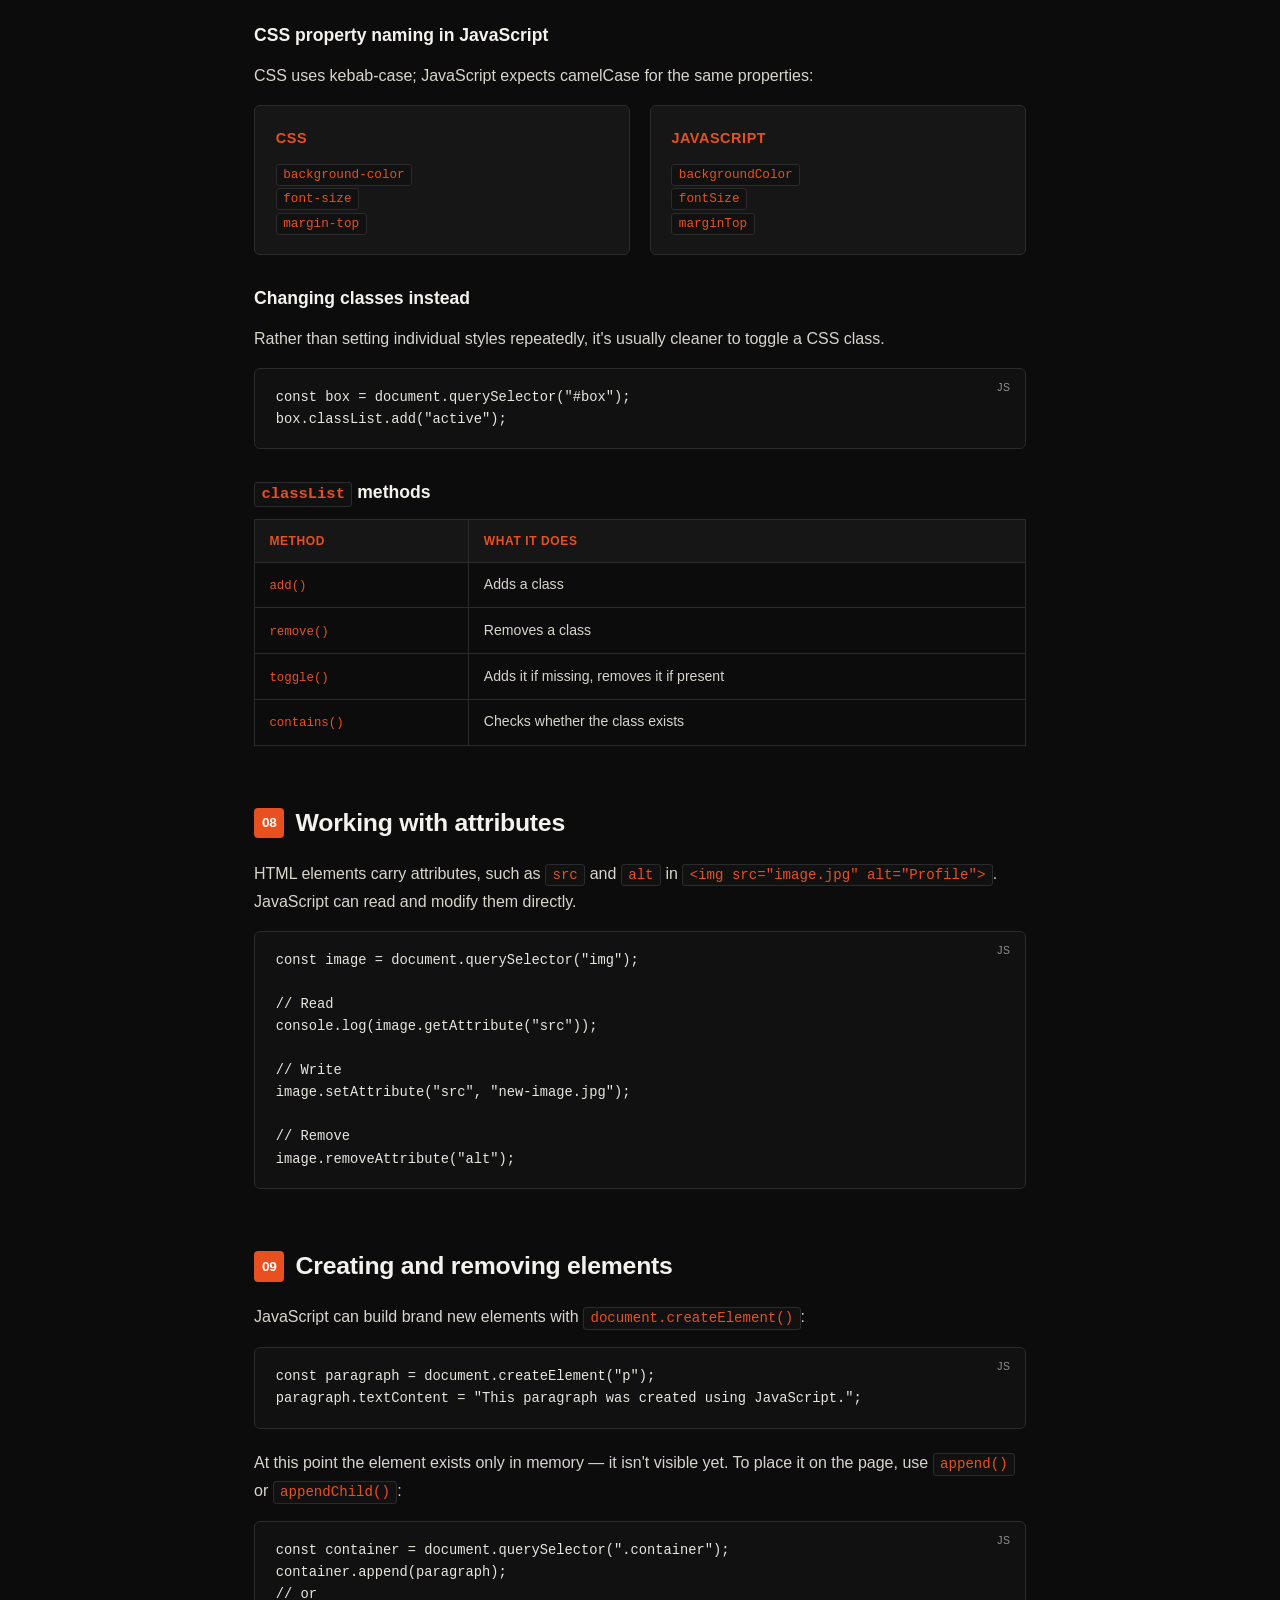
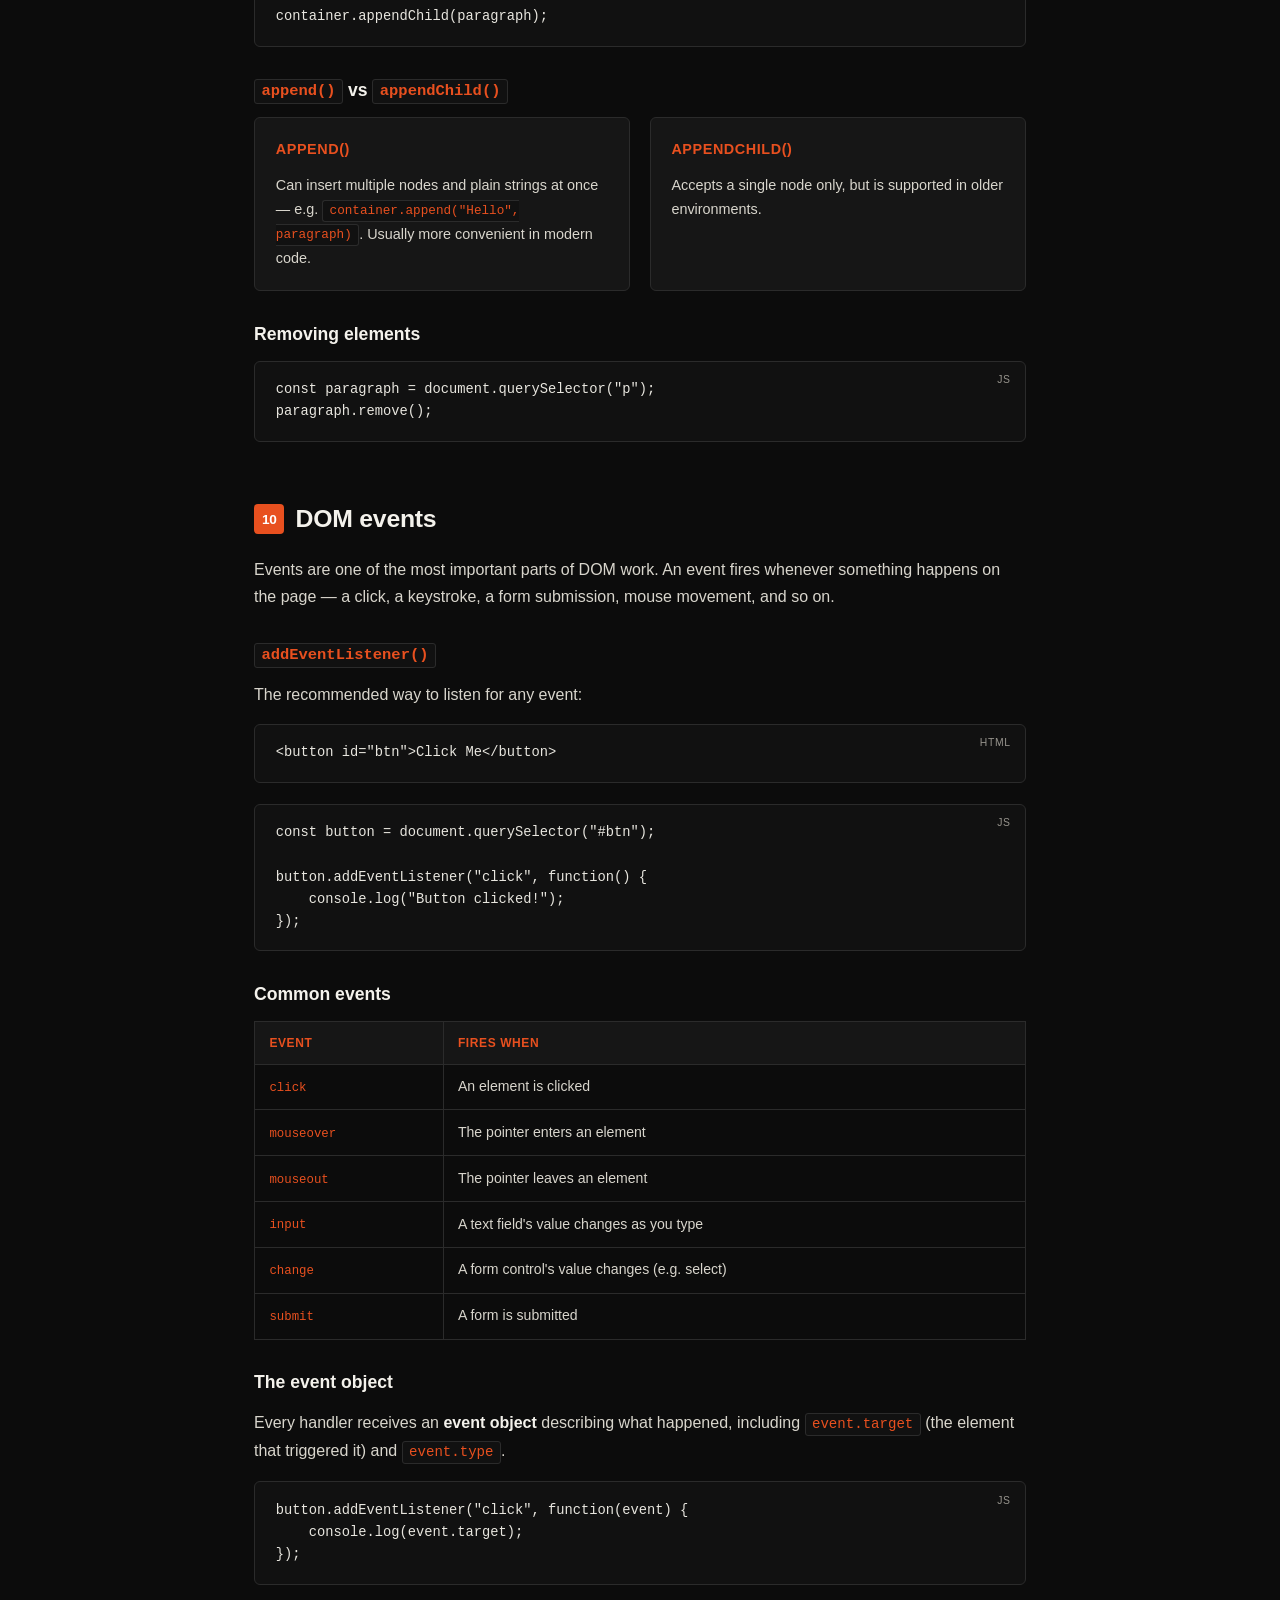
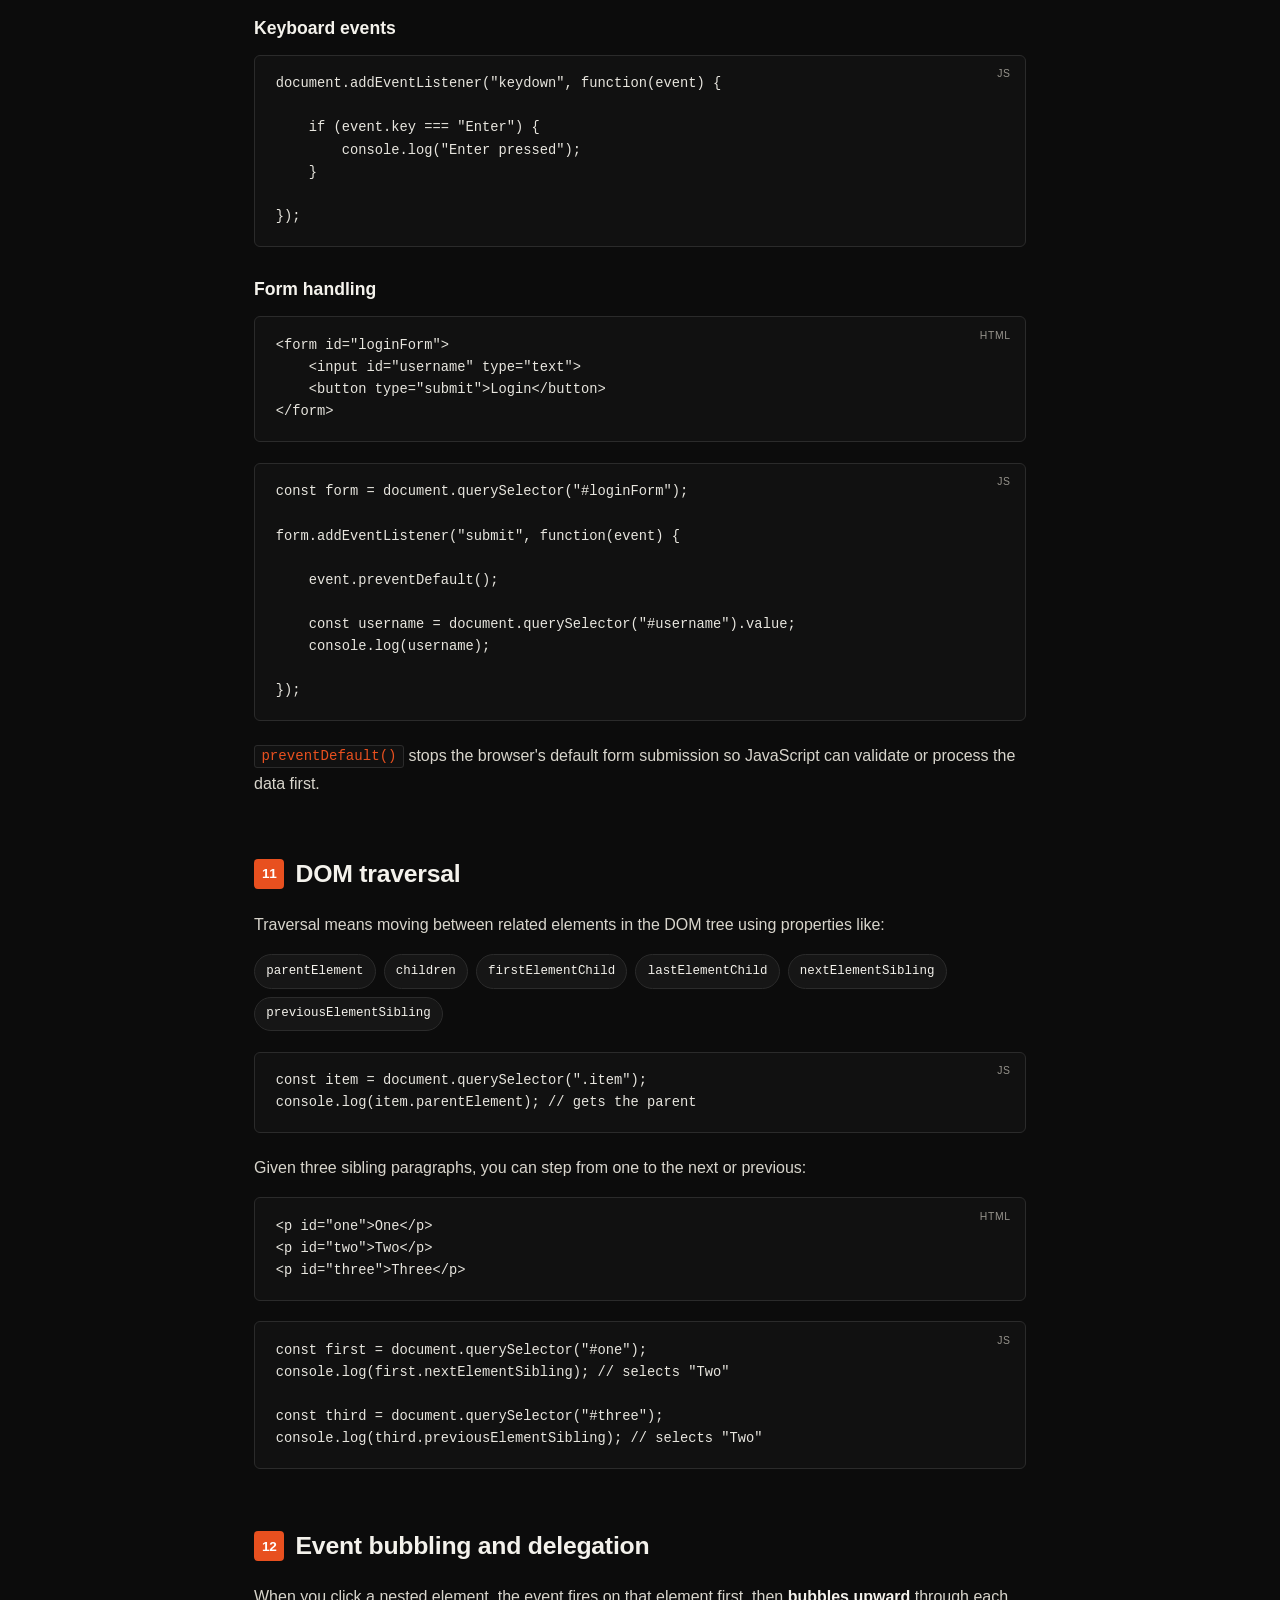
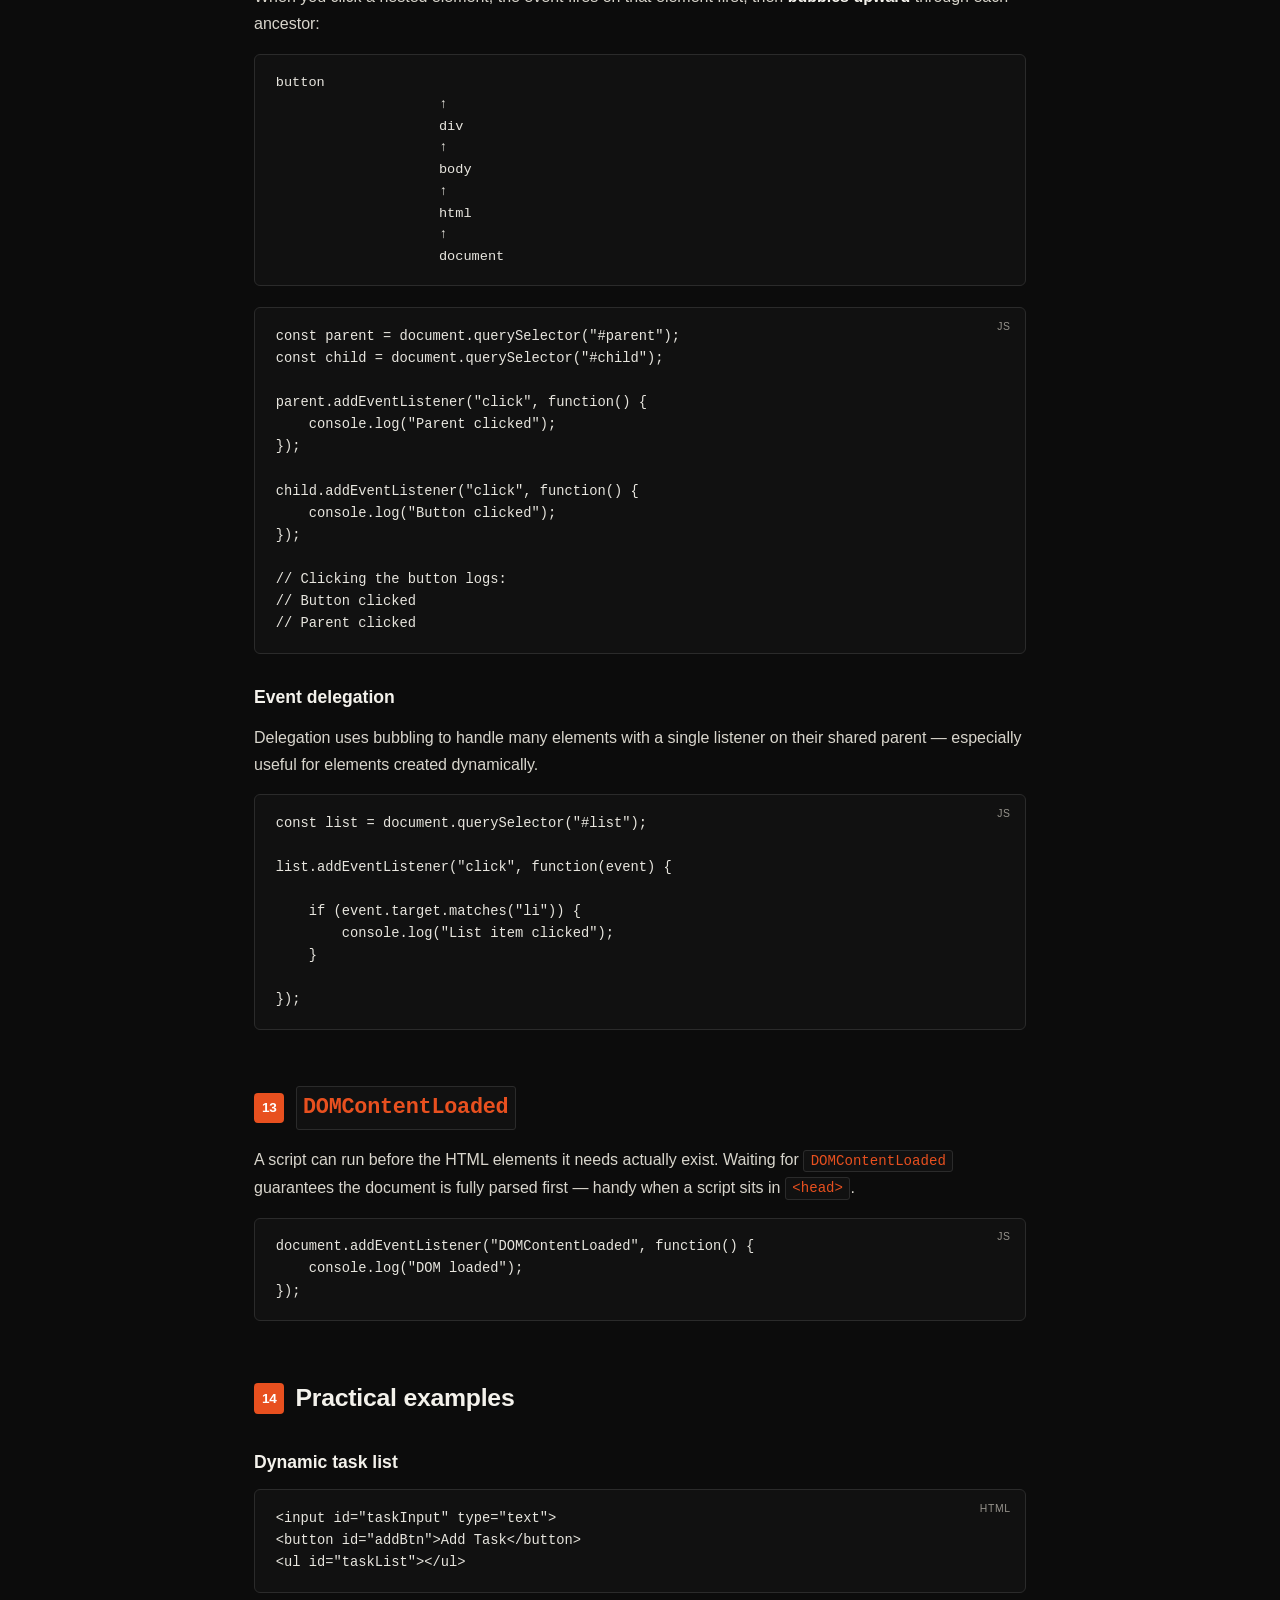
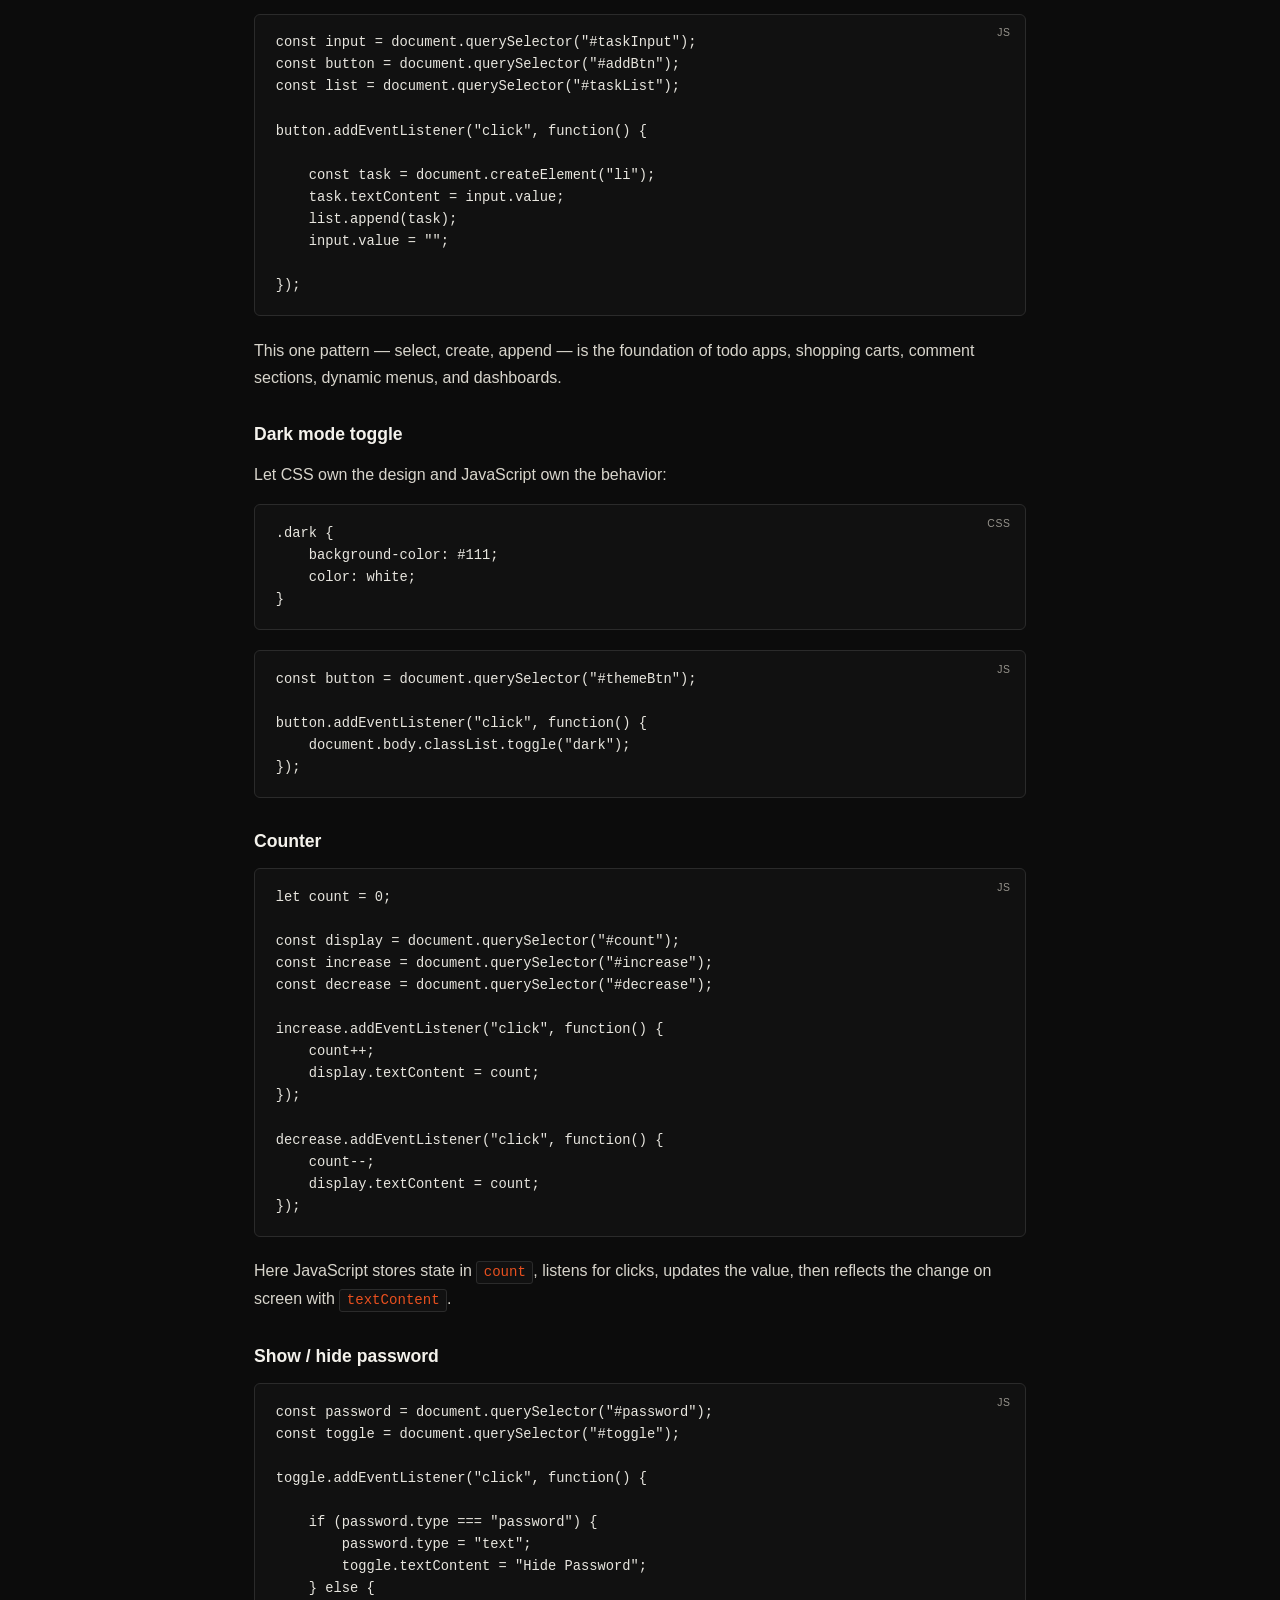
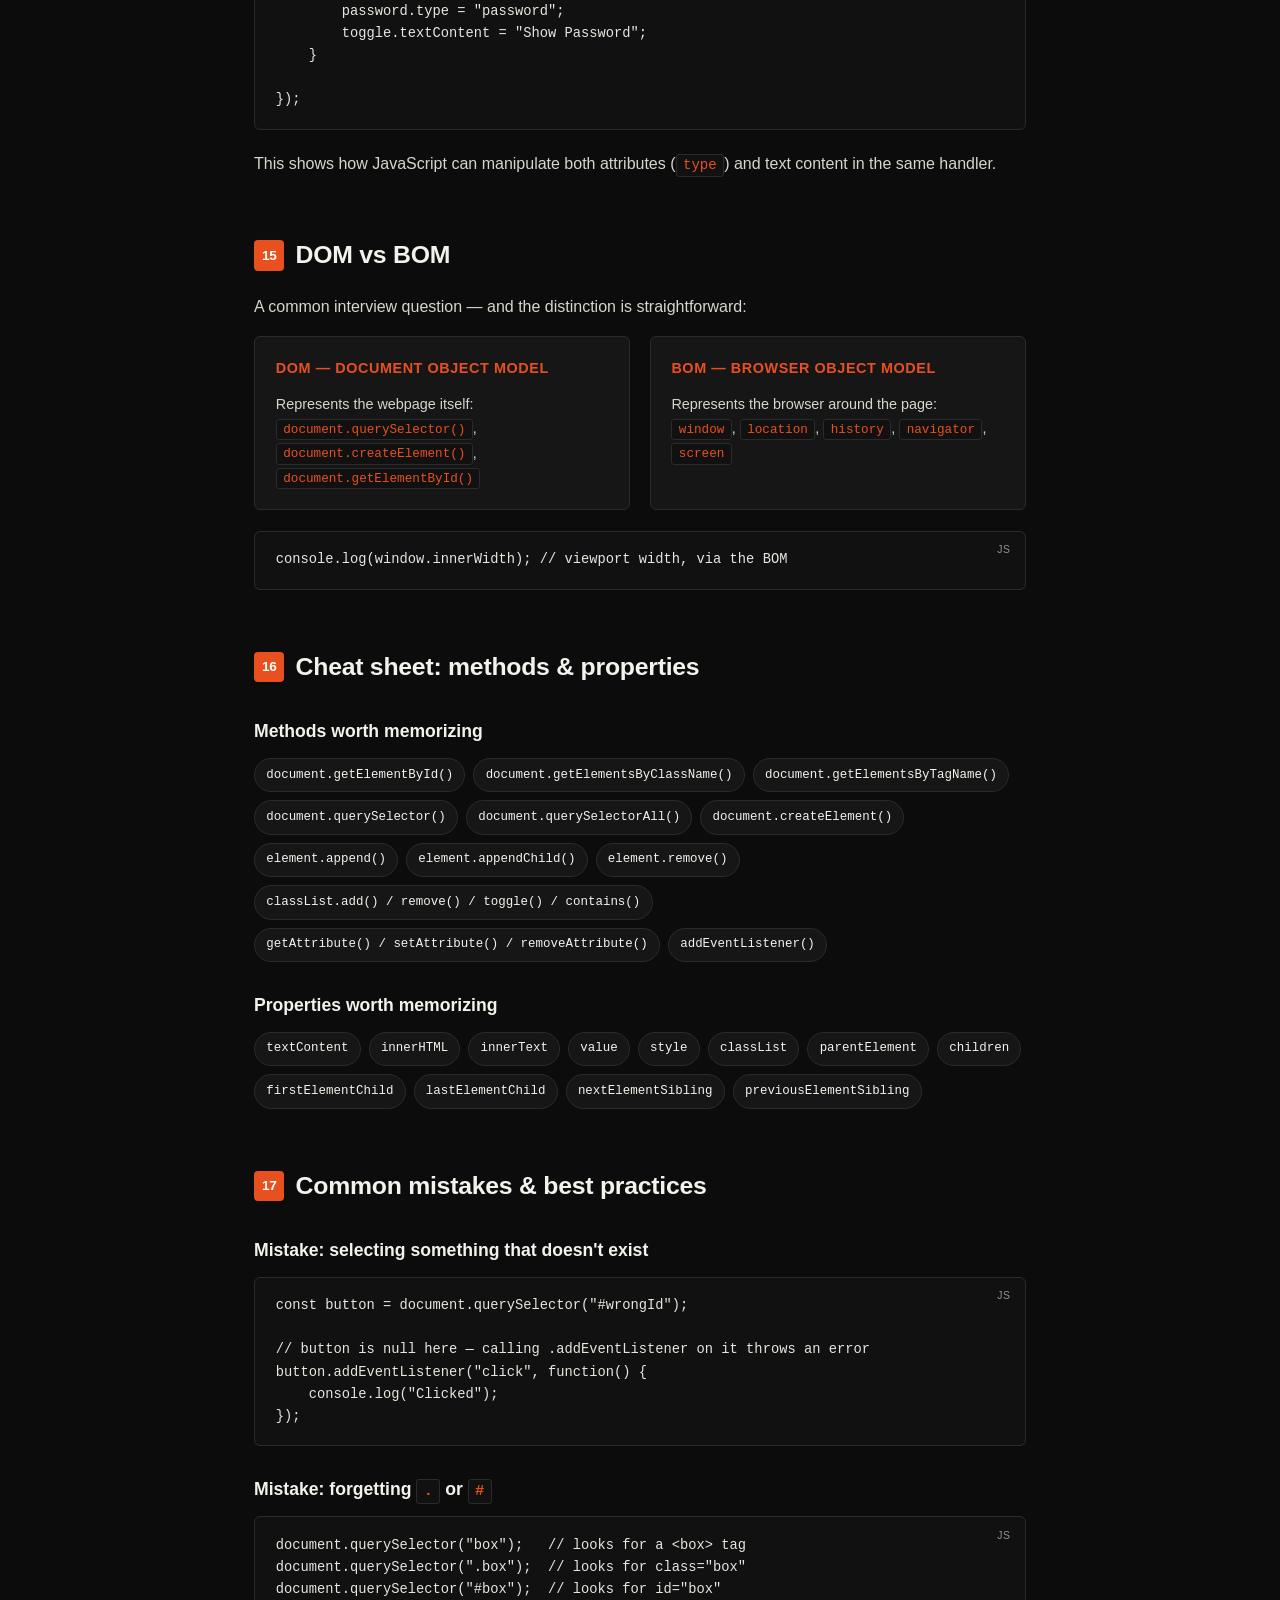
<file: Blog3.html>
<!DOCTYPE html>
<html lang="en">

<head>
    <meta charset="UTF-8">
    <meta name="viewport" content="width=device-width, initial-scale=1.0">
    <title>JavaScript DOM: A Complete Guide to the Document Object Model</title>
    <style>
        :root {
            --bg: #0c0c0c;
            --surface: #161616;
            --surface-alt: #141414;
            --border: #2b2b2b;
            --text: #f4f2ec;
            --text-muted: #96938c;
            --accent: #e8501f;
            --code-bg: #111111;
            --code-text: #e8e6df;
        }

        *,
        *::before,
        *::after {
            box-sizing: border-box;
        }

        html {
            scroll-behavior: smooth;
        }

        body {
            margin: 0;
            background: var(--bg);
            color: var(--text);
            font-family: 'Segoe UI', -apple-system, BlinkMacSystemFont, Roboto, sans-serif;
            line-height: 1.7;
            -webkit-font-smoothing: antialiased;
        }

        a {
            color: var(--accent);
            text-decoration: none;
        }

        a:hover {
            text-decoration: underline;
        }

        img {
            max-width: 100%;
        }

        /* ---------- Layout ---------- */

        .page-wrapper {
            max-width: 820px;
            margin: 0 auto;
            padding: 0 1.5rem 5rem;
        }

        /* ---------- Top bar / Home button ---------- */

        .top-bar {
            padding-top: 1.5rem;
        }

        .home-button {
            display: inline-flex;
            align-items: center;
            gap: 0.45rem;
            font-size: 0.85rem;
            font-weight: 600;
            color: var(--text-muted);
            background: var(--surface);
            border: 1px solid var(--border);
            padding: 0.5rem 1rem;
            border-radius: 20px;
            text-decoration: none;
            transition: color 0.2s ease, border-color 0.2s ease;
        }

        .home-button:hover {
            color: var(--accent);
            border-color: var(--accent);
            text-decoration: none;
        }

        .home-button svg {
            width: 14px;
            height: 14px;
            flex-shrink: 0;
        }

        .article-header {
            padding: 2.5rem 0 2.5rem;
            border-bottom: 1px solid var(--border);
            margin-bottom: 2.5rem;
        }

        .article-eyebrow {
            display: inline-block;
            font-size: 0.75rem;
            font-weight: 700;
            letter-spacing: 0.08em;
            color: var(--accent);
            text-transform: uppercase;
            border: 1px solid var(--accent);
            padding: 0.3rem 0.7rem;
            border-radius: 3px;
            margin-bottom: 1.2rem;
        }

        .article-title {
            font-size: clamp(1.85rem, 6vw, 2.8rem);
            line-height: 1.15;
            font-weight: 800;
            letter-spacing: -0.01em;
            margin: 0 0 1rem;
        }

        .article-subtitle {
            color: var(--text-muted);
            font-size: clamp(0.95rem, 2.4vw, 1.1rem);
            max-width: 60ch;
            margin: 0 0 1.5rem;
        }

        .article-meta {
            display: flex;
            flex-wrap: wrap;
            align-items: center;
            gap: 1rem;
            font-size: 0.85rem;
            color: var(--text-muted);
        }

        .article-meta-dot {
            width: 4px;
            height: 4px;
            border-radius: 50%;
            background: var(--text-muted);
            display: inline-block;
        }

        /* ---------- Table of contents ---------- */

        .toc {
            background: var(--surface);
            border: 1px solid var(--border);
            border-radius: 6px;
            padding: 1.5rem 1.75rem;
            margin-bottom: 3rem;
        }

        .toc-title {
            font-size: 0.8rem;
            font-weight: 700;
            letter-spacing: 0.06em;
            text-transform: uppercase;
            color: var(--accent);
            margin-bottom: 1rem;
        }

        .toc-list {
            columns: 2;
            column-gap: 2rem;
            list-style: none;
            margin: 0;
            padding: 0;
            font-size: 0.9rem;
        }

        .toc-list li {
            break-inside: avoid;
            margin-bottom: 0.55rem;
        }

        .toc-list a {
            color: var(--text-muted);
        }

        .toc-list a:hover {
            color: var(--accent);
            text-decoration: none;
        }

        /* ---------- Article body ---------- */

        article section {
            margin-bottom: 3rem;
        }

        article h2 {
            font-size: clamp(1.25rem, 4vw, 1.55rem);
            font-weight: 700;
            letter-spacing: -0.01em;
            margin: 0 0 1rem;
            padding-top: 0.5rem;
            display: flex;
            align-items: center;
            gap: 0.7rem;
        }

        article h2 .section-number {
            font-size: 0.85rem;
            font-weight: 700;
            color: #fff;
            background: var(--accent);
            width: 1.9rem;
            height: 1.9rem;
            border-radius: 4px;
            display: inline-flex;
            align-items: center;
            justify-content: center;
            flex-shrink: 0;
        }

        article h3 {
            font-size: 1.1rem;
            font-weight: 700;
            margin: 1.8rem 0 0.7rem;
            color: var(--text);
        }

        article p {
            margin: 0 0 1rem;
            color: #d8d5cc;
        }

        article ul,
        article ol {
            margin: 0 0 1.2rem;
            padding-left: 1.4rem;
            color: #d8d5cc;
        }

        article li {
            margin-bottom: 0.4rem;
        }

        strong {
            color: var(--text);
        }

        code {
            font-family: 'Consolas', 'Monaco', 'Courier New', monospace;
            background: var(--code-bg);
            color: var(--accent);
            padding: 0.15rem 0.4rem;
            border-radius: 3px;
            font-size: 0.88em;
            border: 1px solid var(--border);
            word-break: break-word;
        }

        pre {
            background: var(--code-bg);
            border: 1px solid var(--border);
            border-radius: 6px;
            padding: 1.1rem 1.3rem;
            overflow-x: auto;
            -webkit-overflow-scrolling: touch;
            margin: 0 0 1.3rem;
            position: relative;
        }

        pre code {
            background: none;
            border: none;
            color: var(--code-text);
            padding: 0;
            font-size: 0.86rem;
            line-height: 1.6;
            white-space: pre;
            word-break: normal;
        }

        .code-label {
            position: absolute;
            top: 0.6rem;
            right: 0.9rem;
            font-size: 0.65rem;
            letter-spacing: 0.06em;
            text-transform: uppercase;
            color: var(--text-muted);
            font-family: 'Segoe UI', sans-serif;
        }

        .callout {
            background: var(--surface-alt);
            border-left: 3px solid var(--accent);
            border-radius: 4px;
            padding: 1rem 1.3rem;
            margin: 0 0 1.2rem;
            color: #d8d5cc;
            font-size: 0.95rem;
        }

        .callout strong {
            color: var(--accent);
        }

        .ascii-tree {
            background: var(--code-bg);
            border: 1px solid var(--border);
            border-radius: 6px;
            padding: 1.1rem 1.3rem;
            font-family: 'Consolas', 'Monaco', 'Courier New', monospace;
            font-size: 0.85rem;
            color: var(--code-text);
            line-height: 1.6;
            overflow-x: auto;
            -webkit-overflow-scrolling: touch;
            margin-bottom: 1.3rem;
            white-space: pre;
        }

        .two-col {
            display: grid;
            grid-template-columns: 1fr 1fr;
            gap: 1.2rem;
            margin-bottom: 1.3rem;
        }

        .two-col-card {
            background: var(--surface);
            border: 1px solid var(--border);
            border-radius: 6px;
            padding: 1.2rem 1.3rem;
        }

        .two-col-card h4 {
            margin: 0 0 0.7rem;
            font-size: 0.9rem;
            letter-spacing: 0.04em;
            text-transform: uppercase;
            color: var(--accent);
        }

        .two-col-card p {
            margin: 0;
            font-size: 0.9rem;
        }

        /* Tables get a horizontal-scroll wrapper on narrow screens */
        .table-scroll {
            width: 100%;
            overflow-x: auto;
            -webkit-overflow-scrolling: touch;
            margin-bottom: 1.3rem;
        }

        .method-table {
            width: 100%;
            border-collapse: collapse;
            font-size: 0.88rem;
        }

        .table-scroll .method-table {
            margin-bottom: 0;
        }

        .method-table th,
        .method-table td {
            border: 1px solid var(--border);
            padding: 0.65rem 0.9rem;
            text-align: left;
        }

        .method-table th {
            background: var(--surface);
            color: var(--accent);
            font-size: 0.75rem;
            text-transform: uppercase;
            letter-spacing: 0.05em;
            white-space: nowrap;
        }

        .method-table td {
            color: #d8d5cc;
        }

        .method-table code {
            border: none;
            background: transparent;
            padding: 0;
        }

        .tag-row {
            display: flex;
            flex-wrap: wrap;
            gap: 0.5rem;
            margin-bottom: 1.3rem;
        }

        .tag-pill {
            font-family: 'Consolas', 'Monaco', monospace;
            font-size: 0.78rem;
            background: var(--surface);
            border: 1px solid var(--border);
            color: var(--text);
            padding: 0.35rem 0.7rem;
            border-radius: 20px;
        }

        .project-grid {
            display: grid;
            grid-template-columns: repeat(auto-fit, minmax(200px, 1fr));
            gap: 1rem;
            margin-bottom: 1.3rem;
        }

        .project-card {
            background: var(--surface);
            border: 1px solid var(--border);
            border-radius: 6px;
            padding: 1.1rem 1.2rem;
        }

        .project-card h4 {
            margin: 0 0 0.6rem;
            font-size: 0.85rem;
            letter-spacing: 0.04em;
            text-transform: uppercase;
            color: var(--accent);
        }

        .project-card ul {
            margin: 0;
            padding-left: 1.1rem;
            font-size: 0.88rem;
        }

        .project-card li {
            margin-bottom: 0.3rem;
        }

        hr.divider {
            border: none;
            border-top: 1px solid var(--border);
            margin: 2.5rem 0;
        }

        .faq-item {
            border-bottom: 1px solid var(--border);
            padding: 1rem 0;
        }

        .faq-item:last-child {
            border-bottom: none;
        }

        .faq-question {
            font-weight: 700;
            font-size: 0.95rem;
            margin-bottom: 0.4rem;
            display: flex;
            gap: 0.6rem;
        }

        .faq-number {
            color: var(--accent);
            flex-shrink: 0;
        }

        .faq-answer-hint {
            color: var(--text-muted);
            font-size: 0.85rem;
        }

        .back-to-top {
            display: inline-flex;
            align-items: center;
            gap: 0.4rem;
            font-size: 0.8rem;
            color: var(--text-muted);
            margin-top: 1rem;
        }

        .back-to-top:hover {
            color: var(--accent);
        }

        .conclusion-box {
            background: linear-gradient(135deg, rgba(232, 80, 31, 0.12), rgba(232, 80, 31, 0.02));
            border: 1px solid var(--accent);
            border-radius: 8px;
            padding: 2rem;
            margin-top: 1rem;
        }

        .conclusion-flow {
            font-family: 'Consolas', 'Monaco', monospace;
            text-align: center;
            color: var(--accent);
            font-size: 0.95rem;
            line-height: 2.1;
            margin: 1.2rem 0;
        }

        footer.article-footer {
            border-top: 1px solid var(--border);
            margin-top: 3rem;
            padding-top: 2rem;
            color: var(--text-muted);
            font-size: 0.85rem;
            text-align: center;
        }

        footer.article-footer .heart {
            color: var(--accent);
        }

        /* ---------- Responsive: tablets and below ---------- */
        @media (max-width: 768px) {
            .page-wrapper {
                padding: 0 1.25rem 4rem;
            }

            .toc-list {
                columns: 1;
            }

            .two-col {
                grid-template-columns: 1fr;
            }

            .project-grid {
                grid-template-columns: repeat(auto-fit, minmax(160px, 1fr));
            }
        }

        /* ---------- Responsive: phones ---------- */
        @media (max-width: 620px) {
            .page-wrapper {
                padding: 0 1rem 3.5rem;
            }

            .top-bar {
                padding-top: 1rem;
            }

            .article-header {
                padding: 1.75rem 0 2rem;
                margin-bottom: 2rem;
            }

            .toc {
                padding: 1.25rem 1.25rem;
                margin-bottom: 2rem;
            }

            article section {
                margin-bottom: 2.25rem;
            }

            article h2 {
                gap: 0.55rem;
            }

            article h2 .section-number {
                width: 1.6rem;
                height: 1.6rem;
                font-size: 0.75rem;
            }

            pre {
                padding: 0.9rem 1rem;
                border-radius: 5px;
            }

            pre code {
                font-size: 0.78rem;
            }

            .ascii-tree {
                padding: 0.9rem 1rem;
                font-size: 0.76rem;
            }

            .method-table {
                font-size: 0.82rem;
            }

            .method-table th,
            .method-table td {
                padding: 0.55rem 0.7rem;
            }

            .tag-pill {
                font-size: 0.73rem;
                padding: 0.3rem 0.6rem;
            }

            .conclusion-box {
                padding: 1.4rem;
            }

            .conclusion-flow {
                font-size: 0.82rem;
                line-height: 1.9;
            }

            .faq-question {
                font-size: 0.9rem;
            }
        }

        /* ---------- Responsive: small phones ---------- */
        @media (max-width: 400px) {
            .article-title {
                font-size: 1.65rem;
            }

            .article-eyebrow {
                font-size: 0.68rem;
                padding: 0.25rem 0.55rem;
            }

            .project-grid {
                grid-template-columns: 1fr;
            }

            .home-button {
                font-size: 0.8rem;
                padding: 0.45rem 0.85rem;
            }
        }
    </style>
</head>

<body>

    <div class="page-wrapper">

        <div class="top-bar">
            <a class="home-button" href="./index.html">
                <svg viewBox="0 0 24 24" fill="none" stroke="currentColor" stroke-width="2" stroke-linecap="round"
                    stroke-linejoin="round">
                    <path d="M3 11.5 12 4l9 7.5" />
                    <path d="M5 10v9a1 1 0 0 0 1 1h4v-6h4v6h4a1 1 0 0 0 1-1v-9" />
                </svg>
                Home
            </a>
        </div>

        <header class="article-header">
            <span class="article-eyebrow">JavaScript · Web Development</span>
            <h1 class="article-title">JavaScript DOM: A Complete Guide to the Document Object Model</h1>
            <p class="article-subtitle">
                Everything you need to know about how JavaScript talks to HTML — from selecting
                elements to handling events, traversing the tree, and building real interactive projects.
            </p>
            <div class="article-meta">
                <span>By Surya</span>
                <span class="article-meta-dot"></span>
                <span>Web Development</span>
                <span class="article-meta-dot"></span>
                <span>18 min read</span>
            </div>
        </header>

        <nav class="toc" aria-label="Table of contents">
            <div class="toc-title">In this guide</div>
            <ul class="toc-list">
                <li><a href="#intro">Introduction</a></li>
                <li><a href="#what-is-dom">1. What is the DOM?</a></li>
                <li><a href="#why-important">2. Why the DOM matters</a></li>
                <li><a href="#document-object">3. The document object</a></li>
                <li><a href="#dom-nodes">4. DOM nodes</a></li>
                <li><a href="#selecting">5–9. Selecting elements</a></li>
                <li><a href="#content">10–11. Changing content</a></li>
                <li><a href="#css">12–15. Styling with JS</a></li>
                <li><a href="#attributes">16. Working with attributes</a></li>
                <li><a href="#create-remove">17–20. Create & remove elements</a></li>
                <li><a href="#events">21–26. DOM events</a></li>
                <li><a href="#traversal">27–31. DOM traversal</a></li>
                <li><a href="#bubbling">32–33. Bubbling & delegation</a></li>
                <li><a href="#dcl">34. DOMContentLoaded</a></li>
                <li><a href="#examples">35–39. Practical examples</a></li>
                <li><a href="#dom-vs-bom">40. DOM vs BOM</a></li>
                <li><a href="#cheatsheet">41–42. Methods & properties cheat sheet</a></li>
                <li><a href="#mistakes">43–44. Mistakes & best practices</a></li>
                <li><a href="#real-app">45. A real application flow</a></li>
                <li><a href="#roadmap">46–47. Roadmap & projects</a></li>
                <li><a href="#faq">48. Interview questions</a></li>
                <li><a href="#conclusion">Conclusion</a></li>
            </ul>
        </nav>

        <article>

            <section id="intro">
                <p>
                    JavaScript is one of the most important technologies used to make websites interactive.
                    HTML provides the structure of a webpage, CSS controls its appearance, and JavaScript
                    adds behavior and functionality.
                </p>
                <p>
                    But how does JavaScript actually change the content, style, buttons, forms, images, and
                    other elements on a webpage? The answer is the <strong>DOM — Document Object Model</strong>.
                </p>
                <p>
                    The DOM is the bridge between JavaScript and the HTML/CSS that make up a page. Using it,
                    JavaScript can find elements, change their content, modify their styles, create new
                    elements, remove existing ones, and respond to user actions such as clicks, typing,
                    mouse movement, and keyboard input.
                </p>
                <p>This guide walks through the DOM from the fundamentals to more advanced, practical patterns.</p>
            </section>

            <section id="what-is-dom">
                <h2><span class="section-number">01</span>What is the DOM?</h2>
                <p><strong>DOM stands for Document Object Model.</strong></p>
                <p>
                    When a browser loads an HTML document, it converts the HTML code into a structured
                    object called the <strong>DOM tree</strong>. Take this simple page:
                </p>
                <pre><span class="code-label">html</span><code>&lt;!DOCTYPE html&gt;
&lt;html&gt;
&lt;head&gt;
    &lt;title&gt;My Website&lt;/title&gt;
&lt;/head&gt;
&lt;body&gt;

    &lt;h1&gt;Hello World&lt;/h1&gt;
    &lt;p&gt;Welcome to my website.&lt;/p&gt;

    &lt;button&gt;Click Me&lt;/button&gt;

&lt;/body&gt;
&lt;/html&gt;</code></pre>
                <p>The browser turns this into a tree-like structure of nodes:</p>
                <div class="ascii-tree">Document
                    │
                    └── html
                    │
                    ├── head
                    │ └── title
                    │
                    └── body
                    │
                    ├── h1
                    │
                    ├── p
                    │
                    └── button</div>
                <p>Every HTML element becomes an <strong>object/node</strong> that JavaScript can reach and manipulate.
                </p>
            </section>

            <section id="why-important">
                <h2><span class="section-number">02</span>Why is the DOM important?</h2>
                <p>Without the DOM, JavaScript would have no reliable way to interact with the elements on a page. With
                    it, you can:</p>
                <div class="two-col">
                    <div class="two-col-card">
                        <h4>Content & structure</h4>
                        <p>Change HTML content, create new elements, delete elements, and change attributes.</p>
                    </div>
                    <div class="two-col-card">
                        <h4>Style & appearance</h4>
                        <p>Change CSS styles and add or remove classes to switch visual states.</p>
                    </div>
                    <div class="two-col-card">
                        <h4>Interaction</h4>
                        <p>Handle clicks, keyboard input, mouse events, and validate forms.</p>
                    </div>
                    <div class="two-col-card">
                        <h4>Applications</h4>
                        <p>Build interactive interfaces and full dynamic web applications.</p>
                    </div>
                </div>
                <p>A simple example — changing a heading's text:</p>
                <pre><span class="code-label">js</span><code>document.querySelector("h1").textContent = "Welcome Surya!";</code></pre>
            </section>

            <section id="document-object">
                <h2><span class="section-number">03</span>The <code>document</code> object</h2>
                <p>The main entry point for DOM manipulation is the <code>document</code> object — it represents the
                    entire HTML document currently loaded in the browser.</p>
                <pre><span class="code-label">js</span><code>console.log(document);</code></pre>
                <p>You can read page details from it:</p>
                <pre><span class="code-label">js</span><code>console.log(document.title);</code></pre>
                <p>...and even change them, which updates the browser tab title immediately:</p>
                <pre><span class="code-label">js</span><code>document.title = "My New Website";</code></pre>
            </section>

            <section id="dom-nodes">
                <h2><span class="section-number">04</span>DOM nodes</h2>
                <p>Everything in the DOM is represented as a node. The common types are:</p>
                <div class="two-col">
                    <div class="two-col-card">
                        <h4>Document node</h4>
                        <p>Represents the entire HTML document: <code>document</code></p>
                    </div>
                    <div class="two-col-card">
                        <h4>Element node</h4>
                        <p>Represents an HTML element, e.g. <code>&lt;h1&gt;Hello&lt;/h1&gt;</code></p>
                    </div>
                    <div class="two-col-card">
                        <h4>Text node</h4>
                        <p>The text inside an element — in <code>&lt;p&gt;Hello World&lt;/p&gt;</code>, "Hello World" is
                            a text node.</p>
                    </div>
                    <div class="two-col-card">
                        <h4>Attribute</h4>
                        <p>Info attached to an element, like <code>src</code> and <code>alt</code> in
                            <code>&lt;img src="photo.jpg" alt="Profile"&gt;</code></p>
                    </div>
                </div>
            </section>

            <section id="selecting">
                <h2><span class="section-number">05</span>Selecting HTML elements</h2>
                <p>Before modifying an element, JavaScript usually needs to find it first. There are several selection
                    methods, each with its own use case.</p>

                <h3><code>getElementById()</code></h3>
                <p>Selects a single element by its <code>id</code>. Note: you don't include <code>#</code> here.</p>
                <pre><span class="code-label">html</span><code>&lt;h1 id="title"&gt;Hello World&lt;/h1&gt;</code></pre>
                <pre><span class="code-label">js</span><code>const title = document.getElementById("title");
console.log(title);</code></pre>

                <h3><code>getElementsByClassName()</code></h3>
                <p>Selects elements by class name and returns an <strong>HTMLCollection</strong>.</p>
                <pre><span class="code-label">html</span><code>&lt;p class="text"&gt;Hello&lt;/p&gt;
&lt;p class="text"&gt;Welcome&lt;/p&gt;</code></pre>
                <pre><span class="code-label">js</span><code>const elements = document.getElementsByClassName("text");
console.log(elements[0]); // access by index</code></pre>

                <h3><code>getElementsByTagName()</code></h3>
                <p>Selects elements based on their HTML tag.</p>
                <pre><span class="code-label">js</span><code>const paragraphs = document.getElementsByTagName("p");
console.log(paragraphs);</code></pre>

                <h3><code>querySelector()</code></h3>
                <p>One of the most commonly used DOM methods — it accepts standard CSS selectors and returns only the
                    <strong>first matching element</strong>.</p>
                <pre><span class="code-label">js</span><code>const title = document.querySelector("#title");
const box = document.querySelector(".box");
const paragraph = document.querySelector("p");
const button = document.querySelector(".container button");</code></pre>

                <h3><code>querySelectorAll()</code></h3>
                <p>Returns <strong>all</strong> matching elements, which you can loop through directly with
                    <code>forEach</code>.</p>
                <pre><span class="code-label">js</span><code>const paragraphs = document.querySelectorAll("p");

paragraphs.forEach(function(paragraph) {
    console.log(paragraph.textContent);
});</code></pre>
            </section>

            <section id="content">
                <h2><span class="section-number">06</span>Changing HTML content</h2>
                <p>Once an element is selected, JavaScript can change what's inside it.</p>
                <pre><span class="code-label">html</span><code>&lt;h1 id="title"&gt;Hello&lt;/h1&gt;</code></pre>
                <pre><span class="code-label">js</span><code>const title = document.getElementById("title");
title.textContent = "Hello Surya";</code></pre>
                <p>The page now displays: <code>Hello Surya</code></p>

                <h3><code>textContent</code> vs <code>innerHTML</code></h3>
                <div class="two-col">
                    <div class="two-col-card">
                        <h4>textContent</h4>
                        <p>Treats the assigned value as plain text. Assigning
                            <code>"&lt;strong&gt;Hello&lt;/strong&gt;"</code> literally shows the tags on screen instead
                            of rendering bold text.</p>
                    </div>
                    <div class="two-col-card">
                        <h4>innerHTML</h4>
                        <p>Parses and inserts actual HTML — the same string would render "Hello" in bold, and can insert
                            multiple elements at once.</p>
                    </div>
                </div>
                <pre><span class="code-label">js</span><code>element.innerHTML = `
    &lt;h2&gt;Welcome&lt;/h2&gt;
    &lt;p&gt;This is a paragraph.&lt;/p&gt;
`;</code></pre>
                <div class="callout">
                    <strong>Security note:</strong> be careful when inserting user-controlled data with
                    <code>innerHTML</code> — unsanitized HTML can introduce XSS vulnerabilities. For plain
                    text, <code>textContent</code> is generally the safer choice.
                </div>
            </section>

            <section id="css">
                <h2><span class="section-number">07</span>Styling with JavaScript</h2>
                <p>JavaScript can modify CSS directly through an element's <code>style</code> property.</p>
                <pre><span class="code-label">js</span><code>const title = document.querySelector("#title");

title.style.color = "red";
title.style.fontSize = "40px";
title.style.backgroundColor = "black";</code></pre>

                <h3>CSS property naming in JavaScript</h3>
                <p>CSS uses kebab-case; JavaScript expects camelCase for the same properties:</p>
                <div class="two-col">
                    <div class="two-col-card">
                        <h4>CSS</h4>
                        <p><code>background-color</code><br><code>font-size</code><br><code>margin-top</code></p>
                    </div>
                    <div class="two-col-card">
                        <h4>JavaScript</h4>
                        <p><code>backgroundColor</code><br><code>fontSize</code><br><code>marginTop</code></p>
                    </div>
                </div>

                <h3>Changing classes instead</h3>
                <p>Rather than setting individual styles repeatedly, it's usually cleaner to toggle a CSS class.</p>
                <pre><span class="code-label">js</span><code>const box = document.querySelector("#box");
box.classList.add("active");</code></pre>

                <h3><code>classList</code> methods</h3>
                <div class="table-scroll">
                    <table class="method-table">
                        <thead>
                            <tr>
                                <th>Method</th>
                                <th>What it does</th>
                            </tr>
                        </thead>
                        <tbody>
                            <tr>
                                <td><code>add()</code></td>
                                <td>Adds a class</td>
                            </tr>
                            <tr>
                                <td><code>remove()</code></td>
                                <td>Removes a class</td>
                            </tr>
                            <tr>
                                <td><code>toggle()</code></td>
                                <td>Adds it if missing, removes it if present</td>
                            </tr>
                            <tr>
                                <td><code>contains()</code></td>
                                <td>Checks whether the class exists</td>
                            </tr>
                        </tbody>
                    </table>
                </div>
            </section>

            <section id="attributes">
                <h2><span class="section-number">08</span>Working with attributes</h2>
                <p>HTML elements carry attributes, such as <code>src</code> and <code>alt</code> in
                    <code>&lt;img src="image.jpg" alt="Profile"&gt;</code>. JavaScript can read and modify them
                    directly.</p>
                <pre><span class="code-label">js</span><code>const image = document.querySelector("img");

// Read
console.log(image.getAttribute("src"));

// Write
image.setAttribute("src", "new-image.jpg");

// Remove
image.removeAttribute("alt");</code></pre>
            </section>

            <section id="create-remove">
                <h2><span class="section-number">09</span>Creating and removing elements</h2>
                <p>JavaScript can build brand new elements with <code>document.createElement()</code>:</p>
                <pre><span class="code-label">js</span><code>const paragraph = document.createElement("p");
paragraph.textContent = "This paragraph was created using JavaScript.";</code></pre>
                <p>At this point the element exists only in memory — it isn't visible yet. To place it on the page, use
                    <code>append()</code> or <code>appendChild()</code>:</p>
                <pre><span class="code-label">js</span><code>const container = document.querySelector(".container");
container.append(paragraph);
// or
container.appendChild(paragraph);</code></pre>

                <h3><code>append()</code> vs <code>appendChild()</code></h3>
                <div class="two-col">
                    <div class="two-col-card">
                        <h4>append()</h4>
                        <p>Can insert multiple nodes and plain strings at once — e.g.
                            <code>container.append("Hello", paragraph)</code>. Usually more convenient in modern code.
                        </p>
                    </div>
                    <div class="two-col-card">
                        <h4>appendChild()</h4>
                        <p>Accepts a single node only, but is supported in older environments.</p>
                    </div>
                </div>

                <h3>Removing elements</h3>
                <pre><span class="code-label">js</span><code>const paragraph = document.querySelector("p");
paragraph.remove();</code></pre>
            </section>

            <section id="events">
                <h2><span class="section-number">10</span>DOM events</h2>
                <p>Events are one of the most important parts of DOM work. An event fires whenever something happens on
                    the page — a click, a keystroke, a form submission, mouse movement, and so on.</p>

                <h3><code>addEventListener()</code></h3>
                <p>The recommended way to listen for any event:</p>
                <pre><span class="code-label">html</span><code>&lt;button id="btn"&gt;Click Me&lt;/button&gt;</code></pre>
                <pre><span class="code-label">js</span><code>const button = document.querySelector("#btn");

button.addEventListener("click", function() {
    console.log("Button clicked!");
});</code></pre>

                <h3>Common events</h3>
                <div class="table-scroll">
                    <table class="method-table">
                        <thead>
                            <tr>
                                <th>Event</th>
                                <th>Fires when</th>
                            </tr>
                        </thead>
                        <tbody>
                            <tr>
                                <td><code>click</code></td>
                                <td>An element is clicked</td>
                            </tr>
                            <tr>
                                <td><code>mouseover</code></td>
                                <td>The pointer enters an element</td>
                            </tr>
                            <tr>
                                <td><code>mouseout</code></td>
                                <td>The pointer leaves an element</td>
                            </tr>
                            <tr>
                                <td><code>input</code></td>
                                <td>A text field's value changes as you type</td>
                            </tr>
                            <tr>
                                <td><code>change</code></td>
                                <td>A form control's value changes (e.g. select)</td>
                            </tr>
                            <tr>
                                <td><code>submit</code></td>
                                <td>A form is submitted</td>
                            </tr>
                        </tbody>
                    </table>
                </div>

                <h3>The event object</h3>
                <p>Every handler receives an <strong>event object</strong> describing what happened, including
                    <code>event.target</code> (the element that triggered it) and <code>event.type</code>.</p>
                <pre><span class="code-label">js</span><code>button.addEventListener("click", function(event) {
    console.log(event.target);
});</code></pre>

                <h3>Keyboard events</h3>
                <pre><span class="code-label">js</span><code>document.addEventListener("keydown", function(event) {

    if (event.key === "Enter") {
        console.log("Enter pressed");
    }

});</code></pre>

                <h3>Form handling</h3>
                <pre><span class="code-label">html</span><code>&lt;form id="loginForm"&gt;
    &lt;input id="username" type="text"&gt;
    &lt;button type="submit"&gt;Login&lt;/button&gt;
&lt;/form&gt;</code></pre>
                <pre><span class="code-label">js</span><code>const form = document.querySelector("#loginForm");

form.addEventListener("submit", function(event) {

    event.preventDefault();

    const username = document.querySelector("#username").value;
    console.log(username);

});</code></pre>
                <p><code>preventDefault()</code> stops the browser's default form submission so JavaScript can validate
                    or process the data first.</p>
            </section>

            <section id="traversal">
                <h2><span class="section-number">11</span>DOM traversal</h2>
                <p>Traversal means moving between related elements in the DOM tree using properties like:</p>
                <div class="tag-row">
                    <span class="tag-pill">parentElement</span>
                    <span class="tag-pill">children</span>
                    <span class="tag-pill">firstElementChild</span>
                    <span class="tag-pill">lastElementChild</span>
                    <span class="tag-pill">nextElementSibling</span>
                    <span class="tag-pill">previousElementSibling</span>
                </div>
                <pre><span class="code-label">js</span><code>const item = document.querySelector(".item");
console.log(item.parentElement); // gets the parent</code></pre>
                <p>Given three sibling paragraphs, you can step from one to the next or previous:</p>
                <pre><span class="code-label">html</span><code>&lt;p id="one"&gt;One&lt;/p&gt;
&lt;p id="two"&gt;Two&lt;/p&gt;
&lt;p id="three"&gt;Three&lt;/p&gt;</code></pre>
                <pre><span class="code-label">js</span><code>const first = document.querySelector("#one");
console.log(first.nextElementSibling); // selects "Two"

const third = document.querySelector("#three");
console.log(third.previousElementSibling); // selects "Two"</code></pre>
            </section>

            <section id="bubbling">
                <h2><span class="section-number">12</span>Event bubbling and delegation</h2>
                <p>When you click a nested element, the event fires on that element first, then <strong>bubbles
                        upward</strong> through each ancestor:</p>
                <div class="ascii-tree">button
                    ↑
                    div
                    ↑
                    body
                    ↑
                    html
                    ↑
                    document</div>
                <pre><span class="code-label">js</span><code>const parent = document.querySelector("#parent");
const child = document.querySelector("#child");

parent.addEventListener("click", function() {
    console.log("Parent clicked");
});

child.addEventListener("click", function() {
    console.log("Button clicked");
});

// Clicking the button logs:
// Button clicked
// Parent clicked</code></pre>

                <h3>Event delegation</h3>
                <p>Delegation uses bubbling to handle many elements with a single listener on their shared parent —
                    especially useful for elements created dynamically.</p>
                <pre><span class="code-label">js</span><code>const list = document.querySelector("#list");

list.addEventListener("click", function(event) {

    if (event.target.matches("li")) {
        console.log("List item clicked");
    }

});</code></pre>
            </section>

            <section id="dcl">
                <h2><span class="section-number">13</span><code>DOMContentLoaded</code></h2>
                <p>A script can run before the HTML elements it needs actually exist. Waiting for
                    <code>DOMContentLoaded</code> guarantees the document is fully parsed first — handy when a script
                    sits in <code>&lt;head&gt;</code>.</p>
                <pre><span class="code-label">js</span><code>document.addEventListener("DOMContentLoaded", function() {
    console.log("DOM loaded");
});</code></pre>
            </section>

            <section id="examples">
                <h2><span class="section-number">14</span>Practical examples</h2>

                <h3>Dynamic task list</h3>
                <pre><span class="code-label">html</span><code>&lt;input id="taskInput" type="text"&gt;
&lt;button id="addBtn"&gt;Add Task&lt;/button&gt;
&lt;ul id="taskList"&gt;&lt;/ul&gt;</code></pre>
                <pre><span class="code-label">js</span><code>const input = document.querySelector("#taskInput");
const button = document.querySelector("#addBtn");
const list = document.querySelector("#taskList");

button.addEventListener("click", function() {

    const task = document.createElement("li");
    task.textContent = input.value;
    list.append(task);
    input.value = "";

});</code></pre>
                <p>This one pattern — select, create, append — is the foundation of todo apps, shopping carts, comment
                    sections, dynamic menus, and dashboards.</p>

                <h3>Dark mode toggle</h3>
                <p>Let CSS own the design and JavaScript own the behavior:</p>
                <pre><span class="code-label">css</span><code>.dark {
    background-color: #111;
    color: white;
}</code></pre>
                <pre><span class="code-label">js</span><code>const button = document.querySelector("#themeBtn");

button.addEventListener("click", function() {
    document.body.classList.toggle("dark");
});</code></pre>

                <h3>Counter</h3>
                <pre><span class="code-label">js</span><code>let count = 0;

const display = document.querySelector("#count");
const increase = document.querySelector("#increase");
const decrease = document.querySelector("#decrease");

increase.addEventListener("click", function() {
    count++;
    display.textContent = count;
});

decrease.addEventListener("click", function() {
    count--;
    display.textContent = count;
});</code></pre>
                <p>Here JavaScript stores state in <code>count</code>, listens for clicks, updates the value, then
                    reflects the change on screen with <code>textContent</code>.</p>

                <h3>Show / hide password</h3>
                <pre><span class="code-label">js</span><code>const password = document.querySelector("#password");
const toggle = document.querySelector("#toggle");

toggle.addEventListener("click", function() {

    if (password.type === "password") {
        password.type = "text";
        toggle.textContent = "Hide Password";
    } else {
        password.type = "password";
        toggle.textContent = "Show Password";
    }

});</code></pre>
                <p>This shows how JavaScript can manipulate both attributes (<code>type</code>) and text content in the
                    same handler.</p>
            </section>

            <section id="dom-vs-bom">
                <h2><span class="section-number">15</span>DOM vs BOM</h2>
                <p>A common interview question — and the distinction is straightforward:</p>
                <div class="two-col">
                    <div class="two-col-card">
                        <h4>DOM — Document Object Model</h4>
                        <p>Represents the webpage itself: <code>document.querySelector()</code>,
                            <code>document.createElement()</code>, <code>document.getElementById()</code></p>
                    </div>
                    <div class="two-col-card">
                        <h4>BOM — Browser Object Model</h4>
                        <p>Represents the browser around the page: <code>window</code>, <code>location</code>,
                            <code>history</code>, <code>navigator</code>, <code>screen</code></p>
                    </div>
                </div>
                <pre><span class="code-label">js</span><code>console.log(window.innerWidth); // viewport width, via the BOM</code></pre>
            </section>

            <section id="cheatsheet">
                <h2><span class="section-number">16</span>Cheat sheet: methods & properties</h2>
                <h3>Methods worth memorizing</h3>
                <div class="tag-row">
                    <span class="tag-pill">document.getElementById()</span>
                    <span class="tag-pill">document.getElementsByClassName()</span>
                    <span class="tag-pill">document.getElementsByTagName()</span>
                    <span class="tag-pill">document.querySelector()</span>
                    <span class="tag-pill">document.querySelectorAll()</span>
                    <span class="tag-pill">document.createElement()</span>
                    <span class="tag-pill">element.append()</span>
                    <span class="tag-pill">element.appendChild()</span>
                    <span class="tag-pill">element.remove()</span>
                    <span class="tag-pill">classList.add() / remove() / toggle() / contains()</span>
                    <span class="tag-pill">getAttribute() / setAttribute() / removeAttribute()</span>
                    <span class="tag-pill">addEventListener()</span>
                </div>

                <h3>Properties worth memorizing</h3>
                <div class="tag-row">
                    <span class="tag-pill">textContent</span>
                    <span class="tag-pill">innerHTML</span>
                    <span class="tag-pill">innerText</span>
                    <span class="tag-pill">value</span>
                    <span class="tag-pill">style</span>
                    <span class="tag-pill">classList</span>
                    <span class="tag-pill">parentElement</span>
                    <span class="tag-pill">children</span>
                    <span class="tag-pill">firstElementChild</span>
                    <span class="tag-pill">lastElementChild</span>
                    <span class="tag-pill">nextElementSibling</span>
                    <span class="tag-pill">previousElementSibling</span>
                </div>
            </section>

            <section id="mistakes">
                <h2><span class="section-number">17</span>Common mistakes & best practices</h2>

                <h3>Mistake: selecting something that doesn't exist</h3>
                <pre><span class="code-label">js</span><code>const button = document.querySelector("#wrongId");

// button is null here — calling .addEventListener on it throws an error
button.addEventListener("click", function() {
    console.log("Clicked");
});</code></pre>

                <h3>Mistake: forgetting <code>.</code> or <code>#</code></h3>
                <pre><span class="code-label">js</span><code>document.querySelector("box");   // looks for a &lt;box&gt; tag
document.querySelector(".box");  // looks for class="box"
document.querySelector("#box");  // looks for id="box"</code></pre>

                <h3>Mistake: running JavaScript before the DOM exists</h3>
                <p>If a script runs before the elements it needs exist, selection silently fails. Fix it by placing the
                    script tag right before <code>&lt;/body&gt;</code>, or wrapping the code in
                    <code>DOMContentLoaded</code>.</p>

                <h3>Best practices</h3>
                <ol>
                    <li>Prefer <code>querySelector()</code> / <code>querySelectorAll()</code> for their consistent
                        CSS-selector syntax.</li>
                    <li>Use <code>classList</code> to toggle CSS states instead of hand-editing <code>className</code>.
                    </li>
                    <li>Prefer <code>textContent</code> over <code>innerHTML</code> when you only need plain text.</li>
                    <li>Use <code>addEventListener()</code> rather than inline <code>onclick="..."</code> attributes.
                    </li>
                    <li>Avoid unnecessary DOM operations — updates can be relatively expensive, so batch changes where
                        practical.</li>
                </ol>
            </section>

            <section id="real-app">
                <h2><span class="section-number">18</span>How the DOM works in a real application</h2>
                <p>Picture a shopping cart. The user clicks <strong>Add to Cart</strong>, and a chain of DOM-driven
                    steps follows:</p>
                <div class="ascii-tree">User clicks button
                    ↓
                    Event listener executes
                    ↓
                    Product information is read
                    ↓
                    Cart state is updated
                    ↓
                    DOM is updated
                    ↓
                    Cart count changes
                    ↓
                    Total price changes</div>
                <p>That same select → listen → update loop powers most interactive websites you use every day.</p>
            </section>

            <section id="roadmap">
                <h2><span class="section-number">19</span>Learning roadmap & practice projects</h2>
                <p>A sensible order to learn the DOM in:</p>
                <div class="ascii-tree">1. Understand the DOM
                    ↓
                    2. Select elements
                    ↓
                    3. Change text/content
                    ↓
                    4. Change styles
                    ↓
                    5. Work with classes
                    ↓
                    6. Work with attributes
                    ↓
                    7. Create elements
                    ↓
                    8. Remove elements
                    ↓
                    9. Learn events
                    ↓
                    10. Learn the event object
                    ↓
                    11. Learn forms
                    ↓
                    12. Learn DOM traversal
                    ↓
                    13. Learn event bubbling
                    ↓
                    14. Learn event delegation
                    ↓
                    15. Build DOM projects</div>

                <p>Once the fundamentals click, building projects teaches far more than reading theory:</p>
                <div class="project-grid">
                    <div class="project-card">
                        <h4>Beginner</h4>
                        <ul>
                            <li>Counter</li>
                            <li>Digital clock</li>
                            <li>Color changer</li>
                            <li>Random quote generator</li>
                            <li>Show/hide password</li>
                            <li>Character counter</li>
                        </ul>
                    </div>
                    <div class="project-card">
                        <h4>Intermediate</h4>
                        <ul>
                            <li>Todo list</li>
                            <li>Calculator</li>
                            <li>Quiz application</li>
                            <li>Image slider</li>
                            <li>Modal popup</li>
                            <li>Form validator</li>
                            <li>Dark mode website</li>
                        </ul>
                    </div>
                    <div class="project-card">
                        <h4>Advanced</h4>
                        <ul>
                            <li>Shopping cart</li>
                            <li>Restaurant ordering system</li>
                            <li>Expense tracker</li>
                            <li>Notes application</li>
                            <li>Dynamic dashboard</li>
                            <li>Product filtering system</li>
                        </ul>
                    </div>
                </div>
            </section>

            <section id="faq">
                <h2><span class="section-number">20</span>Interview questions to be ready for</h2>

                <h3>Basic</h3>
                <div class="faq-item">
                    <div class="faq-question"><span class="faq-number">1.</span> What is the DOM, and what does the
                        acronym stand for?</div>
                </div>
                <div class="faq-item">
                    <div class="faq-question"><span class="faq-number">2.</span> What is a DOM tree?</div>
                </div>
                <div class="faq-item">
                    <div class="faq-question"><span class="faq-number">3.</span> What is the difference between HTML and
                        the DOM?</div>
                </div>
                <div class="faq-item">
                    <div class="faq-question"><span class="faq-number">4.</span> What is the <code>document</code>
                        object?</div>
                </div>
                <div class="faq-item">
                    <div class="faq-question"><span class="faq-number">5.</span> How do you select an element by its ID?
                    </div>
                </div>
                <div class="faq-item">
                    <div class="faq-question"><span class="faq-number">6.</span> What's the difference between
                        <code>querySelector()</code> and <code>querySelectorAll()</code>?</div>
                </div>

                <h3>Intermediate</h3>
                <div class="faq-item">
                    <div class="faq-question"><span class="faq-number">7.</span> What's the difference between
                        <code>textContent</code>, <code>innerText</code>, and <code>innerHTML</code>?</div>
                </div>
                <div class="faq-item">
                    <div class="faq-question"><span class="faq-number">8.</span> What is <code>classList</code> used
                        for?</div>
                </div>
                <div class="faq-item">
                    <div class="faq-question"><span class="faq-number">9.</span> How do you create and remove an element
                        dynamically?</div>
                </div>
                <div class="faq-item">
                    <div class="faq-question"><span class="faq-number">10.</span> What does
                        <code>addEventListener()</code> do, and why prefer it over inline handlers?</div>
                </div>
                <div class="faq-item">
                    <div class="faq-question"><span class="faq-number">11.</span> What is the event object, and what is
                        event bubbling?</div>
                </div>
                <div class="faq-item">
                    <div class="faq-question"><span class="faq-number">12.</span> What is event delegation, and what
                        does <code>preventDefault()</code> do?</div>
                </div>

                <h3>Advanced</h3>
                <div class="faq-item">
                    <div class="faq-question"><span class="faq-number">13.</span> What is DOM traversal?</div>
                </div>
                <div class="faq-item">
                    <div class="faq-question"><span class="faq-number">14.</span> What's the difference between
                        <code>children</code> and <code>childNodes</code>?</div>
                </div>
                <div class="faq-item">
                    <div class="faq-question"><span class="faq-number">15.</span> What's the difference between
                        <code>append()</code> and <code>appendChild()</code>?</div>
                </div>
                <div class="faq-item">
                    <div class="faq-question"><span class="faq-number">16.</span> How can you improve DOM performance in
                        a busy UI?</div>
                </div>
                <div class="faq-item">
                    <div class="faq-question"><span class="faq-number">17.</span> What is <code>DOMContentLoaded</code>,
                        and how does event propagation work overall?</div>
                </div>
            </section>

            <section id="conclusion">
                <h2><span class="section-number">21</span>Conclusion</h2>
                <div class="conclusion-box">
                    <p>
                        The <strong>DOM is one of the most important concepts in JavaScript</strong> because it's
                        the connection between your code and the actual webpage a user sees.
                    </p>
                    <p>The core pattern to remember is:</p>
                    <div class="conclusion-flow">Select → Modify → Listen → Create → Update</div>
                    <pre><span class="code-label">js</span><code>const button = document.querySelector("#button");

button.addEventListener("click", function() {

    const heading = document.querySelector("h1");

    heading.textContent = "Hello JavaScript!";
    heading.classList.toggle("active");

});</code></pre>
                    <p>
                        That small snippet is the whole idea of DOM programming in miniature: select an
                        element, listen for an event, and dynamically change the page. Once selection,
                        events, forms, traversal, and delegation feel natural, you'll have a solid
                        foundation for building interactive apps — and for moving on to frameworks like React.
                    </p>
                </div>
                <a class="back-to-top" href="#intro">↑ Back to top</a>
            </section>

        </article>

        <footer class="article-footer">
            Written &amp; coded with <span class="heart">♥</span> by Surya
        </footer>

    </div>

</body>

</html>
</file>
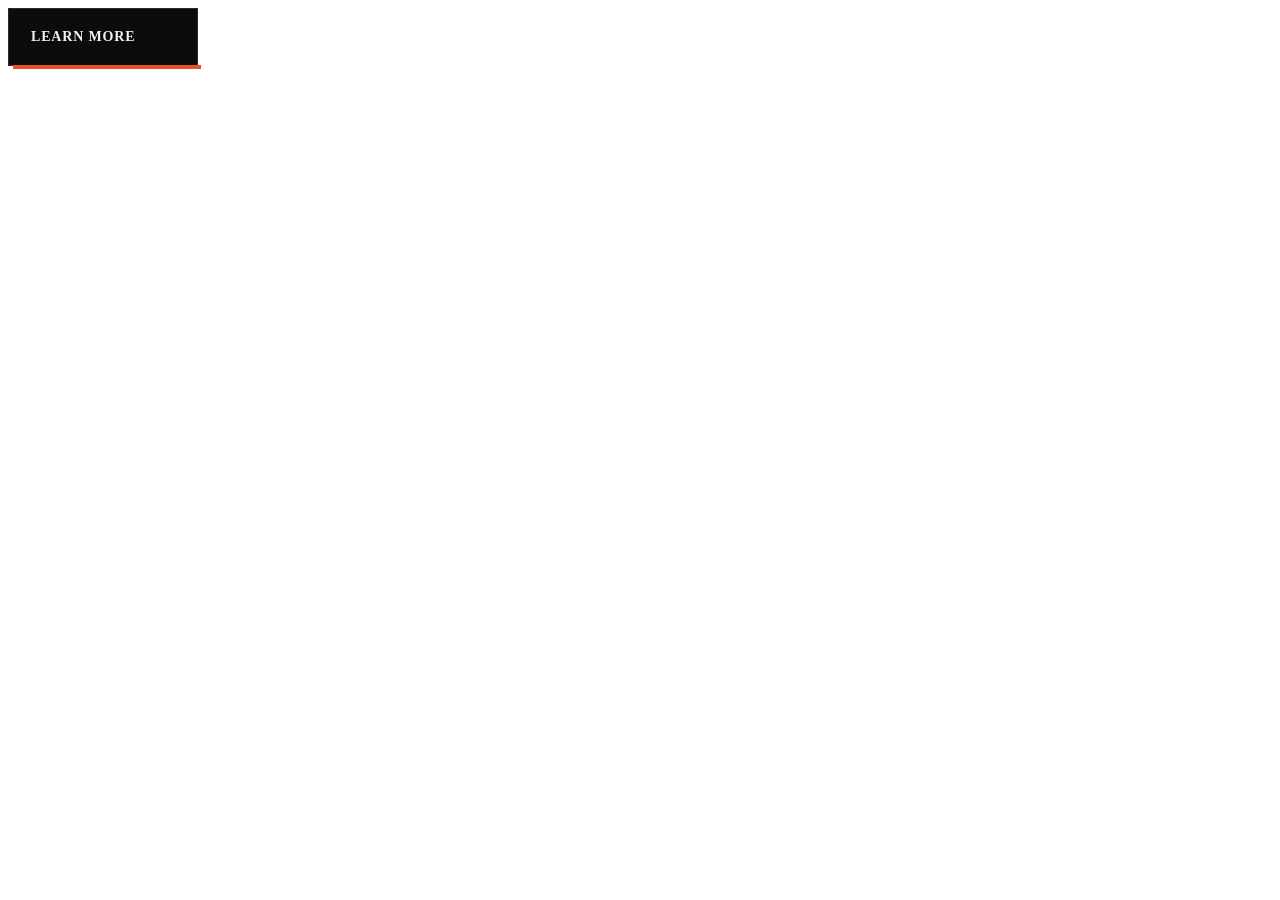
<file: dummy.html>
<!DOCTYPE html>
<html lang="en">

<head>
    <meta charset="UTF-8">
    <meta name="viewport" content="width=device-width, initial-scale=1.0">
    <title>Document</title>
    <style>
        .learn-more {
            position: relative;

            width: 190px;
            height: 58px;

            display: flex;
            align-items: center;
            justify-content: space-between;

            padding: 0 18px 0 22px;

            background: #0c0c0c;
            color: #f4f2ec;

            border: 1px solid #2b2b2b;
            border-radius: 0;

            font-family: inherit;
            font-size: 14px;
            font-weight: 700;
            letter-spacing: 0.06em;
            text-transform: uppercase;

            cursor: pointer;

            transform-style: preserve-3d;

            transition:
                transform 0.25s ease,
                border-color 0.3s ease;
        }


        /* ORANGE WIPE */

        .learn-more::before {
            content: "";

            position: absolute;
            inset: 0;

            background: #e8501f;

            transform: scaleX(0);
            transform-origin: left;

            z-index: 0;

            transition:
                transform 0.4s cubic-bezier(.77, 0, .18, 1);
        }


        /* SMALL 3D ORANGE EDGE */

        .learn-more::after {
            content: "";

            position: absolute;

            left: 4px;
            right: -4px;
            bottom: -4px;

            height: 4px;

            background: #e8501f;

            z-index: -1;

            transition:
                left 0.25s ease,
                right 0.25s ease,
                bottom 0.25s ease;
        }


        /* TEXT */

        .lm-text {
            position: relative;
            z-index: 2;

            transition:
                transform 0.35s ease,
                color 0.3s ease;
        }


        /* ARROW */

        .lm-arrow {
            position: relative;
            z-index: 2;

            color: #96938c;

            font-size: 20px;

            opacity: 0;

            transform: translateX(-8px);

            transition:
                opacity 0.25s ease,
                transform 0.35s ease,
                color 0.3s ease;
        }


        /* =========================
   HOVER
========================= */

        .learn-more:hover {
            border-color: #e8501f;

            transform: translate(-3px, -3px);
        }


        .learn-more:hover::before {
            transform: scaleX(1);
        }


        /* Move the small depth */

        .learn-more:hover::after {
            left: 3px;
            right: -3px;
            bottom: -3px;
        }


        /* Move text */

        .learn-more:hover .lm-text {
            color: #0c0c0c;

            transform: translateX(5px);
        }


        /* Reveal arrow */

        .learn-more:hover .lm-arrow {
            opacity: 1;

            color: #0c0c0c;

            transform: translateX(0);
        }


        /* =========================
   CLICK
========================= */

        .learn-more:active {
            transform: translate(0, 0);
        }

        .learn-more:active::after {
            bottom: 0;
        }
    </style>
</head>

<body>
    <button class="learn-more">
        <span class="lm-text">Learn More</span>
        <span class="lm-arrow">↗</span>
    </button>
</body>

</html>
</file>
